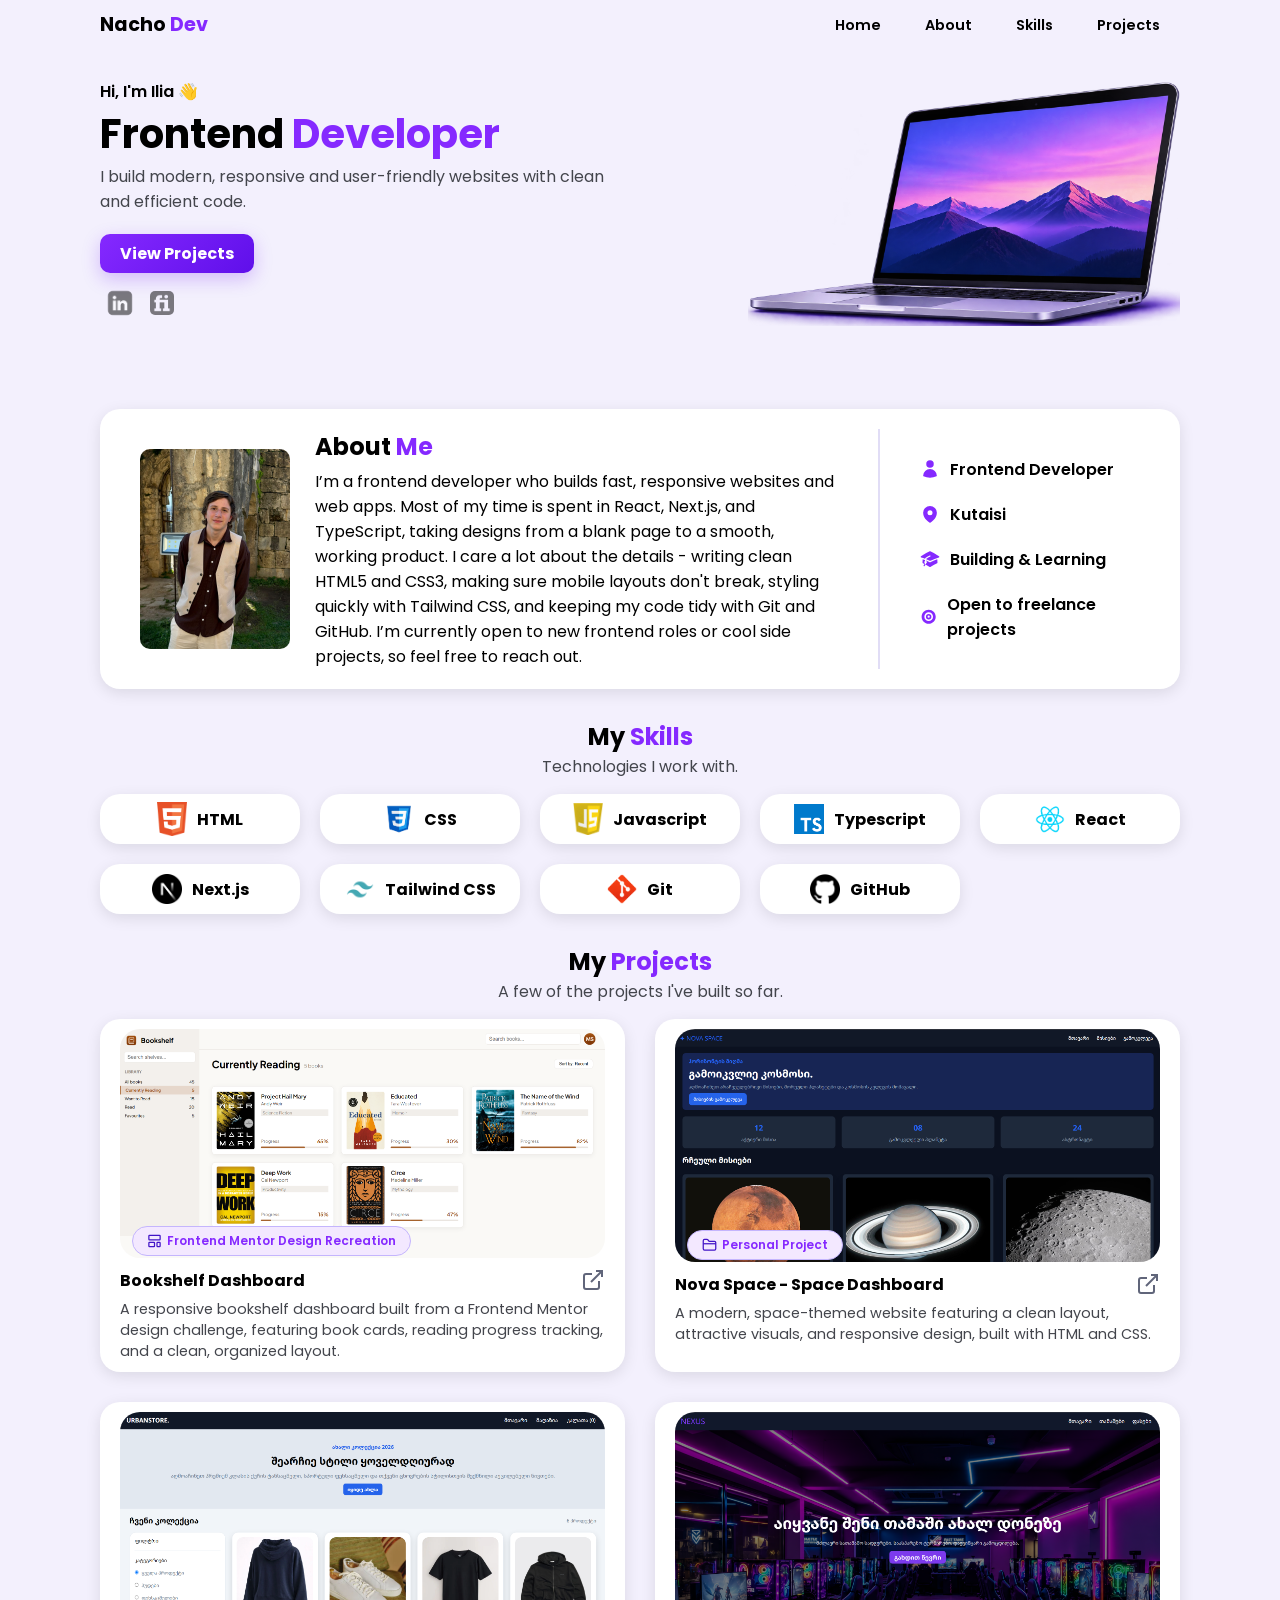
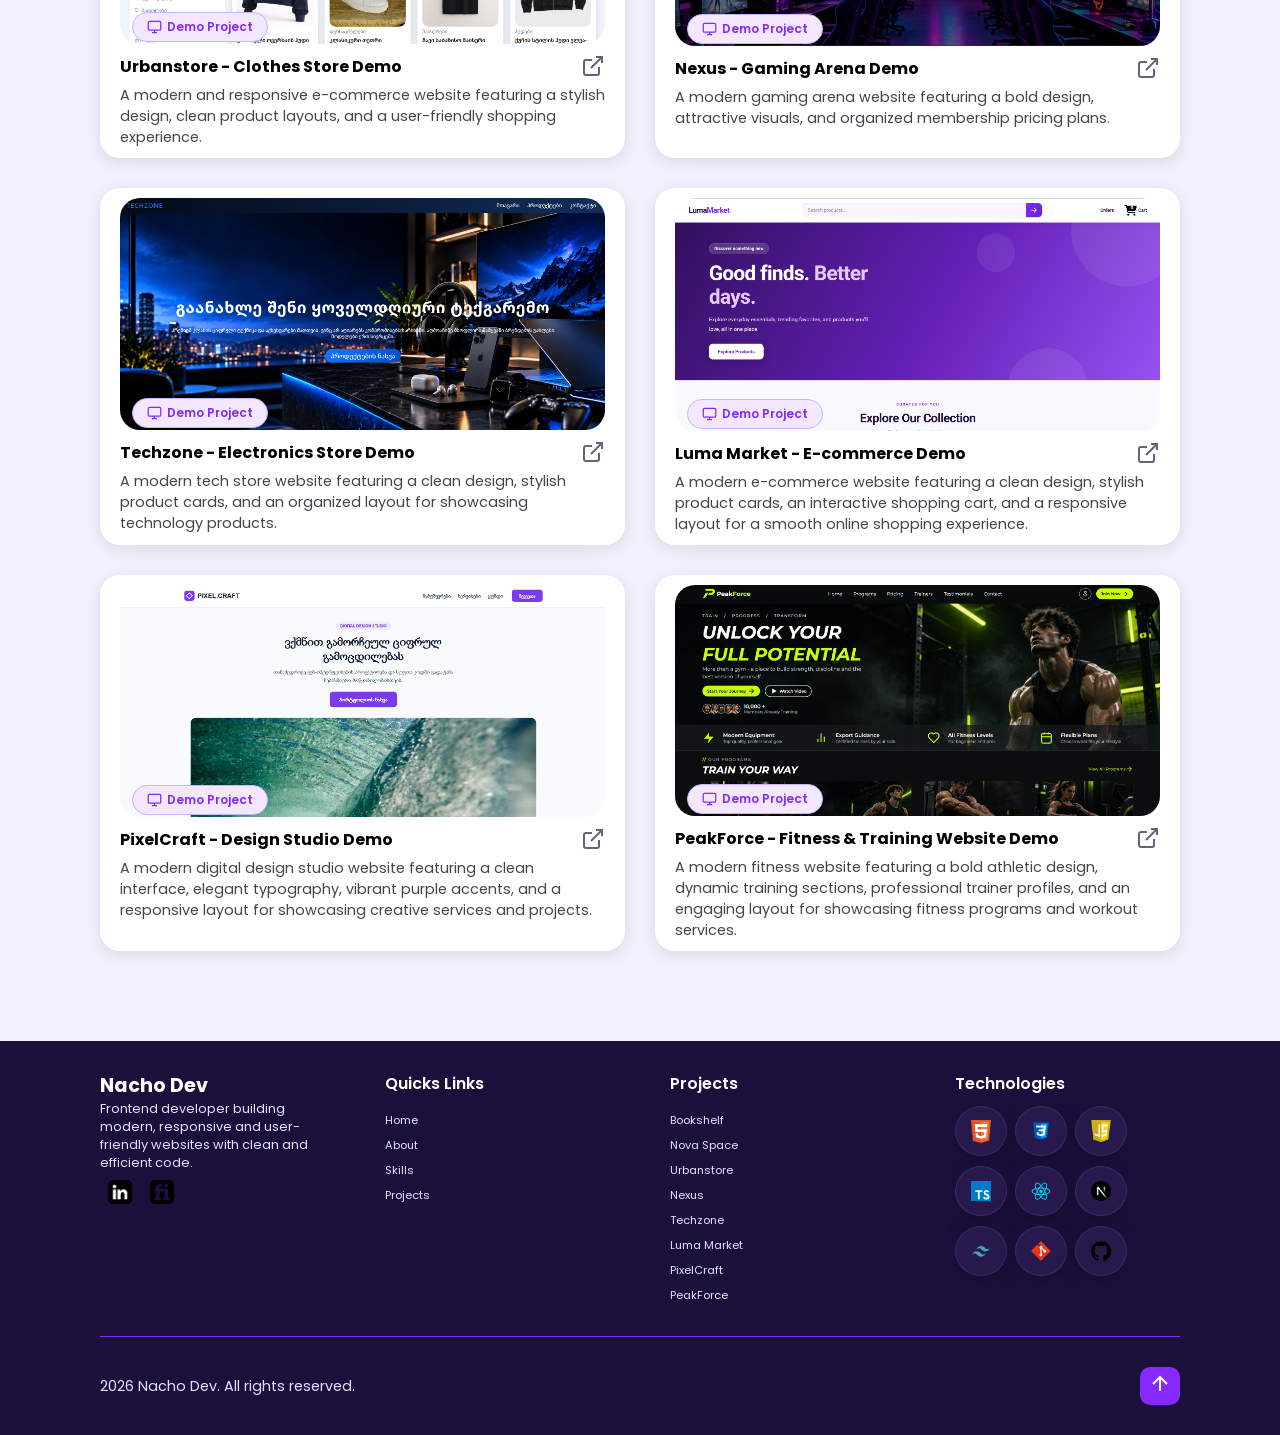
<file: index.html>
<!DOCTYPE html>
<html lang="en">
<head>
   <meta charset="UTF-8">
   <meta name="viewport" content="width=device-width, initial-scale=1.0">
   <title>Nacho Dev - Portfolio</title>
   <link rel="icon" href="images/logo.png" type="image/x-icon">
   <link rel="stylesheet" href="style.css">
   <link rel="preconnect" href="https://fonts.googleapis.com">
   <link rel="preconnect" href="https://fonts.gstatic.com" crossorigin>
   <link href="https://fonts.googleapis.com/css2?family=Poppins:ital,wght@0,100;0,200;0,300;0,400;0,500;0,600;0,700;0,800;0,900;1,100;1,200;1,300;1,400;1,500;1,600;1,700;1,800;1,900&display=swap" rel="stylesheet">
<body>
   <header class="site-header">
      <div class="logo">Nacho <span>Dev</span></div>

      <ul class="nav-links">
         <li><a href="#">Home</a></li>
         <li><a href="#about">About</a></li>
         <li><a href="#skills">Skills</a></li>
         <li><a href="#projects">Projects</a></li>
      </ul>

      <details class="mobile-menu">
         <summary>☰</summary>

         <nav>
            <a href="#">Home</a>
            <a href="#about">About</a>
            <a href="#skills">Skills</a>
            <a href="#projects">Projects</a>
         </nav>
      </details>
   </header>

   <main>
      <section class="hero-section">
         <div>
            <p class="hero-greeting">Hi, I'm Ilia 👋</p>
            <h1>Frontend <span>Developer</span></h1>
            <p class="hero-desc">I build modern, responsive and user-friendly websites with clean and efficient code.</p>
            <a href="#projects" class="view-projects-btn">View Projects</a>
            
            <div class="profile-btns">
               <a href="https://www.linkedin.com/in/ilia-n-b10301450/" target="_blank" rel="noopener noreferrer"><img src="images/linkedin-icon.webp" alt="Linkedin Icon" class="linkedin-profile-icon"></a>
               <a href="https://www.fiverr.com/sellers/narcho_dev/" target="_blank" rel="noopener noreferrer"><img src="images/fiverr-icon.png" alt="Linkedin Icon" class="fiverr-profile-icon"></a>
            </div>
         </div>
         <img src="images/hero-img.png" alt="Hero Image" class="hero-img">
      </section>

      <section class="about-section" id="about">
         <div class="main">
            <img src="images/profile.jpeg" alt="About Image">
            <div class="content">
               <h3>About <span>Me</span></h3>
               <p>I’m a frontend developer who builds fast, responsive websites and web apps. Most of my time is spent in React, Next.js, and TypeScript, taking designs from a blank page to a smooth, working product. I care a lot about the details - writing clean HTML5 and CSS3, making sure mobile layouts don't break, styling quickly with Tailwind CSS, and keeping my code tidy with Git and GitHub. I’m currently open to new frontend roles or cool side projects, so feel free to reach out.</p>
            </div>
         </div>
         <div class="aside">
            <p>
               <svg xmlns="http://www.w3.org/2000/svg" viewBox="0 0 24 24" fill="currentColor" class="w-6 h-6">
                  <path fill-rule="evenodd" d="M7.5 6a4.5 4.5 0 1 1 9 0 4.5 4.5 0 0 1-9 0ZM3.751 20.105a8.25 8.25 0 0 1 16.498 0 .75.75 0 0 1-.437.695A18.683 18.683 0 0 1 12 22.5c-2.786 0-5.433-.608-7.812-1.7a.75.75 0 0 1-.437-.695Z" clip-rule="evenodd" />
               </svg>
               Frontend Developer
            </p>

            <p>
               <svg xmlns="http://www.w3.org/2000/svg" viewBox="0 0 24 24" fill="currentColor" class="w-6 h-6">
                  <path fill-rule="evenodd" d="m11.54 22.351.07.04.028.016a.76.76 0 0 0 .723 0l.028-.015.071-.041a16.975 16.975 0 0 0 1.144-.742 19.58 19.58 0 0 0 2.683-2.282c1.944-1.99 3.963-4.98 3.963-8.827a8.25 8.25 0 0 0-16.5 0c0 3.846 2.02 6.837 3.963 8.827a19.58 19.58 0 0 0 2.682 2.282 16.975 16.975 0 0 0 1.145.742ZM12 13.5a3 3 0 1 0 0-6 3 3 0 0 0 0 6Z" clip-rule="evenodd" />
               </svg>
               Kutaisi
            </p>

            <p>
               <svg xmlns="http://www.w3.org/2000/svg" viewBox="0 0 24 24" fill="currentColor" class="w-6 h-6">
                  <path d="M11.7 2.805a.75.75 0 0 1 .6 0A60.65 60.65 0 0 1 22.83 8.72a.75.75 0 0 1-.231 1.337 49.948 49.948 0 0 0-9.902 3.912l-.003.002c-.114.06-.227.119-.34.18a.75.75 0 0 1-.707 0A50.88 50.88 0 0 0 7.5 12.173v-.224c0-.131.067-.248.172-.311a54.615 54.615 0 0 1 4.653-2.52.75.75 0 0 0-.65-1.352 56.123 56.123 0 0 0-4.78 2.589 1.858 1.858 0 0 0-.859 1.228 49.803 49.803 0 0 0-4.634-1.527.75.75 0 0 1-.231-1.337A60.653 60.653 0 0 1 11.7 2.805Z" />
                  <path d="M13.06 15.473a48.45 48.45 0 0 1 7.666-3.282c.134 1.414.22 2.843.255 4.284a.75.75 0 0 1-.46.711 47.87 47.87 0 0 0-8.105 4.342.75.75 0 0 1-.832 0 47.87 47.87 0 0 0-8.104-4.342.75.75 0 0 1-.461-.71c.035-1.442.121-2.87.255-4.286.921.304 1.83.634 2.726.99v1.27a1.5 1.5 0 0 0-.14 2.508c-.09.38-.222.753-.397 1.11.452.213.901.434 1.346.66a6.727 6.727 0 0 0 .551-1.607 1.5 1.5 0 0 0 .14-2.67v-.645a48.549 48.549 0 0 1 3.44 1.667 2.25 2.25 0 0 0 2.12 0Z" />
                  <path d="M4.462 19.462c.42-.419.753-.89 1-1.395.453.214.902.435 1.347.662a6.742 6.742 0 0 1-1.286 1.794.75.75 0 0 1-1.06-1.06Z" />
               </svg>
               Building & Learning
            </p>

            <p>
               <svg xmlns="http://www.w3.org/2000/svg" viewBox="0 0 24 24" fill="currentColor" class="w-6 h-6">
                  <path fill-rule="evenodd" d="M12 2.25c-5.385 0-9.75 4.365-9.75 9.75s4.365 9.75 9.75 9.75 9.75-4.365 9.75-9.75S17.385 2.25 12 2.25ZM12 6a6 6 0 1 0 0 12 6 6 0 0 0 0-12Zm-3.75 6a3.75 3.75 0 1 1 7.5 0 3.75 3.75 0 0 1-7.5 0ZM12 10.5a1.5 1.5 0 1 0 0 3 1.5 1.5 0 0 0 0-3Z" clip-rule="evenodd" />
               </svg>
               Open to freelance projects
            </p>
         </div>
      </section>

      <section class="skills-section" id="skills">
         <h3>My <span>Skills</span></h3>
         <p class="desc">Technologies I work with.</p>
         <div class="tech-grid">
            <div class="tech-card">
               <img src="images/tech-images/html.webp" alt="Html">
               <p>HTML</p>
            </div>

            <div class="tech-card">
               <img src="images/tech-images/css.png" alt="CSS">
               <p>CSS</p>
            </div>

            <div class="tech-card">
               <img src="images/tech-images/javascript.png" alt="Javascript">
               <p>Javascript</p>
            </div>

            <div class="tech-card">
               <img src="images/tech-images/typescript.png" alt="Typescript">
               <p>Typescript</p>
            </div>

            <div class="tech-card">
               <img src="images/tech-images/react.png" alt="React">
               <p>React</p>
            </div>

            <div class="tech-card">
               <img src="images/tech-images/nextjs.png" alt="Next.js">
               <p>Next.js</p>
            </div>

            <div class="tech-card">
               <img src="images/tech-images/tailwind.webp" alt="Tailwind CSS">
               <p>Tailwind CSS</p>
            </div>

            <div class="tech-card">
               <img src="images/tech-images/git.png" alt="Git">
               <p>Git</p>
            </div>

            <div class="tech-card">
               <img src="images/tech-images/github.png" alt="Git">
               <p>GitHub</p>
            </div>
         </div>
      </section>

      <section class="projects-section" id="projects">
         <h3>My <span>Projects</span></h3>
         <p class="desc">A few of the projects I've built so far.</p>
         <div class="projects-grid">
            <div class="project-card">
               <div class="project-image">
                  <img src="images/project-images/bookshelf.png" alt="Bookshelf website">
                  <span class="project-label">
                     <svg xmlns="http://www.w3.org/2000/svg" viewBox="0 0 24 24" width="64" height="64" fill="none" stroke="#4214C7" stroke-width="2">
                        <rect width="18" height="7" x="3" y="3" rx="1" />
                        <rect width="9" height="7" x="3" y="14" rx="1" />
                        <rect width="5" height="7" x="16" y="14" rx="1" />
                     </svg>
                     Frontend Mentor Design Recreation
                  </span>
               </div>
               <div>
                  <p class="project-name">Bookshelf Dashboard</p>
                  <a href="projects/bookshelf-dashboard/index.html" target="_blank" rel="noopener noreferrer">
                     <svg xmlns="http://www.w3.org/2000/svg" viewBox="0 0 24 24" width="24" height="24" fill="none" stroke="#1E2543" stroke-width="2">
                        <path d="M18 13v6a2 2 0 0 1-2 2H5a2 2 0 0 1-2-2V8a2 2 0 0 1 2-2h6" />
                        <polyline points="15 3 21 3 21 9" />
                        <line x1="10" y1="14" x2="21" y2="3" />
                     </svg>
                  </a>
               </div>
               
               <p class="project-desc">A responsive bookshelf dashboard built from a Frontend Mentor design challenge, featuring book cards, reading progress tracking, and a clean, organized layout.</p>
            </div>

            <div class="project-card">
               <div class="project-image">
                  <img src="images/project-images/novaspace.png" alt="Nova Space website">
                  <span class="project-label">
                     <svg xmlns="http://www.w3.org/2000/svg" viewBox="0 0 24 24" width="64" height="64" fill="none" stroke="#4214C7" stroke-width="2">
                        <path d="M4 20h16a2 2 0 0 0 2-2V8a2 2 0 0 0-2-2h-7.93a2 2 0 0 1-1.66-.9l-.82-1.2A2 2 0 0 0 7.93 3H4a2 2 0 0 0-2 2v13c0 1.1.9 2 2 2Z" />
                        <path d="M2 10h20" />
                     </svg>
                     Personal Project
                  </span>
               </div>
               <div>
                  <p class="project-name">Nova Space - Space Dashboard</p>
                  <a href="projects/nova-space-dashboard/index.html" target="_blank" rel="noopener noreferrer">
                     <svg xmlns="http://www.w3.org/2000/svg" viewBox="0 0 24 24" width="24" height="24" fill="none" stroke="#1E2543" stroke-width="2">
                        <path d="M18 13v6a2 2 0 0 1-2 2H5a2 2 0 0 1-2-2V8a2 2 0 0 1 2-2h6" />
                        <polyline points="15 3 21 3 21 9" />
                        <line x1="10" y1="14" x2="21" y2="3" />
                     </svg>
                  </a>
               </div>
               
               <p class="project-desc">A modern, space-themed website featuring a clean layout, attractive visuals, and responsive design, built with HTML and CSS.</p>
            </div>

            <div class="project-card">
               <div class="project-image">
                  <img src="images/project-images/urbanstore.png" alt="Urbanstore Website">
                  <span class="project-label">
                     <svg xmlns="http://www.w3.org/2000/svg" viewBox="0 0 24 24" width="64" height="64" fill="none" stroke="currentColor" stroke-width="2">
                        <rect x="2" y="3" width="20" height="14" rx="2" ry="2" />
                        <line x1="12" y1="17" x2="12" y2="21" />
                        <line x1="8" y1="21" x2="16" y2="21" />
                     </svg>
                     Demo Project
                  </span>
               </div>
               <div>
                  <p class="project-name">Urbanstore - Clothes Store Demo</p>
                  <a href="projects/urbanstore-clothes-shop/index.html" target="_blank" rel="noopener noreferrer">
                     <svg xmlns="http://www.w3.org/2000/svg" viewBox="0 0 24 24" width="24" height="24" fill="none" stroke="#1E2543" stroke-width="2">
                        <path d="M18 13v6a2 2 0 0 1-2 2H5a2 2 0 0 1-2-2V8a2 2 0 0 1 2-2h6" />
                        <polyline points="15 3 21 3 21 9" />
                        <line x1="10" y1="14" x2="21" y2="3" />
                     </svg>
                  </a>
               </div>
               <p class="project-desc">A modern and responsive e-commerce website featuring a stylish design, clean product layouts, and a user-friendly shopping experience.</p>
            </div>

            <div class="project-card">
               <div class="project-image">
                  <img src="images/project-images/nexus.png" alt="Nexus Website">
                  <span class="project-label">
                     <svg xmlns="http://www.w3.org/2000/svg" viewBox="0 0 24 24" width="64" height="64" fill="none" stroke="currentColor" stroke-width="2">
                        <rect x="2" y="3" width="20" height="14" rx="2" ry="2" />
                        <line x1="12" y1="17" x2="12" y2="21" />
                        <line x1="8" y1="21" x2="16" y2="21" />
                     </svg>
                     Demo Project
                  </span>
               </div>
               <div>
                  <p class="project-name">Nexus - Gaming Arena Demo</p>
                  <a href="projects/nexus-gaming-arena/index.html" target="_blank" rel="noopener noreferrer">
                     <svg xmlns="http://www.w3.org/2000/svg" viewBox="0 0 24 24" width="24" height="24" fill="none" stroke="#1E2543" stroke-width="2">
                        <path d="M18 13v6a2 2 0 0 1-2 2H5a2 2 0 0 1-2-2V8a2 2 0 0 1 2-2h6" />
                        <polyline points="15 3 21 3 21 9" />
                        <line x1="10" y1="14" x2="21" y2="3" />
                     </svg>
                  </a>
               </div>
               <p class="project-desc">A modern gaming arena website featuring a bold design, attractive visuals, and organized membership pricing plans.</p>
            </div>

            <div class="project-card">
               <div class="project-image">
                  <img src="images/project-images/techzone.png" alt="Nexus Website">
                  <span class="project-label">
                     <svg xmlns="http://www.w3.org/2000/svg" viewBox="0 0 24 24" width="64" height="64" fill="none" stroke="currentColor" stroke-width="2">
                        <rect x="2" y="3" width="20" height="14" rx="2" ry="2" />
                        <line x1="12" y1="17" x2="12" y2="21" />
                        <line x1="8" y1="21" x2="16" y2="21" />
                     </svg>
                     Demo Project
                  </span>
               </div>
               <div>
                  <p class="project-name">Techzone - Electronics Store Demo</p>
                  <a href="projects/techzone-tech-store/index.html" target="_blank" rel="noopener noreferrer">
                     <svg xmlns="http://www.w3.org/2000/svg" viewBox="0 0 24 24" width="24" height="24" fill="none" stroke="#1E2543" stroke-width="2">
                        <path d="M18 13v6a2 2 0 0 1-2 2H5a2 2 0 0 1-2-2V8a2 2 0 0 1 2-2h6" />
                        <polyline points="15 3 21 3 21 9" />
                        <line x1="10" y1="14" x2="21" y2="3" />
                     </svg>
                  </a>
               </div>
               <p class="project-desc">A modern tech store website featuring a clean design, stylish product cards, and an organized layout for showcasing technology products.</p>
            </div>

            <div class="project-card">
               <div class="project-image">
                  <img src="images/project-images/luma-market.png" alt="Nexus Website">
                  <span class="project-label">
                     <svg xmlns="http://www.w3.org/2000/svg" viewBox="0 0 24 24" width="64" height="64" fill="none" stroke="currentColor" stroke-width="2">
                        <rect x="2" y="3" width="20" height="14" rx="2" ry="2" />
                        <line x1="12" y1="17" x2="12" y2="21" />
                        <line x1="8" y1="21" x2="16" y2="21" />
                     </svg>
                     Demo Project
                  </span>
               </div>
               <div>
                  <p class="project-name">Luma Market - E-commerce Demo</p>
                  <a href="https://luma-market-demo.vercel.app" target="_blank" rel="noopener noreferrer">
                     <svg xmlns="http://www.w3.org/2000/svg" viewBox="0 0 24 24" width="24" height="24" fill="none" stroke="#1E2543" stroke-width="2">
                        <path d="M18 13v6a2 2 0 0 1-2 2H5a2 2 0 0 1-2-2V8a2 2 0 0 1 2-2h6" />
                        <polyline points="15 3 21 3 21 9" />
                        <line x1="10" y1="14" x2="21" y2="3" />
                     </svg>
                  </a>
               </div>
               <p class="project-desc">A modern e-commerce website featuring a clean design, stylish product cards, an interactive shopping cart, and a responsive layout for a smooth online shopping experience.</p>
            </div>

            <div class="project-card">
               <div class="project-image">
                  <img src="images/project-images/pixel-craft.png" alt="Pixel Craft Website">
                  <span class="project-label">
                     <svg xmlns="http://www.w3.org/2000/svg" viewBox="0 0 24 24" width="64" height="64" fill="none" stroke="currentColor" stroke-width="2">
                        <rect x="2" y="3" width="20" height="14" rx="2" ry="2" />
                        <line x1="12" y1="17" x2="12" y2="21" />
                        <line x1="8" y1="21" x2="16" y2="21" />
                     </svg>
                     Demo Project
                  </span>
               </div>
               <div>
                  <p class="project-name">PixelCraft - Design Studio Demo</p>
                  <a href="projects/pixel-craft-agency/index.html" target="_blank" rel="noopener noreferrer">
                     <svg xmlns="http://www.w3.org/2000/svg" viewBox="0 0 24 24" width="24" height="24" fill="none" stroke="#1E2543" stroke-width="2">
                        <path d="M18 13v6a2 2 0 0 1-2 2H5a2 2 0 0 1-2-2V8a2 2 0 0 1 2-2h6" />
                        <polyline points="15 3 21 3 21 9" />
                        <line x1="10" y1="14" x2="21" y2="3" />
                     </svg>
                  </a>
               </div>
               <p class="project-desc">A modern digital design studio website featuring a clean interface, elegant typography, vibrant purple accents, and a responsive layout for showcasing creative services and projects.</p>
            </div>

            <div class="project-card">
               <div class="project-image">
                  <img src="images/project-images/peakforce.png" alt="PeakForce Website">
                  <span class="project-label">
                     <svg xmlns="http://www.w3.org/2000/svg" viewBox="0 0 24 24" width="64" height="64" fill="none" stroke="currentColor" stroke-width="2">
                        <rect x="2" y="3" width="20" height="14" rx="2" ry="2" />
                        <line x1="12" y1="17" x2="12" y2="21" />
                        <line x1="8" y1="21" x2="16" y2="21" />
                     </svg>
                     Demo Project
                  </span>
               </div>
               <div>
                  <p class="project-name">PeakForce - Fitness &amp; Training Website Demo</p>
                  <a href="projects/peakforce-fitness-website/index.html" target="_blank" rel="noopener noreferrer">
                     <svg xmlns="http://www.w3.org/2000/svg" viewBox="0 0 24 24" width="24" height="24" fill="none" stroke="#1E2543" stroke-width="2">
                        <path d="M18 13v6a2 2 0 0 1-2 2H5a2 2 0 0 1-2-2V8a2 2 0 0 1 2-2h6" />
                        <polyline points="15 3 21 3 21 9" />
                        <line x1="10" y1="14" x2="21" y2="3" />
                     </svg>
                  </a>
               </div>
               <p class="project-desc">A modern fitness website featuring a bold athletic design, dynamic training sections, professional trainer profiles, and an engaging layout for showcasing fitness programs and workout services.</p>
            </div>
         </div>
      </section>
   </main>

   <footer class="site-footer">
      <div class="footer-top">
         <div class="footer-about">
            <p class="name">Nacho Dev</p>
            <p class="about-desc">Frontend developer building modern, responsive and user-friendly websites with clean and efficient code.</p>
            <div class="footer-profile-btns">
               <a href="https://www.linkedin.com/in/ilia-n-b10301450/" target="_blank" rel="noopener noreferrer"><img src="images/linkedin-icon.webp" alt="Linkedin Icon" class="linkedin-profile-icon"></a>
               <a href="https://www.fiverr.com/narcho_dev" target="_blank" rel="noopener noreferrer"><img src="images/fiverr-icon.png" alt="Fiverr Icon" class="fiverr-profile-icon"></a>
            </div>
         </div>

         <div class="footer-quick-links">
            <p class="title">Quicks Links</p>
            <ul class="footer-links">
               <li><a href="">Home</a></li>
               <li><a href="">About</a></li>
               <li><a href="">Skills</a></li>
               <li><a href="">Projects</a></li>
            </ul>
         </div>

         <div class="projects">
            <p class="title">Projects</p>
            <ul class="footer-links">
               <li><a href="projects/bookshelf-dashboard/index.html" target="_blank" rel="noopener noreferrer">Bookshelf</a></li>
               <li><a href="projects/nova-space-dashboard/index.html" target="_blank" rel="noopener noreferrer">Nova Space</a></li>
               <li><a href="projects/urbanstore-clothes-shop/index.html" target="_blank" rel="noopener noreferrer">Urbanstore</a></li>
               <li><a href="projects/nexus-gaming-arena/index.html" target="_blank" rel="noopener noreferrer">Nexus</a></li>
               <li><a href="projects/techzone-tech-store/index.html" target="_blank" rel="noopener noreferrer">Techzone</a></li>
               <li><a href="https://luma-market-demo.vercel.app" target="_blank" rel="noopener noreferrer">Luma Market</a></li>
               <li><a href="projects/pixel-craft-agency/index.html" target="_blank" rel="noopener noreferrer">PixelCraft</a></li>
               <li><a href="projects/peakforce-fitness-website/index.html" target="_blank" rel="noopener noreferrer">PeakForce</a></li>
            </ul>
         </div>

         <div class="footer-tech-sec">
            <p class="title">Technologies</p>
            <div class="footer-tech-grid">
               <div class="footer-tech-card">
                  <img src="images/tech-images/html.webp" alt="Html">
               </div>

               <div class="footer-tech-card">
                  <img src="images/tech-images/css.png" alt="CSS">
               </div>

               <div class="footer-tech-card">
                  <img src="images/tech-images/javascript.png" alt="Javascript">
               </div>

               <div class="footer-tech-card">
                  <img src="images/tech-images/typescript.png" alt="Typescript">
               </div>

               <div class="footer-tech-card">
                  <img src="images/tech-images/react.png" alt="React">
               </div>

               <div class="footer-tech-card">
                  <img src="images/tech-images/nextjs.png" alt="Next.js">
               </div>

               <div class="footer-tech-card">
                  <img src="images/tech-images/tailwind.webp" alt="Tailwind CSS">
               </div>

               <div class="footer-tech-card">
                  <img src="images/tech-images/git.png" alt="Git">
               </div>

               <div class="footer-tech-card">
                  <img src="images/tech-images/github.png" alt="Git">
               </div>
            </div>
         </div>
      </div>
      
      <div class="footer-foot">
         <p>2026 Nacho Dev. All rights reserved.</p>
         <a href="#" class="top-link">
           <svg xmlns="http://www.w3.org/2000/svg" viewBox="0 0 24 24" width="24" height="24" fill="none" stroke="#FFFFFF" stroke-width="2" style="stroke: #FFFFFF;">
               <path d="M12 19V5" />
               <path d="M5 12l7-7 7 7" />
            </svg>
         </a>
      </div>
   </footer>
</body>
</html>
</file>
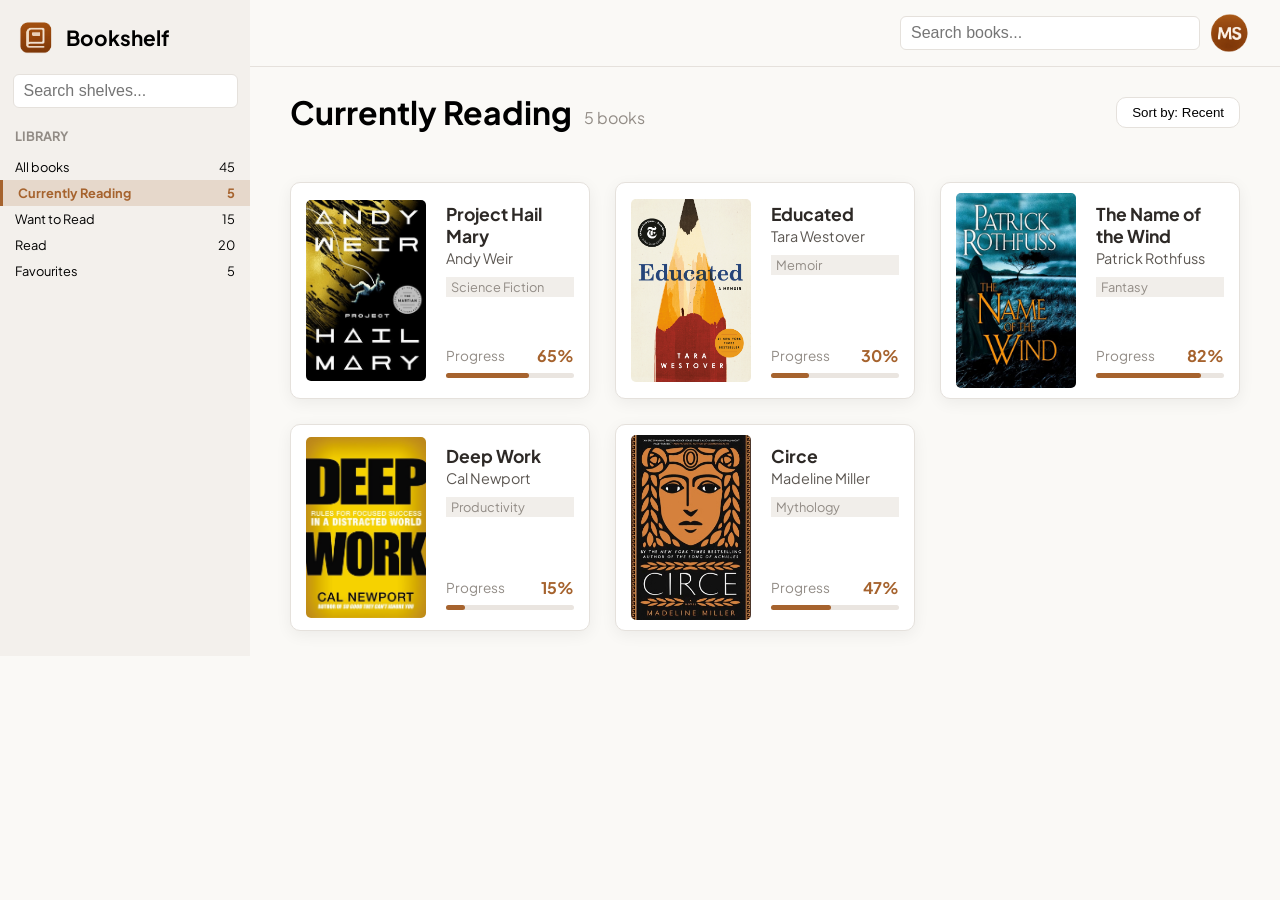
<file: projects/bookshelf-dashboard/index.html>
<!DOCTYPE html>
<html lang="en">
<head>
   <meta charset="UTF-8">
   <meta name="viewport" content="width=device-width, initial-scale=1.0">
   <title>Bookshelf Dashboard</title>
   <link rel="stylesheet" href="style.css">
   <link rel="preconnect" href="https://fonts.googleapis.com">
   <link rel="preconnect" href="https://fonts.gstatic.com" crossorigin>
   <link href="https://fonts.googleapis.com/css2?family=Plus+Jakarta+Sans:ital,wght@0,200..800;1,200..800&display=swap" rel="stylesheet">
</head>
<body>
   <div class="dashboard">
      <aside class="sidebar">
         <div class="top">
            <div class="logo">
               <img src="images/sidebar-icon.png" alt="Bookshelf Icon" class="sidebar-icon">
               <p>Bookshelf</p>
            </div>
            <input type="text" class="sidebar-search-bar" placeholder="Search shelves...">
         </div>
         <div class="main">
            <h4>LIBRARY</h4>
            <div class="pages-list">
               <div class="page-card">
                  <p class="page-name">All books</p>
                  <p class="stat">45</p>
               </div>

               <div class="page-card current-page">
                  <p class="page-name">Currently Reading</p>
                  <p class="stat">5</p>
               </div>

               <div class="page-card">
                  <p class="page-name">Want to Read</p>
                  <p class="stat">15</p>
               </div>

               <div class="page-card">
                  <p class="page-name">Read</p>
                  <p class="stat">20</p>
               </div>

               <div class="page-card">
                  <p class="page-name">Favourites</p>
                  <p class="stat">5</p>
               </div>
            </div>
         </div>
      </aside>

      <main>
         <header class="main-header">
            <input type="text" class="header-search-bar" placeholder="Search books...">
            <img src="images/profile-icon.png" alt="Profile icon" class="profile-img">
         </header>

         <section class="page-heading">
            <div class="heading-left">
               <h2>Currently Reading</h2>
               <p>5 books</p>
            </div>
            <button class="sort-btn">Sort by: Recent</button>
         </section>

         <section class="books-grid">
            <div class="book-card">
               <img src="images/book-hail-mary.jpg" alt="Book 'Hail Mary'" class="book-img">
               <div class="book-content">
                  <div class="top">
                     <p class="book-name">Project Hail Mary</p>
                     <p class="book-author">Andy Weir</p>
                     <p class="book-category">Science Fiction</p>
                  </div>

                  <div class="footer">
                     <div class="progress-stat">
                        <p class="progress-text">Progress</p>
                        <p class="progress-value">65%</p>
                     </div>
                     <div class="progress-bar">
                        <div class="progress-range-65"></div>
                     </div>
                  </div>
               </div>
            </div>

            <div class="book-card">
               <img src="images/book-educated.jpg" alt="Book 'Educated'" class="book-img">
               <div class="book-content">
                  <div class="top">
                     <p class="book-name">Educated</p>
                     <p class="book-author">Tara Westover</p>
                     <p class="book-category">Memoir</p>
                  </div>

                  <div class="footer">
                     <div class="progress-stat">
                        <p class="progress-text">Progress</p>
                        <p class="progress-value">30%</p>
                     </div>
                     <div class="progress-bar">
                        <div class="progress-range-30"></div>
                     </div>
                  </div>
               </div>
            </div>

            <div class="book-card">
               <img src="images/book-the-name-of-the-wind.jpg" alt="Book 'The Name of the Wind'" class="book-img">
               <div class="book-content">
                  <div class="top">
                     <p class="book-name">The Name of the Wind</p>
                     <p class="book-author">Patrick Rothfuss</p>
                     <p class="book-category">Fantasy</p>
                  </div>

                  <div class="footer">
                     <div class="progress-stat">
                        <p class="progress-text">Progress</p>
                        <p class="progress-value">82%</p>
                     </div>
                     <div class="progress-bar">
                        <div class="progress-range-82"></div>
                     </div>
                  </div>
               </div>
            </div>

            <div class="book-card">
               <img src="images/book-deep-work.jpg" alt="Book 'Deep Work'" class="book-img">
               <div class="book-content">
                  <div class="top">
                     <p class="book-name">Deep Work</p>
                     <p class="book-author">Cal Newport</p>
                     <p class="book-category">Productivity</p>
                  </div>

                  <div class="footer">
                     <div class="progress-stat">
                        <p class="progress-text">Progress</p>
                        <p class="progress-value">15%</p>
                     </div>
                     <div class="progress-bar">
                        <div class="progress-range-15"></div>
                     </div>
                  </div>
               </div>
            </div>

            <div class="book-card">
               <img src="images/book-circe.jpg" alt="Book 'Circe'" class="book-img">
               <div class="book-content">
                  <div class="top">
                     <p class="book-name">Circe</p>
                     <p class="book-author">Madeline Miller</p>
                     <p class="book-category">Mythology</p>
                  </div>

                  <div class="footer">
                     <div class="progress-stat">
                        <p class="progress-text">Progress</p>
                        <p class="progress-value">47%</p>
                     </div>
                     <div class="progress-bar">
                        <div class="progress-range-47"></div>
                     </div>
                  </div>
               </div>
            </div>
         </section>
      </main>
   </div>
</body>
</html>
</file>
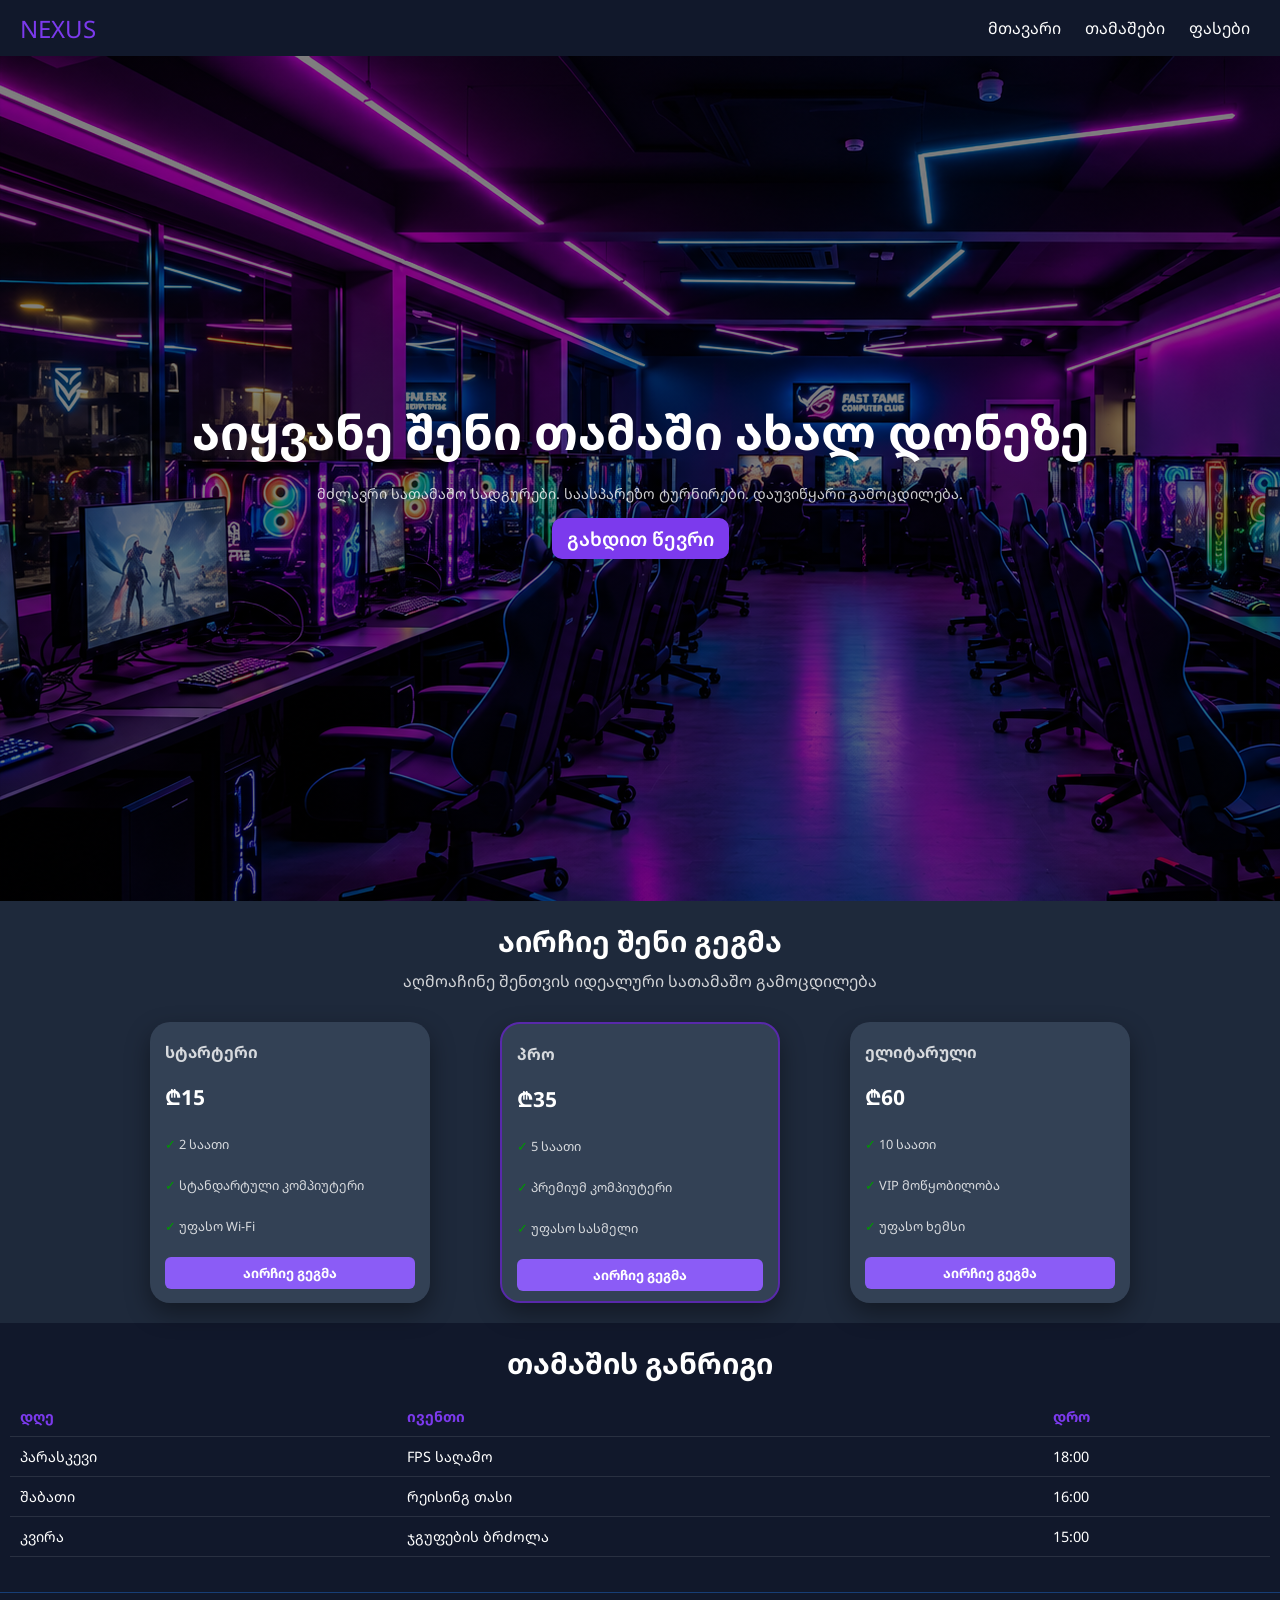
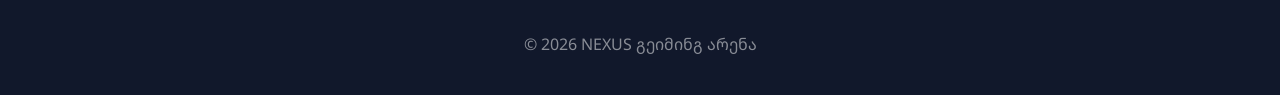
<file: projects/nexus-gaming-arena/index.html>
<!DOCTYPE html>
<html lang="en">
<head>
   <meta charset="UTF-8">
   <meta name="viewport" content="width=device-width, initial-scale=1.0">
   <title>Nexus - გეიმინგ არენა</title>
   <link rel="stylesheet" href="style.css">
   <link rel="preconnect" href="https://fonts.googleapis.com">
   <link rel="preconnect" href="https://fonts.gstatic.com" crossorigin>
   <link href="https://fonts.googleapis.com/css2?family=Noto+Sans+Georgian:wght@100..900&display=swap" rel="stylesheet">
</head>
<body>
   <header class="site-header">
      <a href="#" class="logo">NEXUS</a>
      <div class="nav-right">
         <a href="#">მთავარი</a>
         <a href="#">თამაშები</a>
         <a href="#plans">ფასები</a>
      </div>

      <details class="mobile-menu">
         <summary>☰</summary>

         <nav>
            <a href="#">მთავარი</a>
            <a href="#">თამაშები</a>
            <a href="#plans">ფასები</a>
         </nav>
      </details>
   </header>

   <main>
      <section class="hero-section">
         <h1>აიყვანე შენი თამაში ახალ დონეზე</h1>
         <p>მძლავრი სათამაშო სადგურები. საასპარეზო ტურნირები. დაუვიწყარი გამოცდილება.</p>
         <button>გახდით წევრი</button>
      </section>

      <section class="plans-section" id="plans">
         <h2>აირჩიე შენი გეგმა</h2>
         <p class="plans-section-description">აღმოაჩინე შენთვის იდეალური სათამაშო გამოცდილება</p>

         <div class="plan-cards">
            <div class="plan-card">
               <p class="plan-name">სტარტერი</p>
               <p class="plan-price">₾15</p>
               <p class="plan-condition"><span>&#10003;</span> 2 საათი</p>
               <p class="plan-condition"><span>&#10003;</span> სტანდარტული კომპიუტერი</p>
               <p class="plan-condition"><span>&#10003;</span> უფასო Wi-Fi</p>
               <button class="plan-card-btn">აირჩიე გეგმა</button>
            </div>

            <div class="plan-card chosen">
               <p class="plan-name">პრო</p>
               <p class="plan-price">₾35</p>
               <p class="plan-condition"><span>&#10003;</span> 5 საათი</p>
               <p class="plan-condition"><span>&#10003;</span> პრემიუმ კომპიუტერი</p>
               <p class="plan-condition"><span>&#10003;</span> უფასო სასმელი</p>
               <button class="plan-card-btn">აირჩიე გეგმა</button>
            </div>

            <div class="plan-card">
               <p class="plan-name">ელიტარული</p>
               <p class="plan-price">₾60</p>
               <p class="plan-condition"><span>&#10003;</span> 10 საათი</p>
               <p class="plan-condition"><span>&#10003;</span> VIP მოწყობილობა</p>
               <p class="plan-condition"><span>&#10003;</span> უფასო ხემსი</p>
               <button class="plan-card-btn">აირჩიე გეგმა</button>
            </div>
         </div>
      </section>

      <section class="schedule-section">
         <h2>თამაშის განრიგი</h2>

         <table class="schedule-table">
            <thead>
               <tr>
                  <th>დღე</th>
                  <th>ივენთი</th>
                  <th>დრო</th>
               </tr>
            </thead>

            <tbody>
               <tr>
                  <td>პარასკევი</td>
                  <td>FPS საღამო</td>
                  <td>18:00</td>
               </tr>

               <tr>
                  <td>შაბათი</td>
                  <td>რეისინგ თასი</td>
                  <td>16:00</td>
               </tr>

               <tr>
                  <td>კვირა</td>
                  <td>ჯგუფების ბრძოლა</td>
                  <td>15:00</td>
               </tr>
            </tbody>
         </table>
      </section>
   </main>

   <footer class="site-footer">
      <p>&copy; 2026 NEXUS გეიმინგ არენა</p>
   </footer>
</body>
</html>
</file>
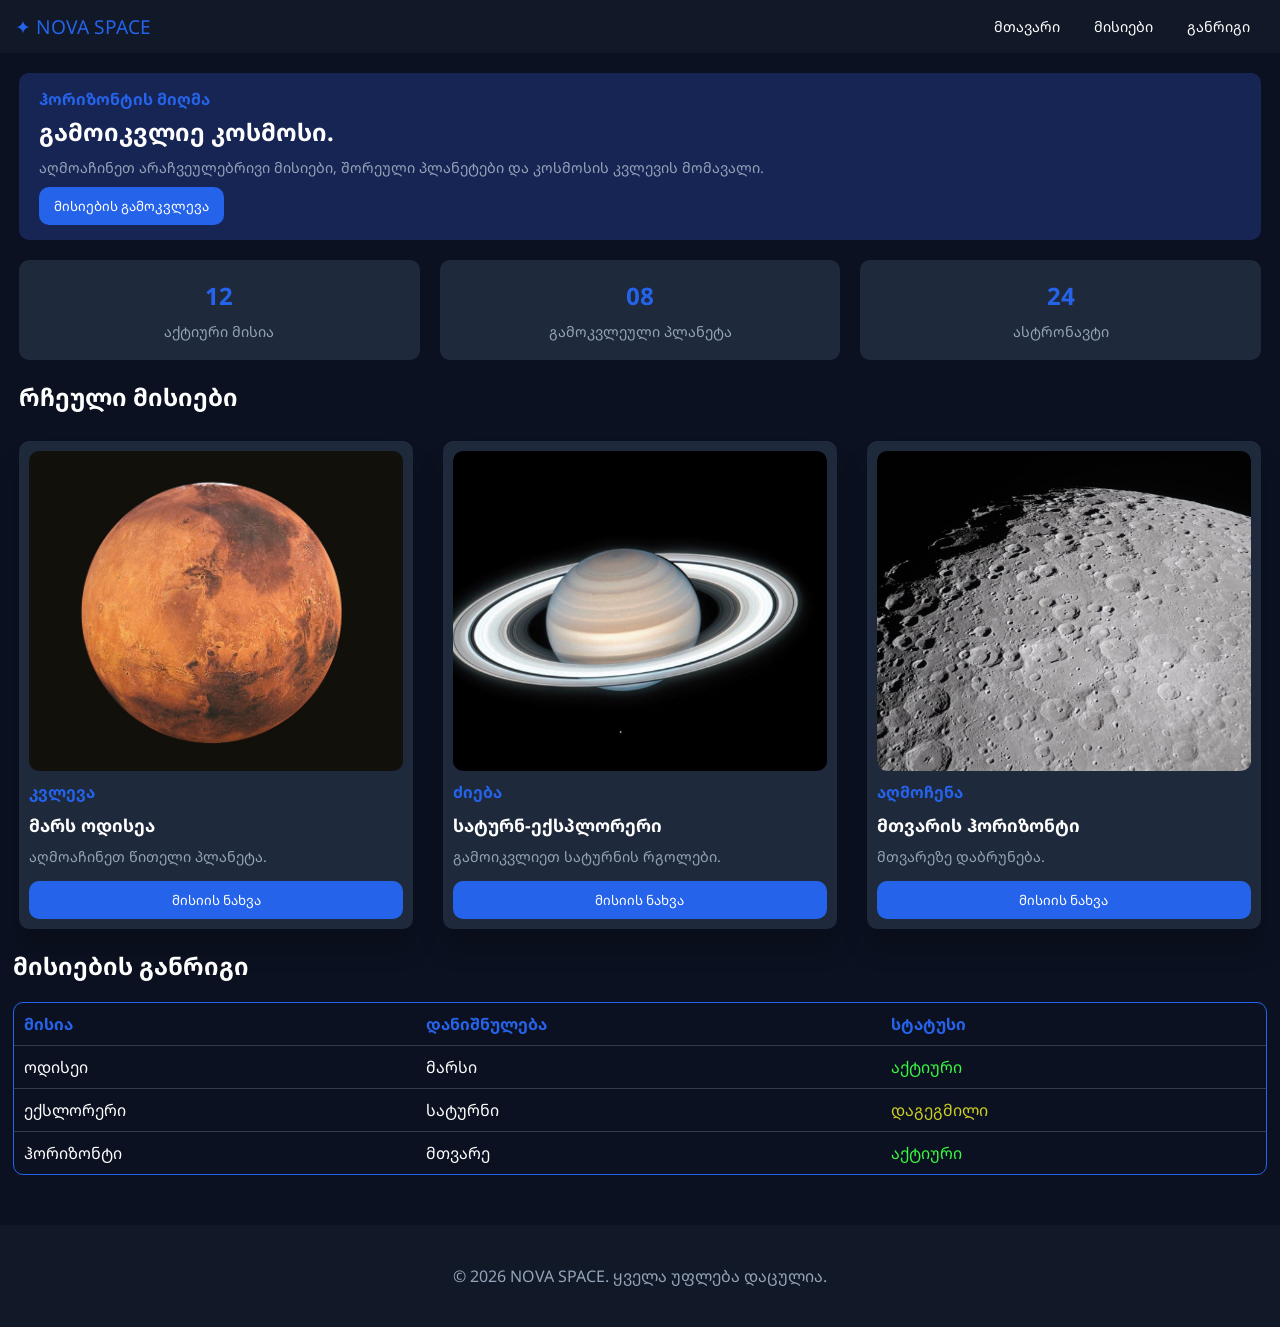
<file: projects/nova-space-dashboard/index.html>
<!DOCTYPE html>
<html lang="ka">
<head>
   <meta charset="UTF-8">
   <meta name="viewport" content="width=device-width, initial-scale=1.0">
   <title>Nova Space</title>
   <link rel="stylesheet" href="style.css">
   <link rel="preconnect" href="https://fonts.googleapis.com">
   <link rel="preconnect" href="https://fonts.gstatic.com" crossorigin>
   <link href="https://fonts.googleapis.com/css2?family=Noto+Sans+Georgian:wght@100..900&display=swap" rel="stylesheet">
</head>
<body>
   <header class="navbar">
      <div class="logo">✦ NOVA SPACE</div>
      <ul class="nav-links">
         <li><a href="#">მთავარი</a></li>
         <li><a href="#missions">მისიები</a></li>
         <li><a href="#schedule">განრიგი</a></li>
      </ul>

      <details class="mobile-menu">
         <summary>☰</summary>

         <nav>
            <li><a href="#">მთავარი</a></li>
            <li><a href="#missions">მისიები</a></li>
            <li><a href="#schedule">განრიგი</a></li>
         </nav>
      </details>
   </header>

   <main>
      <section class="hero-section">
         <p class="paragraph-catchy">ჰორიზონტის მიღმა</p>
         <h1>გამოიკვლიე კოსმოსი.</h1>
         <p class="hero-desc">აღმოაჩინეთ არაჩვეულებრივი მისიები, შორეული პლანეტები და კოსმოსის კვლევის მომავალი.</p>
         <button>მისიების გამოკვლევა</button>
      </section>

      <section class="stats-section">
         <div class="stat-card">
            <p class="stat-value">12</p>
            <p class="stat-name">აქტიური მისია</p>
         </div>

         <div class="stat-card">
            <p class="stat-value">08</p>
            <p class="stat-name">გამოკვლეული პლანეტა</p>
         </div>

         <div class="stat-card">
            <p class="stat-value">24</p>
            <p class="stat-name">ასტრონავტი</p>
         </div>
      </section>

      <section class="missions-section" id="missions">
         <h2>რჩეული მისიები</h2>
         <div class="missions-grid">
            <div class="mission-card">
               <img src="images/mars.jpg" alt="მარსი" class="mission-card-img">
               <p class="mission-category">კვლევა</p>
               <p class="mission-name">მარს ოდისეა</p>
               <p class="mission-desc">აღმოაჩინეთ წითელი პლანეტა.</p>
               <button>მისიის ნახვა</button>
            </div>

            <div class="mission-card">
               <img src="images/saturn.jpg" alt="სატურნი" class="mission-card-img">
               <p class="mission-category">ძიება</p>
               <p class="mission-name">სატურნ-ექსპლორერი</p>
               <p class="mission-desc">გამოიკვლიეთ სატურნის რგოლები.</p>
               <button>მისიის ნახვა</button>
            </div>

            <div class="mission-card">
               <img src="images/moon.jpg" alt="მთვარე" class="mission-card-img">
               <p class="mission-category">აღმოჩენა</p>
               <p class="mission-name">მთვარის ჰორიზონტი</p>
               <p class="mission-desc">მთვარეზე დაბრუნება.</p>
               <button>მისიის ნახვა</button>
            </div>
         </div>
      </section>

      <section class="schedule-section" id="schedule">
         <h2>მისიების განრიგი</h2>

         <table class="schedule-table">
            <thead>
               <tr class="bordered">
                  <th>მისია</th>
                  <th>დანიშნულება</th>
                  <th>სტატუსი</th>
               </tr>
            </thead>

            <tbody>
               <tr class="bordered">
                  <td>ოდისეი</td>
                  <td>მარსი</td>
                  <td class="active">აქტიური</td>
               </tr>

               <tr class="bordered">
                  <td>ექსლორერი</td>
                  <td>სატურნი</td>
                  <td class="planned">დაგეგმილი</td>
               </tr>

               <tr>
                  <td>ჰორიზონტი</td>
                  <td>მთვარე</td>
                  <td class="active">აქტიური</td>
               </tr>
            </tbody>
         </table>
      </section>
   </main>

   <footer class="site-footer">
      <p>&copy; 2026 NOVA SPACE. ყველა უფლება დაცულია.</p>
   </footer>
</body>
</html>
</file>
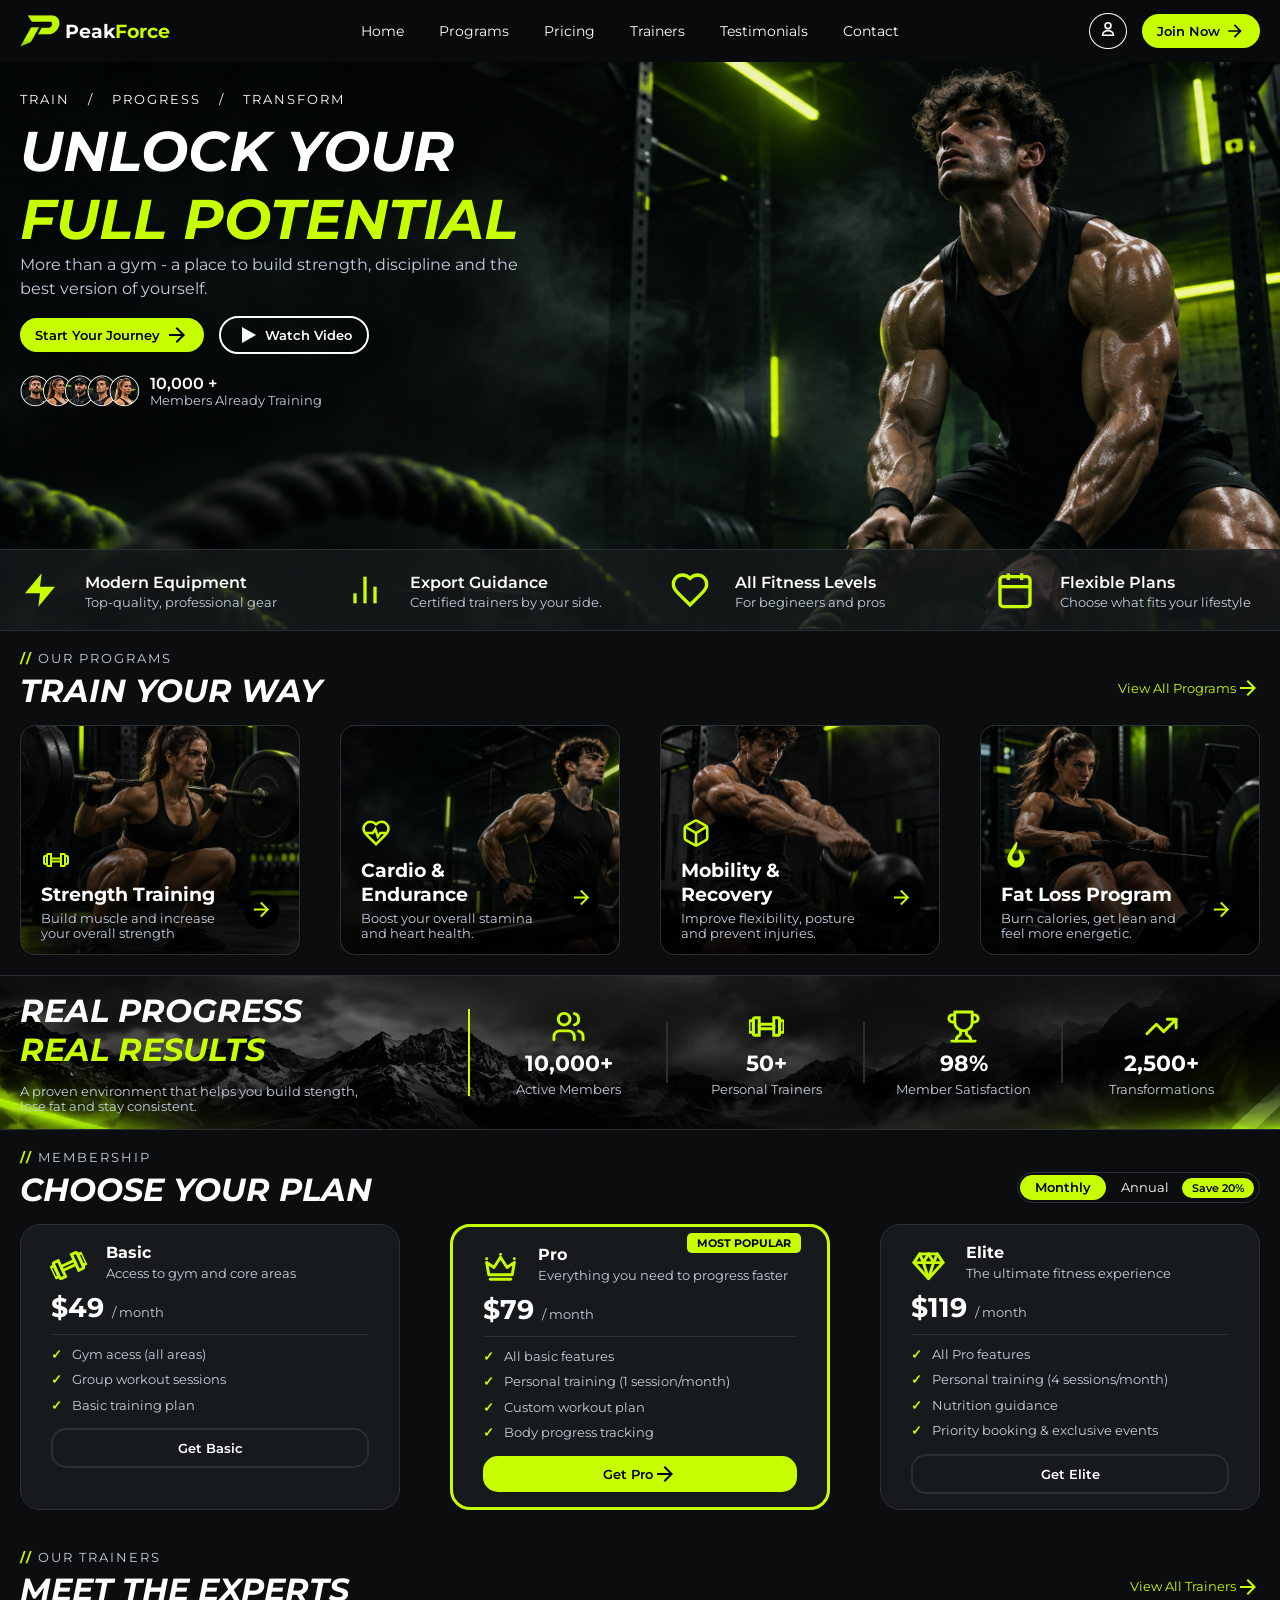
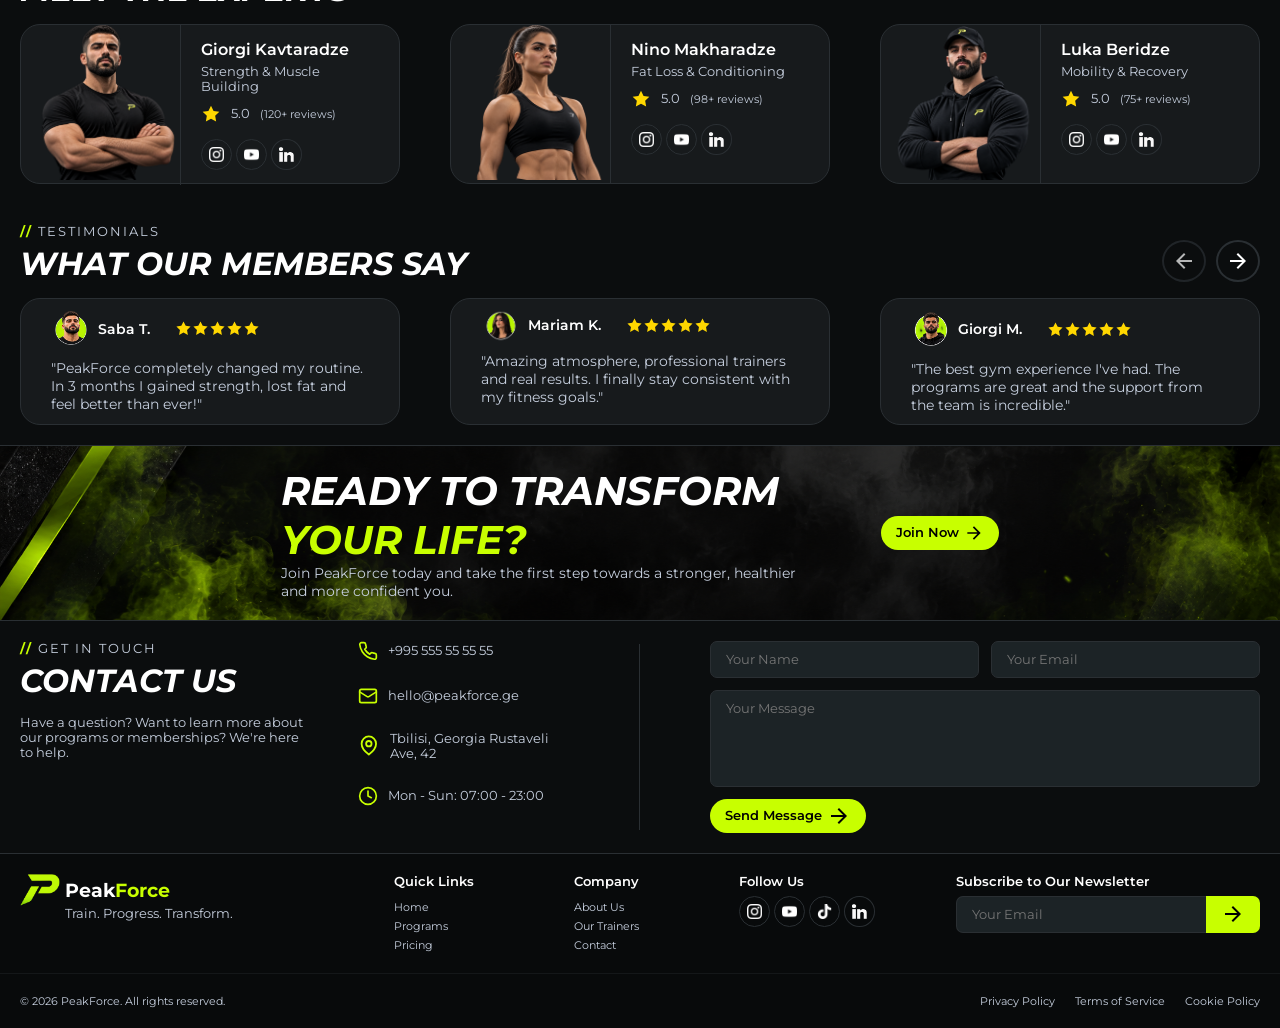
<file: projects/peakforce-fitness-website/index.html>
<!DOCTYPE html>
<html lang="en">
<head>
   <meta charset="UTF-8">
   <meta name="viewport" content="width=device-width, initial-scale=1.0">
   <title>PeakForce - Fitness & Training Website Demo</title>
   <link rel="stylesheet" href="style.css">
   <link rel="preconnect" href="https://fonts.googleapis.com">
   <link rel="preconnect" href="https://fonts.gstatic.com" crossorigin>
   <link href="https://fonts.googleapis.com/css2?family=Montserrat:ital,wght@0,100..900;1,100..900&display=swap" rel="stylesheet">
</head>
<body>
   <header class="header">
      <div class="header-inner">
         <div class="website-logo">
            <img src="images/logo.png" alt="Logo" class="logo-img">
            <span class="fitness-name">Peak<span>Force</span></span>
         </div>

         <nav class="nav-links">
            <a href="#">Home</a>
            <a href="#programs">Programs</a>
            <a href="#pricing">Pricing</a>
            <a href="#trainers">Trainers</a>
            <a href="#testimonials">Testimonials</a>
            <a href="#contact">Contact</a>
         </nav>

         <div class="registration">
            <a href="#" class="profile-btn">
               <svg xmlns="http://www.w3.org/2000/svg" viewBox="0 0 24 24" width="24" height="24" fill="none" stroke="currentColor" stroke-width="2">
                  <circle cx="12" cy="8" r="3.5" />
                  <path d="M5.5 19.5c0-3.3 2.9-5.5 6.5-5.5s6.5 2.2 6.5 5.5z" />
               </svg>
            </a>
            <a href="#" class="join-btn">
               <span>Join Now</span>
               <svg xmlns="http://www.w3.org/2000/svg" viewBox="0 0 24 24" width="24" height="24" fill="black">
                  <path d="M12 4l-1.41 1.41L16.17 11H4v2h12.17l-5.58 5.59L12 20l8-8z" />
               </svg>
            </a>
         </div>
      </div>
   </header>

   <main>
      <section class="hero-section">
         <div class="hero-inner">
            <p class="hero-badge">TRAIN &ThickSpace; / &ThickSpace; PROGRESS &ThickSpace; / &ThickSpace; TRANSFORM</p>
            <h1>UNLOCK YOUR <span>FULL POTENTIAL</span></h1>
            <p class="hero-desc">More than a gym - a place to build strength, discipline and the best version of yourself.</p>
            <div class="hero-btns">
               <a href="#" class="start-btn">
                  Start Your Journey 
                  <svg xmlns="http://www.w3.org/2000/svg" viewBox="0 0 24 24" width="24" height="24" fill="black">
                     <path d="M12 4l-1.41 1.41L16.17 11H4v2h12.17l-5.58 5.59L12 20l8-8z" />
                  </svg>
               </a>
               <a href="#" class="watch-btn">
                  <svg xmlns="http://www.w3.org/2000/svg" viewBox="0 0 24 24" width="24" height="24" fill="currentColor">
                     <polygon points="6,4 20,12 6,20" />
                  </svg>
                  Watch Video
               </a>
            </div>
            <div class="hero-members">
               <img src="images/members.png" alt="Members" class="profiles-img">
               <div class="text-content">
                  <p class="members-number">10,000 +</p>
                  <p class="secondary">Members Already Training</p>
               </div>
            </div>
         </div>
      </section>

      <section class="conditions-section">
         <div class="conditions-inner">
            <div class="condition">
               <svg xmlns="http://www.w3.org/2000/svg" viewBox="0 0 24 24" fill="currentColor">
                  <polygon points="13 2 3 14 12 14 11 22 21 10 12 10 13 2" />
               </svg>
               <div class="text-content">
                  <p class="cond-title">
                     Modern Equipment
                  </p>
                  <p class="cond-desc">Top-quality, professional gear</p>
               </div>
            </div>

            <div class="condition">
               <svg xmlns="http://www.w3.org/2000/svg" viewBox="0 0 24 24" fill="currentColor" stroke="currentColor" stroke-width="2">
                  <line x1="18" y1="20" x2="18" y2="10" />
                  <line x1="12" y1="20" x2="12" y2="4" />
                  <line x1="6" y1="20" x2="6" y2="14" />
               </svg>

               <div class="text-content">
                  <p class="cond-title">
                     Export Guidance
                  </p>
                  <p class="cond-desc">Certified trainers by your side.</p>
               </div>
            </div>

            <div class="condition">
               <svg xmlns="http://www.w3.org/2000/svg" viewBox="0 0 24 24" fill="none" stroke="currentColor" stroke-width="2">
                  <path d="M19 14c1.49-1.46 3-3.21 3-5.5A5.5 5.5 0 0 0 16.5 3c-1.76 0-3 .5-4.5 2-1.5-1.5-2.74-2-4.5-2A5.5 5.5 0 0 0 2 8.5c0 2.3 1.5 4.05 3 5.5l7 7Z" />
               </svg>
               <div class="text-content">
                  <p class="cond-title">
                     All Fitness Levels
                  </p>
                  <p class="cond-desc">For begineers and pros</p>
               </div>
            </div>

            <div class="condition">
               <svg xmlns="http://www.w3.org/2000/svg" viewBox="0 0 24 24" fill="none" stroke="currentColor" stroke-width="2">
                  <rect x="3" y="4" width="18" height="18" rx="2" ry="2" />
                  <line x1="16" y1="2" x2="16" y2="6" />
                  <line x1="8" y1="2" x2="8" y2="6" />
                  <line x1="3" y1="10" x2="21" y2="10" />
               </svg>
                  <polygon points="13 2 3 14 12 14 11 22 21 10 12 10 13 2" />
               </svg>
               <div class="text-content">
                  <p class="cond-title">
                     Flexible Plans
                  </p>
                  <p class="cond-desc">Choose what fits your lifestyle</p>
               </div>
            </div>
         </div>
      </section>

      <section class="programs-section" id="programs">
         <div class="programs-inner">
            <div class="programs-header">
               <div>
                  <p class="programs-title"><span>//</span> OUR PROGRAMS</p>
                  <h2>TRAIN YOUR WAY</h2>
               </div>
               <a href="#" class="programs-header-btn">
                  <span>View All Programs</span>
                  <svg xmlns="http://www.w3.org/2000/svg" viewBox="0 0 24 24" width="24" height="24" fill="currentColor">
                     <path d="M12 4l-1.41 1.41L16.17 11H4v2h12.17l-5.58 5.59L12 20l8-8z" />
                  </svg>
               </a>
            </div>
            <div class="programs">
               <div class="program-card strength">
                  <svg xmlns="http://www.w3.org/2000/svg" viewBox="0 0 24 24" width="24" height="24" fill="none" stroke="currentColor" stroke-width="2" class="program-svg">
                     <path d="M4 6h3v12H4a1 1 0 0 1-1-1V7a1 1 0 0 1 1-1Z" />
                     <path d="M1 8h2v8H1a1 1 0 0 1-1-1V9a1 1 0 0 1 1-1Z" />
                     <path d="M17 6h3a1 1 0 0 1 1 1v10a1 1 0 0 1-1 1h-3V6Z" />
                     <path d="M21 8h2a1 1 0 0 1 1 1v6a1 1 0 0 1-1 1h-2V8Z" />
                     <rect x="7" y="10.5" width="10" height="3" rx="0.5" />
                  </svg>

                  <div class="program-content">
                     <div>
                        <p class="program-name">Strength Training</p>
                        <p class="program-desc">Build muscle and increase your overall strength</p>
                     </div>

                     <a href="#" class="program-view-btn">
                        <svg xmlns="http://www.w3.org/2000/svg" viewBox="0 0 24 24" fill="currentColor">
                           <path d="M12 4l-1.41 1.41L16.17 11H4v2h12.17l-5.58 5.59L12 20l8-8z" />
                        </svg>
                     </a>
                  </div>
               </div>

               <div class="program-card cardio">
                  <svg xmlns="http://www.w3.org/2000/svg" viewBox="0 0 24 24" fill="none" stroke="currentColor" stroke-width="2" class="program-svg">
                     <path d="M19 14c1.49-1.46 3-3.21 3-5.5A5.5 5.5 0 0 0 16.5 3c-1.76 0-3 .5-4.5 2-1.5-1.5-2.74-2-4.5-2A5.5 5.5 0 0 0 2 8.5c0 2.3 1.5 4.05 3 5.5l7 7Z" />
                     <polyline points="3.22 12 9.5 12 11.5 9 13.5 15 15.5 12 20.78 12" />
                  </svg>

                  <div class="program-content">
                     <div>
                        <p class="program-name">Cardio &amp; Endurance</p>
                        <p class="program-desc">Boost your overall stamina and heart health.</p>
                     </div>

                     <a href="#" class="program-view-btn">
                        <svg xmlns="http://www.w3.org/2000/svg" viewBox="0 0 24 24" fill="currentColor">
                           <path d="M12 4l-1.41 1.41L16.17 11H4v2h12.17l-5.58 5.59L12 20l8-8z" />
                        </svg>
                     </a>
                  </div>
               </div>

               <div class="program-card recovery">
                  <svg xmlns="http://www.w3.org/2000/svg" viewBox="0 0 24 24" fill="none" stroke="currentColor" stroke-width="2" class="program-svg">
                     <path d="M21 8a2 2 0 0 0-1-1.73l-7-4a2 2 0 0 0-2 0l-7 4A2 2 0 0 0 3 8v8a2 2 0 0 0 1 1.73l7 4a2 2 0 0 0 2 0l7-4A2 2 0 0 0 21 16Z" />
                     <polyline points="3.27 6.96 12 12.01 20.73 6.96" />
                     <line x1="12" y1="22.08" x2="12" y2="12" />
                  </svg>

                  <div class="program-content">
                     <div>
                        <p class="program-name">Mobility &amp; Recovery</p>
                        <p class="program-desc">Improve flexibility, posture and prevent injuries.</p>
                     </div>
                     
                     <a href="#" class="program-view-btn">
                        <svg xmlns="http://www.w3.org/2000/svg" viewBox="0 0 24 24" fill="currentColor">
                           <path d="M12 4l-1.41 1.41L16.17 11H4v2h12.17l-5.58 5.59L12 20l8-8z" />
                        </svg>
                     </a>
                  </div>
               </div>

               <div class="program-card fat-loss">
                  <svg xmlns="http://www.w3.org/2000/svg" viewBox="0 0 24 24" fill="currentColor" stroke="currentColor" stroke-width="2" class="program-svg">
                     <path d="M12 2c0 4-4 6-4 10a4 4 0 0 0 8 0c0-2-.5-3.5-1.5-5C16.5 9 17.5 11 18 13.5a6 6 0 1 1-12 0c0-3 2-5 6-11.5Z" />
                  </svg>

                  <div class="program-content">
                     <div>
                        <p class="program-name">Fat Loss Program</p>
                        <p class="program-desc">Burn calories, get lean and feel more energetic.</p>
                     </div>
                  
                     <a href="#" class="program-view-btn">
                        <svg xmlns="http://www.w3.org/2000/svg" viewBox="0 0 24 24" fill="currentColor">
                           <path d="M12 4l-1.41 1.41L16.17 11H4v2h12.17l-5.58 5.59L12 20l8-8z" />
                        </svg>
                     </a>
                  </div>
               </div>
            </div>
         </div>
      </section>

      <section class="stats-section">
         <div class="stats-inner">
            <div class="stats-title">
               <h2 class="stats-white-heading">REAL PROGRESS</h2>
               <h2 class="stats-green-heading">REAL RESULTS</h2>
               <p>A proven environment that helps you build stength, lose fat and stay consistent.</p>
            </div>

            <div class="stats">
               <div class="stat bordered">
                  <svg xmlns="http://w3.org" viewBox="0 0 24 24" fill="none" stroke="currentColor" stroke-width="2" stroke-linecap="round" stroke-linejoin="round" aria-hidden="true">
                     <path d="M16 21v-2a4 4 0 0 0-4-4H6a4 4 0 0 0-4 4v2" />
                     <circle cx="9" cy="7" r="4" />
                     <path d="M22 21v-2a4 4 0 0 0-3-3.87" />
                     <path d="M16 3.13a4 4 0 0 1 0 7.75" />
                  </svg>
                  <p class="stat-value">10,000+</p>
                  <p class="stat-name">Active Members</p>
               </div>

               <div class="stat bordered">
                  <svg xmlns="http://www.w3.org/2000/svg" viewBox="0 0 24 24" fill="none" stroke="currentColor" stroke-width="2">
                     <path d="M4 6h3v12H4a1 1 0 0 1-1-1V7a1 1 0 0 1 1-1Z" />
                     <path d="M1 8h2v8H1a1 1 0 0 1-1-1V9a1 1 0 0 1 1-1Z" />
                     <path d="M17 6h3a1 1 0 0 1 1 1v10a1 1 0 0 1-1 1h-3V6Z" />
                     <path d="M21 8h2a1 1 0 0 1 1 1v6a1 1 0 0 1-1 1h-2V8Z" />
                     <rect x="7" y="10.5" width="10" height="3" rx="0.5" />
                  </svg>

                  <p class="stat-value">50+</p>
                  <p class="stat-name">Personal Trainers</p>
               </div>

               <div class="stat bordered">
                  <svg xmlns="http://w3.org" viewBox="0 0 24 24" fill="none" stroke="currentColor" stroke-width="2" stroke-linecap="round" stroke-linejoin="round" aria-hidden="true">
                     <path d="M6 9H4.5a2.5 2.5 0 0 1 0-5H6" />
                     <path d="M18 9h1.5a2.5 2.5 0 0 0 0-5H18" />
                     <path d="M4 22h16" />
                     <path d="M10 14.66V17c0 .55-.47.98-.97 1.21C7.85 18.75 7 20.24 7 22" />
                     <path d="M14 14.66V17c0 .55.47.98.97 1.21C16.15 18.75 17 20.24 17 22" />
                     <path d="M18 2H6v7a6 6 0 0 0 12 0V2Z" />
                  </svg>

                  <p class="stat-value">98%</p>
                  <p class="stat-name">Member Satisfaction</p>
               </div>

               <div class="stat">
                  <svg xmlns="http://w3.org" viewBox="0 0 24 24" fill="none" stroke="currentColor" stroke-width="2" stroke-linecap="round" stroke-linejoin="round" aria-hidden="true">
                     <polyline points="22 7 13.5 15.5 8.5 10.5 2 17" />
                     <polyline points="16 7 22 7 22 13" />
                  </svg>

                  <p class="stat-value">2,500+</p>
                  <p class="stat-name">Transformations</p>
               </div>
            </div>
         </div>
      </section>

      <section class="plans-section" id="pricing">
         <div class="plans-inner">
            <div class="plans-header">
               <div>
                  <p class="plans-title"><span>//</span> MEMBERSHIP</p>
                  <h2>CHOOSE YOUR PLAN</h2>
               </div>
               <div class="plan-types">
                  <button class="monthly-btn">Monthly</button>
                  <button class="annual-btn">
                     Annual
                     <span>Save 20%</span>
                  </button>
               </div>
            </div>

            <div class="plans">
               <div class="plan-card">
                  <div class="plan-header">
                     <svg xmlns="http://www.w3.org/2000/svg" viewBox="0 0 24 24" fill="none" stroke="currentColor" stroke-width="2" class="rotated">
                        <path d="M4 6h3v12H4a1 1 0 0 1-1-1V7a1 1 0 0 1 1-1Z" />
                        <path d="M1 8h2v8H1a1 1 0 0 1-1-1V9a1 1 0 0 1 1-1Z" />
                        <path d="M17 6h3a1 1 0 0 1 1 1v10a1 1 0 0 1-1 1h-3V6Z" />
                        <path d="M21 8h2a1 1 0 0 1 1 1v6a1 1 0 0 1-1 1h-2V8Z" />
                        <rect x="7" y="10.5" width="10" height="3" rx="0.5" />
                     </svg>

                     <div>
                        <p class="plan-name">Basic</p>
                        <p class="plan-desc">Access to gym and core areas</p>
                     </div>
                  </div>

                  <div class="plan-main">
                     <div class="plan-cost">
                        $49
                        <span>/ month</span>
                     </div>

                     <p class="plan-cond"><span>&#10003;</span> &ThickSpace; Gym acess (all areas)</p>
                     <p class="plan-cond"><span>&#10003;</span> &ThickSpace; Group workout sessions</p>
                     <p class="plan-cond"><span>&#10003;</span> &ThickSpace; Basic training plan</p>

                     <button>Get Basic</button>
                  </div>
               </div>

               <div class="plan-card popular">
                  <span class="popular-label">MOST POPULAR</span>
                  <div class="plan-header">
                     <svg xmlns="http://w3.org" viewBox="0 0 24 24" fill="none" stroke="currentColor" stroke-width="2" stroke-linecap="round" stroke-linejoin="round" aria-hidden="true">
                        <path d="M4 17l-1.5-8.5 5 3.5L12 5l4.5 7 5-3.5L20 17H4z" />
                        <path d="M5 20h14" />
                        <circle cx="2.5" cy="6" r="1" fill="currentColor" stroke="none" />
                        <circle cx="12" cy="3" r="1" fill="currentColor" stroke="none" />
                        <circle cx="21.5" cy="6" r="1" fill="currentColor" stroke="none" />
                     </svg>


                     <div>
                        <p class="plan-name">Pro</p>
                        <p class="plan-desc">Everything you need to progress faster</p>
                     </div>
                  </div>

                  <div class="plan-main">
                     <div class="plan-cost">
                        $79
                        <span>/ month</span>
                     </div>

                     <p class="plan-cond"><span>&#10003;</span> &ThickSpace; All basic features</p>
                     <p class="plan-cond"><span>&#10003;</span> &ThickSpace; Personal training (1 session/month)</p>
                     <p class="plan-cond"><span>&#10003;</span> &ThickSpace; Custom workout plan</p>
                     <p class="plan-cond"><span>&#10003;</span> &ThickSpace; Body progress tracking</p>

                     <button>
                        Get Pro
                        <svg xmlns="http://www.w3.org/2000/svg" viewBox="0 0 24 24" width="24" height="24" fill="black">
                           <path d="M12 4l-1.41 1.41L16.17 11H4v2h12.17l-5.58 5.59L12 20l8-8z" />
                        </svg>
                     </button>
                  </div>
               </div>

               <div class="plan-card">
                  <div class="plan-header">
                     <svg xmlns="http://w3.org" viewBox="0 0 24 24" fill="none" stroke="currentColor" stroke-width="2" stroke-linecap="round" stroke-linejoin="round" aria-hidden="true">
                        <path d="M6 4h12l4 6-10 11L2 10l4-6z" />
                        <path d="M2 10h20" />
                        <path d="M12 21L8.5 10 12 4l3.5 6L12 21z" />
                        <path d="M6 4l2.5 6" />
                        <path d="M18 4l-2.5 6" />
                     </svg>


                     <div>
                        <p class="plan-name">Elite</p>
                        <p class="plan-desc">The ultimate fitness experience</p>
                     </div>
                  </div>

                  <div class="plan-main">
                     <p class="plan-cost">$119 <span>/ month</span></p>

                     <p class="plan-cond"><span>&#10003;</span> &ThickSpace; All Pro features</p>
                     <p class="plan-cond"><span>&#10003;</span> &ThickSpace; Personal training (4 sessions/month)</p>
                     <p class="plan-cond"><span>&#10003;</span> &ThickSpace; Nutrition guidance</p>
                     <p class="plan-cond"><span>&#10003;</span> &ThickSpace; Priority booking &amp; exclusive events</p>

                     <button>Get Elite</button>
                  </div>
               </div>
            </div>
         </div>
      </section>

      <section class="trainers-section" id="trainers">
         <div class="trainers-inner">
            <div class="trainers-header">
               <div>
                  <p class="trainers-title"><span>//</span> OUR TRAINERS</p>
                  <h2>MEET THE EXPERTS</h2>
               </div>
               <a href="#" class="trainers-header-btn">
                  <span>View All Trainers</span>
                  <svg xmlns="http://www.w3.org/2000/svg" viewBox="0 0 24 24" width="24" height="24" fill="currentColor">
                     <path d="M12 4l-1.41 1.41L16.17 11H4v2h12.17l-5.58 5.59L12 20l8-8z" />
                  </svg>
               </a>
            </div>

            <div class="trainers">
               <div class="trainer-card">
                  <div class="trainer-image">
                     <img src="images/giorgi-kavtaradze.png" alt="Giorgi Kavtaradze - Trainer" class="trainer-img">
                  </div>
                  <div class="trainer-content">
                     <p class="trainer-name">Giorgi Kavtaradze</p>
                     <p class="trainer-type">Strength &amp; Muscle Building</p>
                     <p class="trainer-review">
                        <svg xmlns="http://w3.org" viewBox="0 0 24 24">
                           <polygon 
                              points="12,2 15.09,8.26 22,9.27 17,14.14 18.18,21.02 12,17.77 5.82,21.02 7,14.14 2,9.27 8.91,8.26" 
                              fill="#FFD700" 
                           />
                        </svg>
                        5.0  <span>(120+ reviews)</span>
                     </p>

                     <div class="trainer-contacts">
                        <a href="" class="contact-link">
                           <img src="images/instagram-white-icon.webp" alt="Instagram Logo">
                        </a>

                        <a href="" class="contact-link">
                           <img src="images/youtube-app-white-icon.webp" alt="Youtube Logo">
                        </a>

                        <a href="" class="contact-link">
                           <img src="images/linkedin-white-logo.png" alt="Linkedin Logo">
                        </a>
                     </div>
                  </div>
               </div>

               <div class="trainer-card">
                  <div class="trainer-image">
                     <img src="images/nino-makharadze.png" alt="Nino Makharadze - Trainer" class="trainer-img">
                  </div>

                  <div class="trainer-content">
                     <p class="trainer-name">Nino Makharadze</p>
                     <p class="trainer-type">Fat Loss & Conditioning</p>
                     <p class="trainer-review">
                        <svg xmlns="http://w3.org" viewBox="0 0 24 24">
                           <polygon 
                              points="12,2 15.09,8.26 22,9.27 17,14.14 18.18,21.02 12,17.77 5.82,21.02 7,14.14 2,9.27 8.91,8.26" 
                              fill="#FFD700" 
                           />
                        </svg>
                        5.0  <span>(98+ reviews)</span>
                     </p>

                     <div class="trainer-contacts">
                        <a href="" class="contact-link">
                           <img src="images/instagram-white-icon.webp" alt="Instagram Logo">
                        </a>

                        <a href="" class="contact-link">
                           <img src="images/youtube-app-white-icon.webp" alt="Youtube Logo">
                        </a>

                        <a href="" class="contact-link">
                           <img src="images/linkedin-white-logo.png" alt="Linkedin Logo">
                        </a>
                     </div>
                  </div>
               </div>

               <div class="trainer-card">
                  <div class="trainer-image">
                     <img src="images/luka-beridze.png" alt="Luka Beridze - Trainer" class="trainer-img">
                  </div>

                  <div class="trainer-content">
                     <p class="trainer-name">Luka Beridze</p>
                     <p class="trainer-type">Mobility & Recovery</p>
                     <p class="trainer-review">
                        <svg xmlns="http://w3.org" viewBox="0 0 24 24">
                           <polygon 
                              points="12,2 15.09,8.26 22,9.27 17,14.14 18.18,21.02 12,17.77 5.82,21.02 7,14.14 2,9.27 8.91,8.26" 
                              fill="#FFD700" 
                           />
                        </svg>
                        5.0  <span>(75+ reviews)</span>
                     </p>

                     <div class="trainer-contacts">
                        <a href="" class="contact-link">
                           <img src="images/instagram-white-icon.webp" alt="Instagram Logo">
                        </a>

                        <a href="" class="contact-link">
                           <img src="images/youtube-app-white-icon.webp" alt="Youtube Logo">
                        </a>

                        <a href="" class="contact-link">
                           <img src="images/linkedin-white-logo.png" alt="Linkedin Logo">
                        </a>
                     </div>
                  </div>
               </div>
            </div>
         </div>
         
      </section>

      <section class="members-section" id="testimonials">
         <div class="members-inner">
            <div class="members-header">
               <div>
                  <p class="members-title"><span>//</span> TESTIMONIALS</p>
                  <h2>WHAT OUR MEMBERS SAY</h2>
               </div>

               <div class="transfer-btns">
                  <a href="" class="back-btn">
                     <svg xmlns="http://www.w3.org/2000/svg" viewBox="0 0 24 24" width="24" height="24" fill="currentColor" style="transform: rotate(180deg);">
                        <path d="M12 4l-1.41 1.41L16.17 11H4v2h12.17l-5.58 5.59L12 20l8-8z" />
                     </svg>
                  </a>

                  <a href="" class="forward-btn">
                     <svg xmlns="http://www.w3.org/2000/svg" viewBox="0 0 24 24" width="24" height="24" fill="currentColor">
                        <path d="M12 4l-1.41 1.41L16.17 11H4v2h12.17l-5.58 5.59L12 20l8-8z" />
                     </svg>
                  </a>
               </div>
            </div>

            <div class="members">
               <div class="member-card">
                  <div class="member-header">
                     <div class="profile">
                        <img src="images/saba-t.png" alt="Saba T. - Member">
                        <p class="member-name">Saba T.</p>
                     </div>
                     <div class="stars">
                        <svg xmlns="http://w3.org" viewBox="0 0 24 24">
                           <polygon 
                              points="12,2 15.09,8.26 22,9.27 17,14.14 18.18,21.02 12,17.77 5.82,21.02 7,14.14 2,9.27 8.91,8.26" 
                              fill="#FFD700" 
                           />
                        </svg>

                        <svg xmlns="http://w3.org" viewBox="0 0 24 24">
                           <polygon 
                              points="12,2 15.09,8.26 22,9.27 17,14.14 18.18,21.02 12,17.77 5.82,21.02 7,14.14 2,9.27 8.91,8.26" 
                              fill="#FFD700" 
                           />
                        </svg>

                        <svg xmlns="http://w3.org" viewBox="0 0 24 24">
                           <polygon 
                              points="12,2 15.09,8.26 22,9.27 17,14.14 18.18,21.02 12,17.77 5.82,21.02 7,14.14 2,9.27 8.91,8.26" 
                              fill="#FFD700" 
                           />
                        </svg>

                        <svg xmlns="http://w3.org" viewBox="0 0 24 24">
                           <polygon 
                              points="12,2 15.09,8.26 22,9.27 17,14.14 18.18,21.02 12,17.77 5.82,21.02 7,14.14 2,9.27 8.91,8.26" 
                              fill="#FFD700" 
                           />
                        </svg>

                        <svg xmlns="http://w3.org" viewBox="0 0 24 24">
                           <polygon 
                              points="12,2 15.09,8.26 22,9.27 17,14.14 18.18,21.02 12,17.77 5.82,21.02 7,14.14 2,9.27 8.91,8.26" 
                              fill="#FFD700" 
                           />
                        </svg>
                     </div>
                  </div>

                  <p class="member-review">"PeakForce completely changed my routine. In 3 months I gained strength, lost fat and feel better than ever!"</p>
               </div>

               <div class="member-card">
                  <div class="member-header">
                     <div class="profile">
                        <img src="images/mariam-k.png" alt="Mariam K. - Member">
                        <p class="member-name">Mariam K.</p>
                     </div>
                     <div class="stars">
                        <svg xmlns="http://w3.org" viewBox="0 0 24 24">
                           <polygon 
                              points="12,2 15.09,8.26 22,9.27 17,14.14 18.18,21.02 12,17.77 5.82,21.02 7,14.14 2,9.27 8.91,8.26" 
                              fill="#FFD700" 
                           />
                        </svg>

                        <svg xmlns="http://w3.org" viewBox="0 0 24 24">
                           <polygon 
                              points="12,2 15.09,8.26 22,9.27 17,14.14 18.18,21.02 12,17.77 5.82,21.02 7,14.14 2,9.27 8.91,8.26" 
                              fill="#FFD700" 
                           />
                        </svg>

                        <svg xmlns="http://w3.org" viewBox="0 0 24 24">
                           <polygon 
                              points="12,2 15.09,8.26 22,9.27 17,14.14 18.18,21.02 12,17.77 5.82,21.02 7,14.14 2,9.27 8.91,8.26" 
                              fill="#FFD700" 
                           />
                        </svg>

                        <svg xmlns="http://w3.org" viewBox="0 0 24 24">
                           <polygon 
                              points="12,2 15.09,8.26 22,9.27 17,14.14 18.18,21.02 12,17.77 5.82,21.02 7,14.14 2,9.27 8.91,8.26" 
                              fill="#FFD700" 
                           />
                        </svg>

                        <svg xmlns="http://w3.org" viewBox="0 0 24 24">
                           <polygon 
                              points="12,2 15.09,8.26 22,9.27 17,14.14 18.18,21.02 12,17.77 5.82,21.02 7,14.14 2,9.27 8.91,8.26" 
                              fill="#FFD700" 
                           />
                        </svg>
                     </div>
                  </div>

                  <p class="member-review">"Amazing atmosphere, professional trainers and real results. I finally stay consistent with my fitness goals."</p>
               </div>

               <div class="member-card">
                  <div class="member-header">
                     <div class="profile">
                        <img src="images/giorgi-m.png" alt="Giorgi M. - Member">
                        <p class="member-name">Giorgi M.</p>
                     </div>
                     <div class="stars">
                        <svg xmlns="http://w3.org" viewBox="0 0 24 24">
                           <polygon 
                              points="12,2 15.09,8.26 22,9.27 17,14.14 18.18,21.02 12,17.77 5.82,21.02 7,14.14 2,9.27 8.91,8.26" 
                              fill="#FFD700" 
                           />
                        </svg>

                        <svg xmlns="http://w3.org" viewBox="0 0 24 24">
                           <polygon 
                              points="12,2 15.09,8.26 22,9.27 17,14.14 18.18,21.02 12,17.77 5.82,21.02 7,14.14 2,9.27 8.91,8.26" 
                              fill="#FFD700" 
                           />
                        </svg>

                        <svg xmlns="http://w3.org" viewBox="0 0 24 24">
                           <polygon 
                              points="12,2 15.09,8.26 22,9.27 17,14.14 18.18,21.02 12,17.77 5.82,21.02 7,14.14 2,9.27 8.91,8.26" 
                              fill="#FFD700" 
                           />
                        </svg>

                        <svg xmlns="http://w3.org" viewBox="0 0 24 24">
                           <polygon 
                              points="12,2 15.09,8.26 22,9.27 17,14.14 18.18,21.02 12,17.77 5.82,21.02 7,14.14 2,9.27 8.91,8.26" 
                              fill="#FFD700" 
                           />
                        </svg>

                        <svg xmlns="http://w3.org" viewBox="0 0 24 24">
                           <polygon 
                              points="12,2 15.09,8.26 22,9.27 17,14.14 18.18,21.02 12,17.77 5.82,21.02 7,14.14 2,9.27 8.91,8.26" 
                              fill="#FFD700" 
                           />
                        </svg>
                     </div>
                  </div>

                  <p class="member-review">"The best gym experience I've had. The programs are great and the support from the team is incredible."</p>
               </div>
            </div>
         </div>
         
      </section>

      <section class="contact-section" id="contact">
         <div class="contact-banner">
            <div class="contact-banner-inner">
               <div>
                  <h2>READY TO TRANSFORM <span>YOUR LIFE?</span></h2>
                  <p>Join PeakForce today and take the first step towards a stronger, healthier and more confident you.</p>
               </div>
               <a href="#" class="join-btn">
               <span>Join Now</span>
               <svg xmlns="http://www.w3.org/2000/svg" viewBox="0 0 24 24" width="24" height="24" fill="black">
                  <path d="M12 4l-1.41 1.41L16.17 11H4v2h12.17l-5.58 5.59L12 20l8-8z" />
               </svg>
            </a>
            </div>
         </div>

         <div class="contacts">
            <div class="contact-inner">
               <div class="contact">
                  <div class="contact-header">
                     <p class="contact-title"><span>//</span> GET IN TOUCH</p>
                     <h2>CONTACT US</h2>
                     <p class="contact-desc">Have a question? Want to learn more about our programs or memberships? We're here to help.</p>
                  </div>
            
                  <div class="contact-main">
                     <p>
                        <svg xmlns="http://w3.org" viewBox="0 0 24 24" width="20" height="20" fill="none" stroke="currentColor" stroke-width="2" stroke-linecap="round" stroke-linejoin="round">
                           <path d="M22 16.92v3a2 2 0 0 1-2.18 2 19.79 19.79 0 0 1-8.63-3.07 19.5 19.5 0 0 1-6-6 19.79 19.79 0 0 1-3.07-8.67A2 2 0 0 1 4.11 2h3a2 2 0 0 1 2 1.72 12.84 12.84 0 0 0 .7 2.81 2 2 0 0 1-.45 2.11L8.09 9.91a16 16 0 0 0 6 6l1.27-1.27a2 2 0 0 1 2.11-.45 12.84 12.84 0 0 0 2.81.7A2 2 0 0 1 22 16.92z" />
                        </svg>
                        +995 555 55 55 55
                     </p>

                     <p>
                        <svg xmlns="http://w3.org" viewBox="0 0 24 24" width="20" height="20" fill="none" stroke="currentColor" stroke-width="2" stroke-linecap="round" stroke-linejoin="round">
                           <rect width="20" height="16" x="2" y="4" rx="2" />
                           <path d="m22 7-8.97 5.7a1.94 1.94 0 0 1-2.06 0L2 7" />
                        </svg>
                        hello@peakforce.ge
                     </p>

                     <p>
                        <svg xmlns="http://w3.org" viewBox="0 0 24 24" fill="none" width="25" height="25" stroke="currentColor" stroke-width="2" stroke-linecap="round" stroke-linejoin="round">
                           <path d="M20 10c0 6-8 12-8 12s-8-6-8-12a8 8 0 0 1 16 0Z" />
                           <circle cx="12" cy="10" r="3" />
                        </svg>
                        Tbilisi, Georgia Rustaveli Ave, 42
                     </p>

                     <p>
                        <svg xmlns="http://w3.org" viewBox="0 0 24 24" width="20" height="20" fill="none" stroke="currentColor" stroke-width="2" stroke-linecap="round" stroke-linejoin="round">
                           <circle cx="12" cy="12" r="10" />
                           <polyline points="12 6 12 12 16 14" />
                        </svg>
                        Mon - Sun: 07:00 - 23:00
                     </p>
                  </div>
               </div>
               
               <div class="form">
                  <div class="inputs">
                      <input type="text" placeholder="Your Name" class="name-input">
                     <input type="email" placeholder="Your Email" class="email-input">
                     <textarea placeholder="Your Message" rows="5" ></textarea>
                  </div>
                  <button class="send-message-btn">
                     Send Message
                     <svg xmlns="http://www.w3.org/2000/svg" viewBox="0 0 24 24" width="24" height="24" fill="black">
                        <path d="M12 4l-1.41 1.41L16.17 11H4v2h12.17l-5.58 5.59L12 20l8-8z" />
                     </svg>
                  </button>
               </div>
            </div>
         </div>
      </section>
   </main>

   <footer class="footer">
      <div class="footer-inner">
         <div class="footer-top">
            <div class="logo">
               <div class="website-logo">
                  <img src="images/logo.png" alt="Logo" class="logo-img">
                  <span class="fitness-name">Peak<span>Force</span></span>
               </div>
               <p>Train. Progress. Transform.</p>
            </div>
            
            <div class="footer-links">
               <div class="quick-links">
                  <p class="footer-title">Quick Links</p>
                  <p><a href="#">Home</a></p>
                  <p><a href="#programs">Programs</a></p>
                  <p><a href="#pricing">Pricing</a></p>
               </div>

               <div class="quick-links">
                  <p class="footer-title">Company</p>
                  <p><a href="">About Us</a></p>
                  <p><a href="#trainers">Our Trainers</a></p>
                  <p><a href="#contact">Contact</a></p>
               </div>

               <div class="follow">
                  <p class="footer-title">Follow Us</p>

                  <a href="" class="contact-link">
                     <img src="images/instagram-white-icon.webp" alt="Instagram Logo">
                  </a>

                  <a href="" class="contact-link">
                     <img src="images/youtube-app-white-icon.webp" alt="Youtube Logo">
                  </a>

                  <a href="" class="contact-link">
                     <img src="images/tiktok-white-icon.webp" alt="TikTok Logo">
                  </a>

                  <a href="" class="contact-link">
                     <img src="images/linkedin-white-logo.png" alt="Linkedin Logo">
                  </a>
               </div>
            </div>

            <div class="subscribe">
               <p class="footer-title">Subscribe to Our Newsletter</p>
               <div>
                  <input type="email" class="footer-email-input" placeholder="Your Email">
                  <button class="subscribe-btn">
                     <svg xmlns="http://www.w3.org/2000/svg" viewBox="0 0 24 24" width="24" height="24" fill="black">
                        <path d="M12 4l-1.41 1.41L16.17 11H4v2h12.17l-5.58 5.59L12 20l8-8z" />
                     </svg>
                  </button>
               </div>
            </div>
         </div>

         <div class="footer-main">
            <div class="footer-main-inner">
               <p>&copy; 2026 PeakForce. All rights reserved.</p>
               <div>
                  <a href="">Privacy Policy</a>
                  <a href="">Terms of Service</a>
                  <a href="">Cookie Policy</a>
               </div>
            </div>
         </div>
      </div>
   </footer>
</body>
</html>
</file>
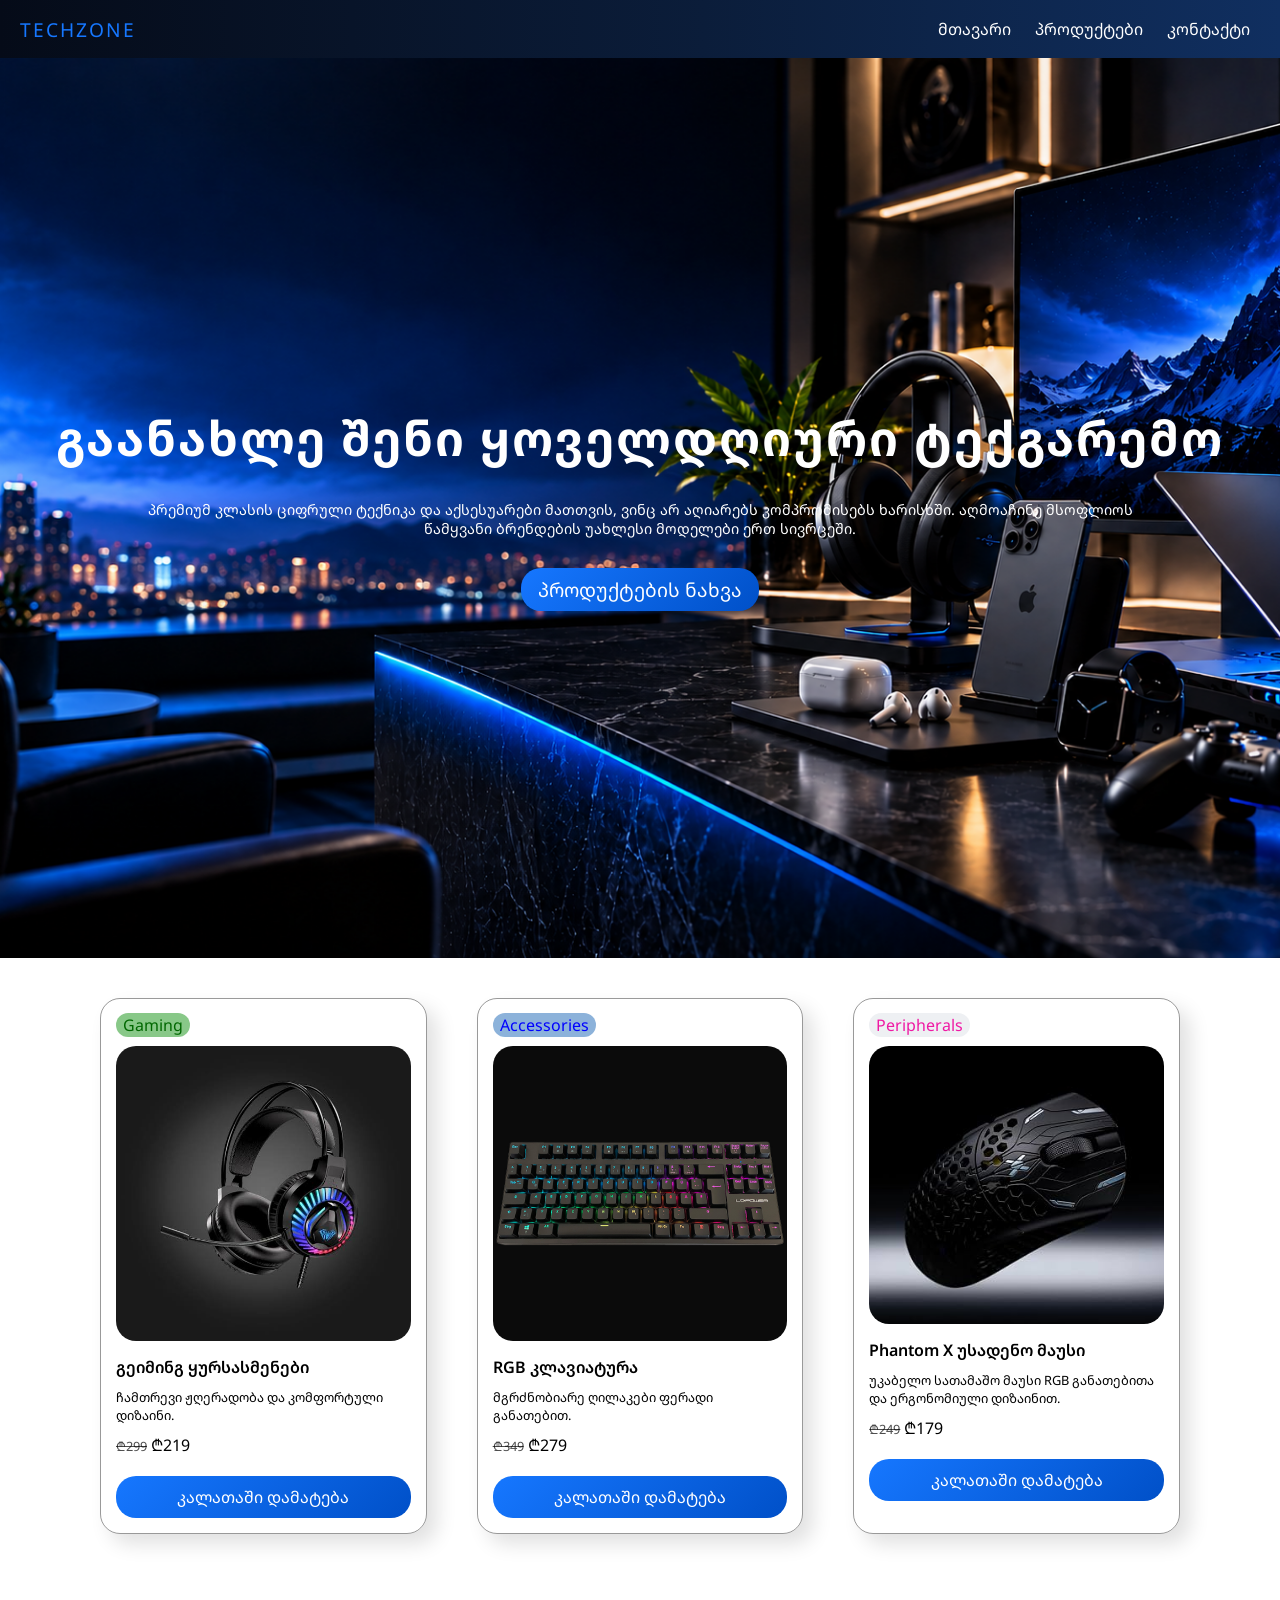
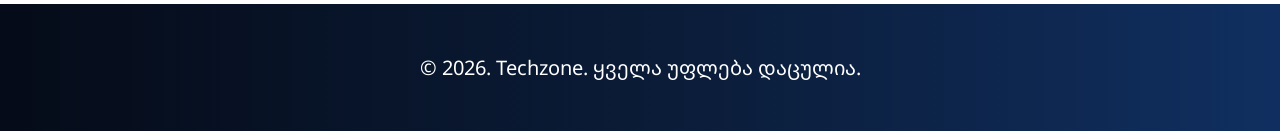
<file: projects/techzone-tech-store/index.html>
<!DOCTYPE html>
<html lang="ka">
<head>
   <meta charset="UTF-8">
   <meta name="viewport" content="width=device-width, initial-scale=1.0">
   <title>TECHZONE - პრემიუმ ტექ მაღაზია</title>
   <link rel="stylesheet" href="style.css">
   <link rel="preconnect" href="https://fonts.googleapis.com">
   <link rel="preconnect" href="https://fonts.gstatic.com" crossorigin>
   <link href="https://fonts.googleapis.com/css2?family=Noto+Sans+Georgian:wght@100..900&display=swap" rel="stylesheet">
</head>
<body>
   <header class="site-header">
      <div class="logo">TECHZONE</div>
      <ul class="nav-links">
         <li><a href="#">მთავარი</a></li>
         <li><a href="#products">პროდუქტები</a></li>
         <li><a href="#">კონტაქტი</a></li>
      </ul>

      <details class="mobile-menu">
         <summary>☰</summary>

         <nav>
            <a href="#">მთავარი</a>
            <a href="#products">პროდუქტები</a>
            <a href="#">კონტაქტი</a>
         </nav>
      </details>
   </header>

   <main>
      <div class="hero-section">
         <h1 class="heading">გაანახლე შენი ყოველდღიური ტექგარემო</h1>
         <p>პრემიუმ კლასის ციფრული ტექნიკა და აქსესუარები მათთვის, ვინც არ აღიარებს კომპრომისებს ხარისხში. აღმოაჩინე მსოფლიოს წამყვანი ბრენდების უახლესი მოდელები ერთ სივრცეში.</p>
        <a href="#products" class="view-products-btn">პროდუქტების ნახვა</a>
      </div>

      <div class="products" id="products">
         <div class="product-card">
            <span class="product-category-gaming">Gaming</span>
            <img src="images/headphones.jpg" alt="Headphones" class="product-img">
            <p class="product-title">გეიმინგ ყურსასმენები</p>
            <p class="product-description">ჩამთრევი ჟღერადობა და კომფორტული დიზაინი.</p>
            <p class="product-price"><span class="old-price">₾299</span> ₾219</p>
            <button class="add-to-cart-btn">კალათაში დამატება</button>
         </div>

         <div class="product-card">
            <span class="product-category-accessories">Accessories</span>
            <img src="images/keyboard.jpg" alt="Keyboard" class="product-img">
            <p class="product-title">RGB კლავიატურა</p>
            <p class="product-description">მგრძნობიარე ღილაკები ფერადი განათებით.</p>
            <p class="product-price"><span class="old-price">₾349</span> ₾279</p>
            <button class="add-to-cart-btn">კალათაში დამატება</button>
         </div>

         <div class="product-card">
            <span class="product-category-peripherals">Peripherals</span>
            <img src="images/mouse.jpg" alt="Mouse" class="product-img">
            <p class="product-title">Phantom X უსადენო მაუსი</p>
            <p class="product-description">უკაბელო სათამაშო მაუსი RGB განათებითა და ერგონომიული დიზაინით.</p>
            <p class="product-price"><span class="old-price">₾249</span> ₾179</p>
            <button class="add-to-cart-btn">კალათაში დამატება</button>
         </div>
      </div>
   </main>

   <footer>
      <p>&copy; 2026. Techzone. ყველა უფლება დაცულია.</p>
   </footer>
</body>
</html>
</file>
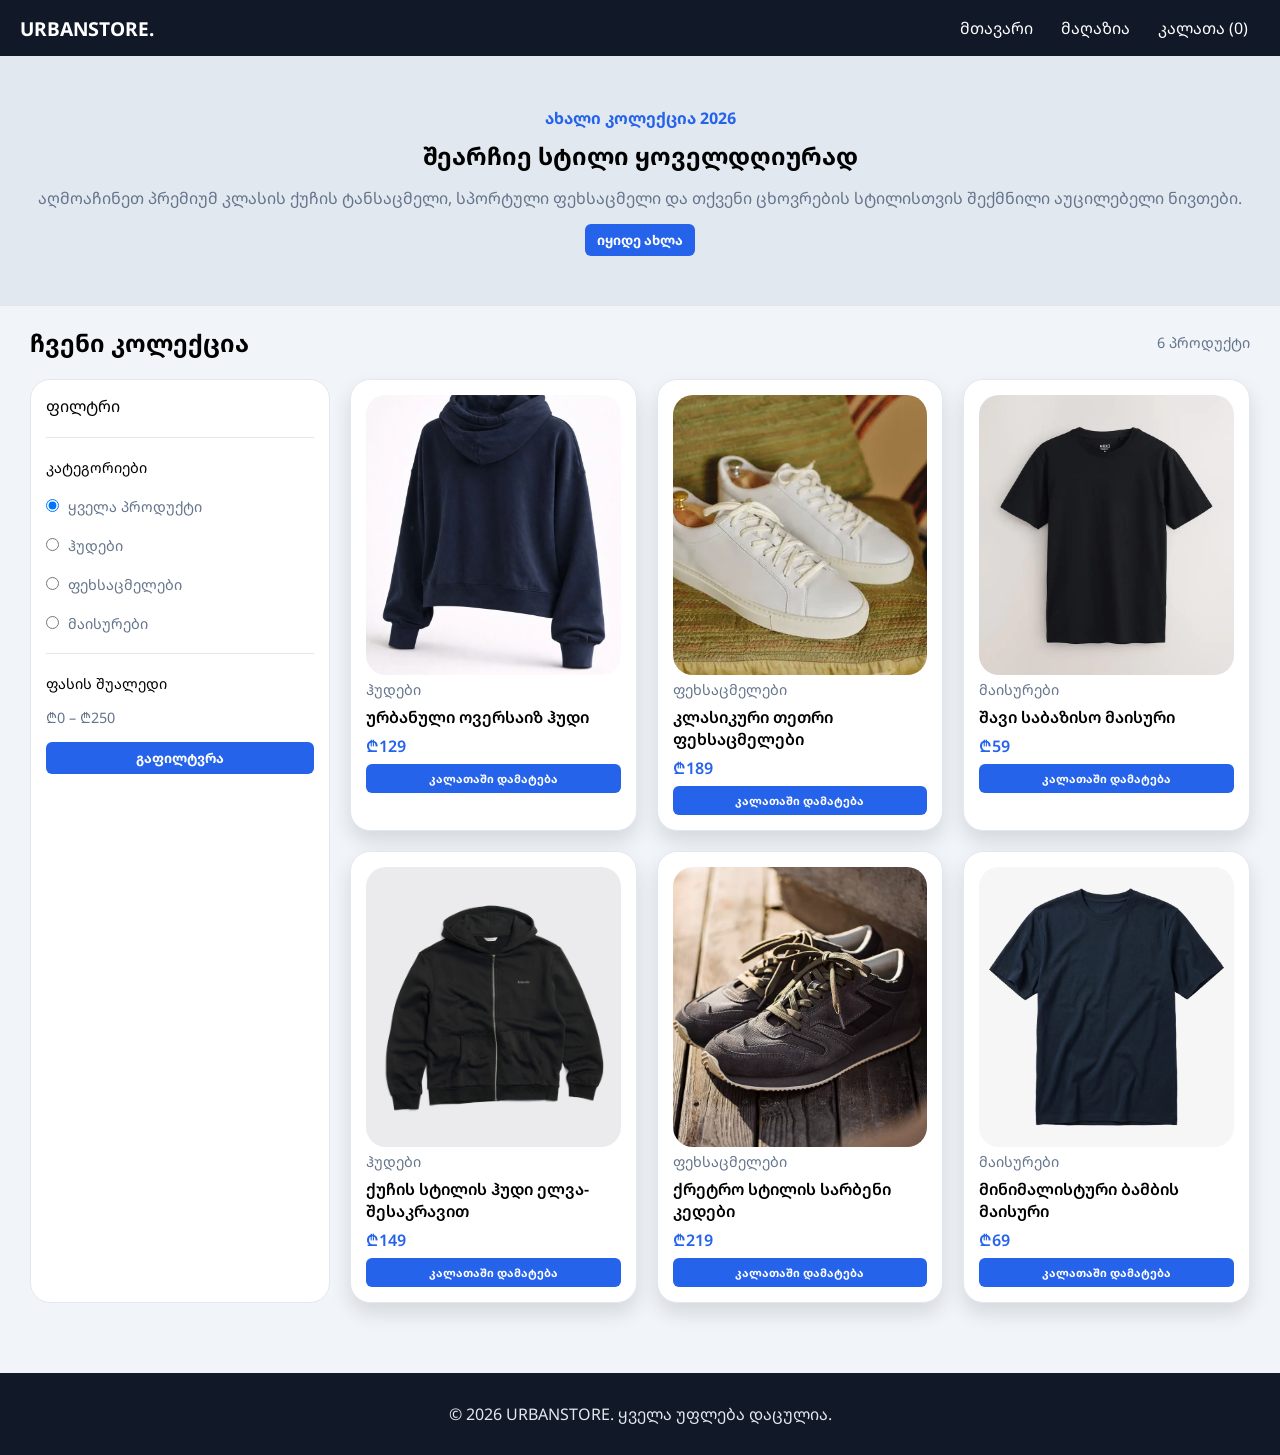
<file: projects/urbanstore-clothes-shop/index.html>
<!DOCTYPE html>
<html lang="en">
<head>
   <meta charset="UTF-8">
   <meta name="viewport" content="width=device-width, initial-scale=1.0">
   <title>URBANSTORE - ტანსაცმლის მაღაზია</title>
   <link rel="stylesheet" href="style.css">
   <link rel="preconnect" href="https://fonts.googleapis.com">
   <link rel="preconnect" href="https://fonts.gstatic.com" crossorigin>
   <link href="https://fonts.googleapis.com/css2?family=Noto+Sans+Georgian:wght@100..900&display=swap" rel="stylesheet">
</head>
<body>
   <header class="navbar">
      <div class="logo">URBANSTORE.</div>
      <ul class="navbar-links">
         <li><a href="#">მთავარი</a></li>
         <li><a href="#shop">მაღაზია</a></li>
         <li><a href="#">კალათა (0)</a></li>
      </ul>

      <details class="mobile-menu">
         <summary>☰</summary>

         <nav>
            <a href="#">მთავარი</a>
            <a href="#shop">მაღაზია</a>
            <a href="#">კალათა (0)</a>
         </nav>
        
      </details>
   </header>

   <main>
      <section class="hero-section">
         <p class="title-paragraph">ახალი კოლექცია 2026</p>
         <h1>შეარჩიე სტილი ყოველდღიურად</h1>
         <p class="desc-paragraph">აღმოაჩინეთ პრემიუმ კლასის ქუჩის ტანსაცმელი, სპორტული ფეხსაცმელი და თქვენი ცხოვრების სტილისთვის შექმნილი აუცილებელი ნივთები.</p>
         <button>იყიდე ახლა</button>
      </section>

      <section class="shop-section" id="shop">
         <div class="shop-header">
            <h2>ჩვენი კოლექცია</h2>
            <p>6 პროდუქტი</p>
         </div>

         <div class="products-section">
            <div class="sidebar-filter">
               <div class="sidebar-top">
                  <p class="sidebar-title">ფილტრი</p>
               </div>

               <div class="sidebar-main">
                  <p>კატეგორიები</p>
                  <p>
                     <input type="radio" id="all-products" checked>
                     <label for="all-products" class="category-label">ყველა პროდუქტი</label>
                  </p>
                  <p>
                     <input type="radio" id="hoodies">
                     <label for="hoodies" class="category-label">ჰუდები</label>
                  </p>
                  <p>
                     <input type="radio" id="sneakers">
                     <label for="sneaker" class="category-label">ფეხსაცმელები</label>
                  </p>
                  <p>
                     <input type="radio" id="shirts">
                     <label for="shirts" class="category-label">მაისურები</label>
                  </p>
               </div>
               
               <div class="sidebar-footer">
                  <p>ფასის შუალედი</p>
                  <p class="price-range">₾0 – ₾250</p>
                  <button>გაფილტვრა</button>
               </div>
            </div>

            <div class="products-grid">
               <div class="product-card">
                  <img src="images/urban-hoodie.webp" alt="ურბანული ჰუდი" class="product-img">
                  <p class="product-category">ჰუდები</p>
                  <p class="product-name">ურბანული ოვერსაიზ ჰუდი</p>
                  <p class="product-price">₾129</p>
                  <button>კალათაში დამატება</button>
               </div>

               <div class="product-card">
                  <img src="images/white-sneakers.webp" alt="თეთრი ფეხსაცმელები" class="product-img">
                  <p class="product-category">ფეხსაცმელები</p>
                  <p class="product-name">კლასიკური თეთრი ფეხსაცმელები</p>
                  <p class="product-price">₾189</p>
                  <button>კალათაში დამატება</button>
               </div>

               <div class="product-card">
                  <img src="images/black-shirt.webp" alt="შავი მაისური" class="product-img">
                  <p class="product-category">მაისურები</p>
                  <p class="product-name">შავი საბაზისო მაისური</p>
                  <p class="product-price">₾59</p>
                  <button>კალათაში დამატება</button>
               </div>

               <div class="product-card">
                  <img src="images/zip-hoodie.avif" alt="ელვა-შესაკრავით ჰუდი" class="product-img">
                  <p class="product-category">ჰუდები</p>
                  <p class="product-name">ქუჩის სტილის ჰუდი ელვა-შესაკრავით</p>
                  <p class="product-price">₾149</p>
                  <button>კალათაში დამატება</button>
               </div>

               <div class="product-card">
                  <img src="images/running-shoes.jpg" alt="სარბენი ფეხსაცმელები" class="product-img">
                  <p class="product-category">ფეხსაცმელები</p>
                  <p class="product-name">ქრეტრო სტილის სარბენი კედები</p>
                  <p class="product-price">₾219</p>
                  <button>კალათაში დამატება</button>
               </div>

               <div class="product-card">
                  <img src="images/cotton-shirt.webp" alt="ბამბის მაისური" class="product-img">
                  <p class="product-category">მაისურები</p>
                  <p class="product-name">მინიმალისტური ბამბის მაისური</p>
                  <p class="product-price">₾69</p>
                  <button>კალათაში დამატება</button>
               </div>
            </div>
         </div>
      </section>
   </main>

   <footer class="site-footer">
      <p>&copy; 2026 URBANSTORE. ყველა უფლება დაცულია.</p>
   </footer>
</body>
</html>
</file>
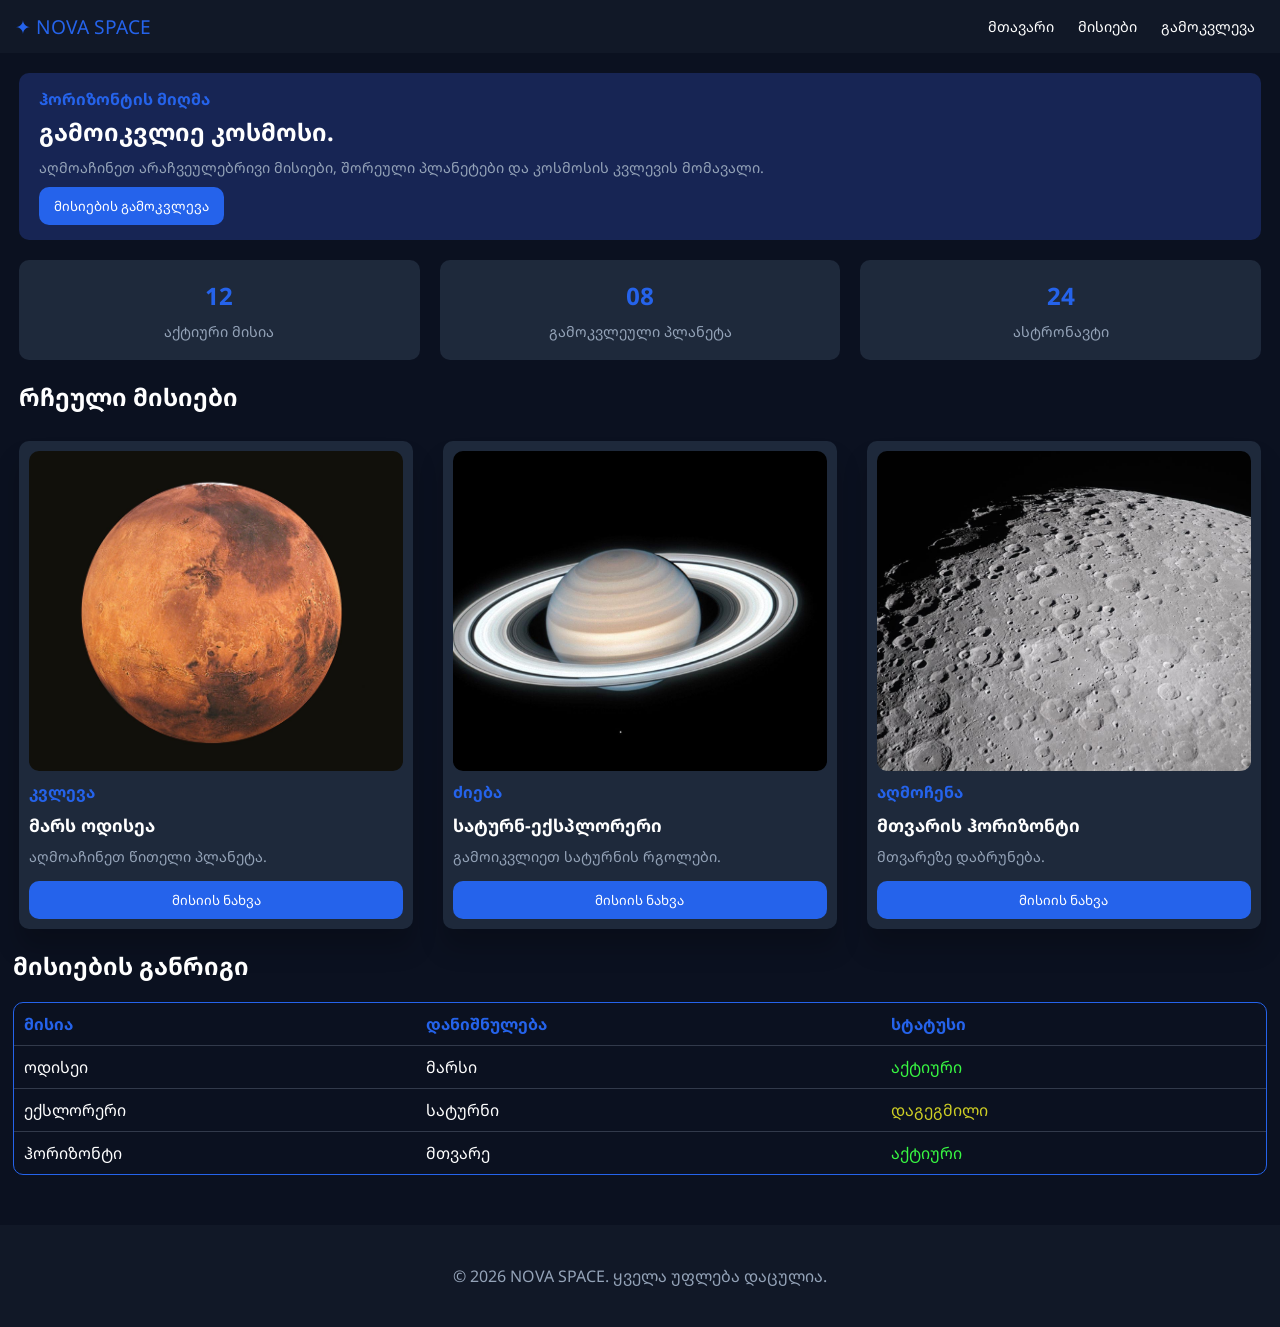
<file: projects/bookshelf-dashboard/nova-space-dashboard/index.html>
<!DOCTYPE html>
<html lang="ka">
<head>
   <meta charset="UTF-8">
   <meta name="viewport" content="width=device-width, initial-scale=1.0">
   <title>Nova Space</title>
   <link rel="stylesheet" href="style.css">
   <link rel="preconnect" href="https://fonts.googleapis.com">
   <link rel="preconnect" href="https://fonts.gstatic.com" crossorigin>
   <link href="https://fonts.googleapis.com/css2?family=Noto+Sans+Georgian:wght@100..900&display=swap" rel="stylesheet">
</head>
<body>
   <header class="navbar">
      <div class="logo">✦ NOVA SPACE</div>
      <ul class="nav-links">
         <li><a href="#">მთავარი</a></li>
         <li><a href="#">მისიები</a></li>
         <li><a href="#">გამოკვლევა</a></li>
      </ul>
   </header>

   <main>
      <section class="hero-section">
         <p class="paragraph-catchy">ჰორიზონტის მიღმა</p>
         <h1>გამოიკვლიე კოსმოსი.</h1>
         <p class="hero-desc">აღმოაჩინეთ არაჩვეულებრივი მისიები, შორეული პლანეტები და კოსმოსის კვლევის მომავალი.</p>
         <button>მისიების გამოკვლევა</button>
      </section>

      <section class="stats-section">
         <div class="stat-card">
            <p class="stat-value">12</p>
            <p class="stat-name">აქტიური მისია</p>
         </div>

         <div class="stat-card">
            <p class="stat-value">08</p>
            <p class="stat-name">გამოკვლეული პლანეტა</p>
         </div>

         <div class="stat-card">
            <p class="stat-value">24</p>
            <p class="stat-name">ასტრონავტი</p>
         </div>
      </section>

      <section class="missions-section">
         <h2>რჩეული მისიები</h2>
         <div class="missions-grid">
            <div class="mission-card">
               <img src="images/mars.jpg" alt="მარსი" class="mission-card-img">
               <p class="mission-category">კვლევა</p>
               <p class="mission-name">მარს ოდისეა</p>
               <p class="mission-desc">აღმოაჩინეთ წითელი პლანეტა.</p>
               <button>მისიის ნახვა</button>
            </div>

            <div class="mission-card">
               <img src="images/saturn.jpg" alt="სატურნი" class="mission-card-img">
               <p class="mission-category">ძიება</p>
               <p class="mission-name">სატურნ-ექსპლორერი</p>
               <p class="mission-desc">გამოიკვლიეთ სატურნის რგოლები.</p>
               <button>მისიის ნახვა</button>
            </div>

            <div class="mission-card">
               <img src="images/moon.jpg" alt="მთვარე" class="mission-card-img">
               <p class="mission-category">აღმოჩენა</p>
               <p class="mission-name">მთვარის ჰორიზონტი</p>
               <p class="mission-desc">მთვარეზე დაბრუნება.</p>
               <button>მისიის ნახვა</button>
            </div>
         </div>
      </section>

      <section class="schedule-section">
         <h2>მისიების განრიგი</h2>

         <table class="schedule-table">
            <thead>
               <tr class="bordered">
                  <th>მისია</th>
                  <th>დანიშნულება</th>
                  <th>სტატუსი</th>
               </tr>
            </thead>

            <tbody>
               <tr class="bordered">
                  <td>ოდისეი</td>
                  <td>მარსი</td>
                  <td class="active">აქტიური</td>
               </tr>

               <tr class="bordered">
                  <td>ექსლორერი</td>
                  <td>სატურნი</td>
                  <td class="planned">დაგეგმილი</td>
               </tr>

               <tr>
                  <td>ჰორიზონტი</td>
                  <td>მთვარე</td>
                  <td class="active">აქტიური</td>
               </tr>
            </tbody>
         </table>
      </section>
   </main>

   <footer class="site-footer">
      <p>&copy; 2026 NOVA SPACE. ყველა უფლება დაცულია.</p>
   </footer>
</body>
</html>
</file>
<file: style.css>
* {
   margin: 0;
   padding: 0;
   box-sizing: border-box;
}

html {
   scroll-behavior: smooth;
}

body {
   font-family: 'Poppins', sans-serif;
   background-color: #F3F0FD;
}

.site-header {
   position: sticky;
   top: 0;
   background-color: #F3F0FD;
   display: flex;
   justify-content: space-between;
   align-items: center;
   width: 100%;
   padding: 10px 200px;
   z-index: 1000;
}

.logo {
   font-weight: 700;
   font-size: 1.2rem;
}

.logo span {
   color: #8529FF;
}

.nav-links {
   list-style-type: none;
}

.nav-links li {
   display: inline-block;
}

.nav-links li a {
   padding: 10px 20px;
   text-decoration: none;
   color: #000000;
   font-weight: 600;
   font-size: .9rem;
   border-radius: 10px;
   transition: all 0.3s ease;
}

.nav-links li a:hover  {
   background-color: #8529FF;
}

.mobile-menu {
   display: none;
}

main {
   padding: 50px 200px;
}

.hero-section {
   max-width: 100%;
   height: 30vh;
   margin-bottom: 70px;
   display: flex;
   align-items: center;
   justify-content: space-between;
}

.hero-img {
   width: 40%;
}

.hero-greeting {
  font-weight: 600;
}

.hero-section h1 {
   font-size: 3rem;
}

.hero-section span {
   color: #8529FF;
}

.hero-desc {
   width: 50%;
   margin-bottom: 20px;
   color: #43454c;
}

.view-projects-btn {
   display: inline-block;
   font-family: "Poppins", sans-serif;
   font-weight: 700;
   text-decoration: none;
   background: linear-gradient(135deg, #8529FF, #5F0FEA);
   color: #ffffff;
   border: none;
   padding: 7px 20px;
   border-radius: 10px;
   box-shadow: 0 6px 18px rgba(113, 24, 245, 0.25);
   margin-bottom: 10px;
   cursor: pointer;
   transition: all 0.3s ease;
}

.view-projects-btn:hover {
   transform: translate(0px, -5px);
   box-shadow: 0 8px 24px rgba(113, 24, 245, 0.35);
}

.profile-btns {
   display: flex;
   align-items: center;
   gap: 10px;
}

.profile-btns a {
   opacity: 0.5;
   transition: all 0.3s ease;
   cursor: default;
}

.profile-btns a:hover {
   opacity: 0.7;
}

.linkedin-profile-icon {
   width: 40px;
}

.fiverr-profile-icon {
   width: 24px;
   border-radius: 5px;
}

.about-section {
   scroll-margin-top: 60px;
   display: grid;
   grid-template-columns: 1fr 300px;
   background-color: #ffffff;
   padding: 20px 0;
   border-radius: 20px;
   box-shadow: 0 4px 15px rgba(0, 0, 0, 0.1);
   margin-bottom: 30px;
}

.about-section .main {
   display: flex;
   align-items: center;
   gap: 25px;
   border-right: 2px solid #E1DDF6;
   padding: 0 40px;
}

.about-section img {
   width: 200px;
   height: 200px;
   object-fit: cover;
   border-radius: 10px;
}

.about-section h3 {
   font-size: 1.5rem;
   margin-bottom: 5px;
}

.about-section span {
   color: #8529FF;
}

.about-section .aside {
   padding: 0 40px;
   display: flex;
   flex-direction: column;
   justify-content: center;
   gap: 20px;
}

.about-section .aside p {
   display: flex;
   align-items: center;
   gap: 10px;
   font-weight: 600;
}

.about-section .aside svg {
   color: #8529FF;
   width: 20px;
}

.skills-section {
   scroll-margin-top: 60px;
   margin-bottom: 30px;
}

.skills-section h3 {
   font-size: 1.5rem;
   text-align: center;
}

.skills-section span {
   color: #8529FF;
}

.skills-section .desc {
   text-align: center;
   color: #43454c;
   margin-bottom: 15px;
}

.tech-grid {
   display: grid;
   grid-template-columns: repeat(auto-fit, minmax(170px, 1fr));
   gap: 20px;
}

.tech-card {
   height: 50px;
   display: flex;
   justify-content: center;
   align-items: center;
   padding: 0 40px;
   gap: 10px;
   background-color: #ffffff;
   border-radius: 20px;
   box-shadow: 0 4px 15px rgba(0, 0, 0, 0.1);
   transition: all 0.3s ease;
}

.tech-card:hover {
   transform: translate(0px, -5px);
   box-shadow: 0 8px 25px rgba(0, 0, 0, 0.25);
}

.tech-card img {
   width: 30px;
   height: auto;
}

.tech-card p {
   font-size: 0.9;
   font-weight: 700;
   white-space: nowrap;
}

.projects-section {
   scroll-margin-top: 60px;
   margin-bottom: 70px;
}

.projects-section h3 {
   font-size: 1.5rem;
   text-align: center;
}

.projects-section span {
   color: #8529FF;
}

.projects-section .desc {
   text-align: center;
   color: #43454c;
   margin-bottom: 15px;
}

.projects-grid {
   display: grid;
   grid-template-columns: repeat(auto-fit, minmax(350px, 1fr));
   gap: 30px;
}

.project-card {
   background-color: #ffffff;
   padding: 10px 20px;
   border-radius: 20px;
   box-shadow: 0 4px 15px rgba(0, 0, 0, 0.1);
   transition: all 0.3s ease;
}

.project-card:hover {
   transform: translate(0px, -5px);
   box-shadow: 0 8px 25px rgba(0, 0, 0, 0.25);
}

.project-image {
   position: relative;
}

.project-image img {
   display: block;
   width: 100%;
   border-radius: 20px;
   margin: 0 auto 10px auto;
}

.project-label {
   display: flex;
   align-items: center;
   height: 30px;
   bottom: 12px;
   left: 12px;
   gap: 5px;
   position: absolute;
   background-color: #F3E8FF;
   color: #8529FF;
   border: 1px solid #C4B5FD;
   border-radius: 50px;
   font-size: 0.75rem;
   font-weight: 600;
   padding: 0 14px;
}

.project-label svg {
   width: 15px;
}

.project-card div {
   display: flex;
   justify-content: space-between;
}

.project-card a {
   opacity: 0.7;
   cursor: default;
   transition: all 0.3s ease;
}

.project-card a:hover {
   opacity: 1;
}

.project-name {
   font-weight: 700;
}

.project-desc {
   font-size: 0.9rem;
   color: #43454c;
}

.site-footer {
   background-color: #1B103B;
   padding: 0 200px;
}

.footer-top {
   display: grid;
   grid-template-columns: repeat(auto-fit, minmax(220px, 1fr));
   grid-template-areas: "about links projects techs";
   gap: 60px;
   border-bottom: 1px solid #8529FF;
   padding: 30px 0;
}

.footer-tech-grid {
   display: grid;
   grid-template-columns: repeat(auto-fit, 50px);
   gap: 10px;
}

.footer-tech-card {
   height: 50px;
   display: flex;
   justify-content: center;
   align-items: center;
   padding: 0px 25px;
   gap: 10px;
   background-color: #28194D;
   border: 1px solid #3D2B65;
   border-radius: 50%;
   box-shadow: 0 6px 20px rgba(0, 0, 0, 0.18);
   transition: all 0.3s ease;
}

.footer-tech-card:hover {
   transform: translate(0px, -5px);
   box-shadow: 0 8px 25px rgba(0, 0, 0, 0.25);
}

.footer-tech-card img {
   width: 20px;
}

.name {
   color: #ffffff;
   font-size: 1.2rem;
   font-weight: 700;
}

.about-desc {
   color: #E5DEFF;
   font-size: 0.8rem;
}

.footer-profile-btns {
   display: flex;
   align-items: center;
   gap: 10px;
}

.footer-links {
   list-style-type: none;
}

.footer-links a {
   color: #E5DEFF;
   text-decoration: none;
   font-size: 0.7rem;
}

.footer-about {
   grid-area: about;
}

.footer-quick-links {
   grid-area: links;
}

.footer-top .projects {
   grid-area: projects;
}

.footer-tech-sec {
   grid-area: techs;
}

.footer-top .title {
   color: #ffffff;
   font-size: 1rem;
   font-weight: 600;
   margin-bottom: 10px;
}

.footer-foot {
   display: flex;
   justify-content: space-between;
   align-items: center;
   padding: 30px 0;
}

.footer-foot p {
   font-size: 0.9rem;
   color: #E5DEFF;
}

.top-link {
   background-color: #8529FF;
   color: white;
   border-radius: 10px;
   padding: 5px 8px 2px 8px;
   transition: all 0.2s ease;
}

.top-link:hover {
   background-color: #6d22cf;
}

.top-link svg {
   color: #ffffff;
}

@media screen and (min-width: 1920px) {
   .site-header, main, .site-footer {
      padding-right: 300px;
      padding-left: 300px;
   }

   .hero-img {
      width: 30%;
   }
}

@media screen and (max-width: 1450px) {
   .site-header {
      padding: 10px 100px;
   }

   main {
      padding: 20px 100px;
   }

   .hero-section h1 {
      font-size: 2.5rem;
   }

   .hero-desc {
      width: 80%;
   }

   .site-footer {
      padding: 0 100px;
   }

   .footer-top {
      grid-template-columns: repeat(auto-fit, minmax(180px, 1fr));
     
   }
}

@media screen and (max-width: 1250px) {
   .about-section img {
      display: none;
   }

   .footer-top {
      grid-template-columns: repeat(2, minmax(0, 1fr));
      grid-template-areas: 
         "about links"
         "projects techs";
   }
}

@media screen and (max-width: 1024px) {
   .site-header {
      padding: 10px 50px;
   }

   main {
      padding: 20px 50px;
   }

   .hero-section h1 {
      font-size: 2rem;
   }
}

@media screen and (max-width: 890px) {
   main {
      padding: 40px 50px;
   }

   .about-section {
      grid-template-columns: 1fr;
   }

   .about-section .main {
      border-right: none;
      border-bottom: 2px solid #E1DDF6;
   }

   .about-section .main, .about-section .aside {
      padding: 20px 40px;
   }

   .hero-desc {
      width: 90%;
   }
   .site-footer {
      padding: 0 50px;
   }

   
}

.mobile-menu {
  display: none;
}

@media screen and (max-width: 768px) {
   .site-header {
      position: sticky;
      top: 0;
      flex-direction: row;
      gap: 15px;
      padding: 10px 30px;
   }

   .mobile-menu {
      display: block;
   }

   .mobile-menu summary {
      font-size: 1.8rem;
      list-style-type: none;
      color: #8529FF;
   }

   .mobile-menu nav {
      position: absolute;
      background-color: #ffffff;
      right: 30px;
      border-radius: 10px;
      box-shadow: 0 2px 8px rgba(0, 0, 0, 0.08);
      z-index: 10;
      padding: 5px 10px;
   }

   .mobile-menu a {
      display: block;
      color: #000000;
      text-decoration: none;
      padding: 10px 20px;
   }

   .nav-links {
      display: none;
      width: 100%;
   }

   .nav-links li {
      display: block;
      margin-bottom: 10px;
   }

   .nav-links a {
      display: block;
      width: 100%;
      padding: 20px;
      text-align: center;
      background-color: #1F2937;
   }

   main {
      padding: 10px 30px;
   }

   .hero-section {
      margin-bottom: 10px;
      height: auto;
      min-height: 30vh;
   }

   .hero-section h1 {
      font-size: 1.8rem;
   }

   .projects-grid {
      grid-template-columns: repeat(auto-fit, 100%);
   }
}

@media screen and (max-width: 643px) {
   .hero-desc {
      width: 100%;
   }

   .hero-img {
      display: none;
   }

   .footer-top {
      grid-template-columns: repeat(2, minmax(0, 1fr));
      grid-template-areas: 
         "about about"
         "links projects"
         "techs techs";
   }
}

@media screen and (max-width: 380px) {
   .project-label {
      font-size: 0.6rem;
   }

   .project-label svg {
      width: 10px;
   }
}
</file>
<file: projects/bookshelf-dashboard/style.css>
* {
   margin: 0;
   padding: 0;
   box-sizing: border-box;
}

body {
   font-family: "Plus Jakarta Sans", sans-serif;
   background-color: #FAF9F6;
}

.dashboard {
   display: grid;
   grid-template-columns: 250px 1fr;
}

.sidebar {
   background-color: #F3F0EC;
}

.sidebar .top {
   padding: 10px 0;
}

.sidebar-icon {
   width: 60px;
}

.logo {
   display: flex;
   align-items: center;
   width: 95%;
   margin: 0 auto;
}

.logo p {
   font-size: 1.3rem;
   font-weight: 700;
}

.sidebar-search-bar {
   display: block;
   font-size: 1rem;
   width: 90%;
   margin: 10px auto;
   padding: 7px 10px;
   border-radius: 6px;
   border: 1px solid #E5E1DC;
}

.sidebar .main h4 {
   font-size: 0.8rem;
   color: #928C86;
   padding-left: 15px;
   margin-bottom: 10px;
}

.page-card {
   display: flex;
   align-items: center;
   justify-content: space-between;
   padding: 5px 15px;
   font-size: 0.8rem;
   cursor: pointer;
   transition: all 0.3s ease;
}

.page-card:hover {
   background-color: #a6622e2c;
}

.current-page {
   font-weight: 700;
   background-color: #a6622e2c;
   border-left: 3px solid #A6632E;
   color: #A6632E;
}

.main-header {
   display: flex;
   align-items: center;
   justify-content: flex-end;
   padding: 6px 20px;
   border-bottom: 1px solid #E5E1DC;
}

.header-search-bar {
   width: 300px;
   font-size: 1rem;
   padding: 7px 10px;
   border-radius: 6px;
   border: 1px solid #E5E1DC;
}

.profile-img {
   width: 60px;
   cursor: pointer;
}

.page-heading {
   display: flex;
   align-items: center;
   justify-content: space-between;
   padding: 25px 40px;
}

.heading-left {
   display: flex;
   align-items: center;
   gap: 12px;
}

.heading-left h2 {
   font-size: 2rem;
}

.heading-left p {
   color: #928C86;
   margin-top: 10px;
}

.sort-btn {
   background-color: #ffffff;
   border-radius: 10px;
   border: 1px solid #E5E1DC;
   padding: 7px 15px;
   transition: all 0 ease;
}

.sort-btn:hover {
   background-color: rgba(0, 0, 0, 0.01);
}

.books-grid {
   display: grid;
   grid-template-columns: repeat(auto-fit, minmax(300px, 1fr));
   gap: 25px;
   padding: 25px 40px;
}

.book-card {
   display: flex;
   align-items: center;
   gap: 20px;
   background-color: #ffffff;
   padding: 10px 15px;
   border: 1px solid #E5E1DC;
   border-radius: 10px;
   box-shadow: 0 4px 16px rgba(0, 0, 0, 0.06);
   transition: all 0.3s ease;
}

.book-card:hover {
   transform: translate(0px, -8px);
   box-shadow: 0 8px 24px rgba(0, 0, 0, 0.10);
}

.book-content {
   width: 100%;
   height: 100%;
   display: flex;
   flex-direction: column;
   justify-content: space-between;
   padding: 10px 0;
}

.book-img {
   width: 120px;
   object-fit: cover;
   border-radius: 5px;
}

.book-name {
   font-size: 1.1rem;
   font-weight: 700;
   color: #2D2926;
   margin-bottom: 2px;
}

.book-author {
   color: #5C5752;
   font-size: 0.9rem;
   margin-bottom: 10px;
}

.book-category {
   background-color: #F1EEEA;
   color: #928C86;
   font-size: 0.8rem;
   padding: 2px 5px;
}

.progress-stat {
   display: flex;
   align-items: center;
   justify-content: space-between;
   margin-bottom: 7px;
}

.progress-text {
   color: #928C86;
   font-size: 0.85rem;
}

.progress-value {
   color: #A6632E;
   font-weight: 700;
}

.progress-bar {
   width: 100%;
   height: 5px;
   background-color: #EAE5E0;
   border-radius: 10px;
}

.progress-range-65, 
.progress-range-30, 
.progress-range-82,
.progress-range-15,
.progress-range-47 {
   background-color: #A6632E;
   border-radius: 10px;
   width: 65%;
   height: 5px;
}

.progress-range-65 {
   width: 65%;
}

.progress-range-30 {
   width: 30%;
}

.progress-range-82 {
   width: 82%;
}

.progress-range-15 {
   width: 15%;
}

.progress-range-47 {
   width: 47%;
}

@media (max-width: 1024px) {
   .dashboard {
      grid-template-columns: 200px 1fr;
   }

   .books-grid {
      grid-template-columns: repeat(2, 1fr);
   }

   .book-card {
      gap: 10px;
   }

   .book-img {
      width: 90px;
   }
}

@media (max-width: 768px) {
   .dashboard {
      grid-template-columns: 1fr;
   }

   .sidebar {
      width: 100%;
   }

   main {
      width: 100%;
   }

   .main-header {
      padding: 10px;
   }

   .header-search-bar {
      width: 100%;
   }

   .page-heading {
      padding: 20px 15px;
      flex-wrap: wrap;
      gap: 20px;
   }

   .heading-left h2 {
      font-size: 1.5rem;
   }

   .books-grid {
      grid-template-columns: 1fr;
      padding: 15px;
   } 

   .book-card {
      gap: 20px;
   }

   .book-img {
      width: 110px;
   }
}
</file>
<file: projects/nexus-gaming-arena/style.css>
* {
   margin: 0;
   padding: 0;
   box-sizing: border-box;
}

html {
   scroll-behavior: smooth;
}

body {
   font-family: "Noto Sans Georgian", sans-serif;
}

.site-header {
   position: sticky;
   top: 0;
   z-index: 1000;
   display: flex;
   justify-content: space-between;
   align-items: center;
   background-color: #11182B;
   padding: 10px 20px;
}

.logo {
   color: #7C3AED;
   text-decoration: none;
   font-size: 1.5rem;
}

.nav-right a {
   display: inline-block;
   color: white;
   text-decoration: none;
   /* background-color: crimson; */
   padding: 7px 10px;
   border-radius: 6px;
   transition: all 0.3s ease;
}

.nav-right a:hover {
   background-color: #dc143c;
}

.mobile-menu {
   display: none;
}

.hero-section {
   display: flex;
   justify-content: center;
   align-items: center;
   flex-direction: column;
   color: white;
   width: 100%;
   height: calc(100vh - 55px);
   background: linear-gradient(90deg, rgba(0, 0, 0, 0.5), rgba(0, 0, 0, 0.5)), url(images/hero-background.png);
   padding: 0 10px;
}

.hero-section h1 {
   font-size: 3rem;
   margin-bottom: 20px;
   text-align: center;
}

.hero-section p {
   text-align: center;
   color: rgba(255, 255, 255, 0.8);
   font-size: .9rem;
   margin-bottom: 15px;
}

.hero-section button {
   font-family: "Noto Sans Georgian", sans-serif;
   padding: 7px 15px;
   background-color: #7C3AED;
   color: white;
   font-size: 1.2rem;
   border-radius: 10px;
   border: none;
   font-weight: 600;
   cursor: pointer;
   transition: all 0.3s ease;
}

.hero-section button:hover {
   background-color: #5829aa;
}

.plans-section {
   width: 100%;
   background-color: #1E293B;
   padding: 20px 150px;
   scroll-margin-top: 80px;
}

.plans-section h2 {
   font-size: 1.8rem;
   text-align: center;
   color: #ffffff;
   margin-bottom: 10px;
}

.plans-section-description {
   text-align: center;
   color: rgba(255, 255, 255, 0.8);
   margin-bottom: 30px;
}

.plan-cards {
   display: grid;
   grid-template-columns: repeat(auto-fit, minmax(250px, 1fr));
   gap: 70px;
}

.plan-card {
   background-color: #334155;
   padding: 10px 15px;
   border-radius: 20px;
   box-shadow: 0 10px 25px rgba(0, 0, 0, 0.4);
   transition: all 0.3s ease;
}

.plan-card:hover {
   transform: translate(0px, -8px);
   box-shadow: 0 20px 35px rgba(0, 0, 0, 0.55);
}

.chosen {
   border: 2px solid #5829aa;
}

.plan-card p {
   text-align: left;
}

.plan-name {
   color: rgba(255, 255, 255, 0.8);
   font-weight: 700;
   line-height: 2.5;
}

.plan-price {
   color: white;
   font-size: 1.3rem;
   font-weight: 700;
   line-height: 2.5;
}

.plan-card span {
   color: #009900;
}

.plan-condition {
   font-size: .8rem;
   color: rgba(255, 255, 255, 0.8);
   line-height: 3.2;
}

.plan-card-btn {
   font-family: "Noto Sans Georgian", sans-serif;
   font-weight: 700;
   width: 100%;
   background-color: #8B5CF6;
   color: white;
   padding: 7px 0;
   border: none;
   border-radius: 6px;
   margin-top: 10px;
   cursor: pointer;
   transition: all 0.3s ease;
}

.plan-card-btn:hover {
   background-color: #603fac;
}

.schedule-section {
   background-color: #11182B;
   padding: 20px 10px;
}

.schedule-section h2 {
   color: #ffffff;
   font-size: 1.8rem;
   text-align: center;
}

.schedule-table {
   width: 100%;
   border-collapse: collapse;
   font-size: .9rem;
   margin-bottom: 15px;
   margin-top: 15px;
}

.schedule-table th {
   color: #7C3AED;
}

.schedule-section tr {
   border-bottom: 1px solid rgba(255, 255, 255, 0.1);
}

.schedule-section th, td {
   text-align: left;
   padding: 10px;
}

.schedule-table td {
   color: #ffffff;
}

.site-footer {
   text-align: center;
   border-top: 1px solid #173E76;
   background-color: #11182B;
   padding: 40px;
   color: rgba(255, 255, 255, 0.5);
}

@media (max-width: 768px) {
   .mobile-menu {
      display: block;
   }

   .mobile-menu summary {
      font-size: 1.8rem;
      list-style-type: none;
      color: #7C3AED;
   }

   .mobile-menu nav {
      position: absolute;
      background-color: #ffffff;
      right: 30px;
      border-radius: 10px;
      box-shadow: 0 2px 8px rgba(0, 0, 0, 0.08);
      z-index: 10;
      padding: 5px 10px;
   }

   .mobile-menu a {
      display: block;
      color: #000000;
      text-decoration: none;
      padding: 10px 20px;
   }

   .nav-right {
      display: none;
      width: 100%;
   }
}

@media (max-width: 640px) {
   .hero-section {
      min-height: 60vh;
      height: auto;
   }

   .hero-section h1 {
      font-size: 2rem;
   }

   .plans-section {
      padding: 20px 15px;
   }

   .plan-cards {
      grid-template-columns: minmax(0, 1fr);
      gap: 50px;
   }
}
</file>
<file: projects/nova-space-dashboard/style.css>
* {
   margin: 0;
   padding: 0;
   box-sizing: border-box;
}

html {
   scroll-behavior: smooth;
}

body {
   font-family: "Noto Sans Georgian", sans-serif;
   background-color: #0B1120;
}

.navbar {
   width: 100%;
   position: sticky;
   top: 0;
   z-index: 1000;
   display: flex;
   justify-content: space-between;
   align-items: center;
   background-color: #111827;
   padding: 10px 15px;
}

.nav-links {
   list-style-type: none;
}

.nav-links li {
   display: inline-block;
}

.nav-links li a {
   display: inline-block;
   color: #ffffff;
   text-decoration: none;
   padding: 7px 15px;
   border-radius: 10px;
   font-size: 0.9rem;
   transition: all 0.3s ease;
}

.nav-links li a:hover {
   background-color: #dc143c;
}

.mobile-menu {
   display: none;
}

.logo {
   color: #2563EB;
   font-size: 1.2rem;
}

.hero-section {
   background-color: #172554;
   width: 97%;
   margin: 20px auto 15px auto;
   padding: 15px 20px;
   border-radius: 10px;
}

.paragraph-catchy {
   color: #2563EB;
   font-weight: 700;
   margin-bottom: 5px;
}

.hero-section h1 {
   color: #ffffff;
   margin-bottom: 10px;
}

.hero-desc {
   font-size: 0.9rem;
   color: #94A3B8;
   margin-bottom: 10px;
}

.hero-section button {
   font-family: "Noto Sans Georgian", sans-serif;
   background-color: #2563EB;
   color: #ffffff;
   padding: 10px 15px;
   border: none;
   border-radius: 10px;
   cursor: pointer;
   transition: all 0.3s ease;
}

.hero-section button:hover {
   background-color: #1c4aaf;
}

.stats-section {
   width: 97%;
   display: grid;
   grid-template-columns: repeat(auto-fit, minmax(230px, 1fr));
   gap: 20px;
   margin: 20px auto 15px auto;
}

.stat-card {
   display: flex;
   justify-content: center;
   align-items: center;
   flex-direction: column;
   gap: 10px;
   background-color: #1E293B;
   height: 100px;
   border-radius: 10px;
}

.stat-value {
   color: #2563EB;
   font-size: 1.5rem;
   font-weight: 700;
}

.stat-name {
   color: #94A3B8;
   font-size: 0.9rem;
}

.missions-section {
   width: 97%;
   margin: 20px auto 15px auto;
   scroll-margin-top: 80px;
}

.missions-section h2 {
   color: #ffffff;
   margin-bottom: 28px;
}

.missions-grid {
   display: grid;
   grid-template-columns: repeat(auto-fit, minmax(230px, 1fr));
   gap: 30px;
}

.mission-card {
   background-color: #1E293B;
   padding: 10px;
   border-radius: 10px;
   box-shadow: 0px 20px 25px rgba(0, 0, 0, 0.2);
   transition: all 0.3s ease;
}

.mission-card:hover {
   box-shadow: 0px 25px 40px rgba(0, 0, 0, 0.55);
   transform: translate(0px, -8px);
}

.mission-card-img {
   width: 100%;
   height: 320px;
   border-radius: 10px;
   object-fit: cover;
   margin-bottom: 5px;
}

.mission-category {
   color: #2563EB;
   font-weight: 700;
   margin-bottom: 10px;
}

.mission-name {
   color: #ffffff;
   font-size: 1.1rem;
   font-weight: 700;
   margin-bottom: 10px;
}

.mission-desc {
   color: #94A3B8;
   font-size: 0.9rem;
   margin-bottom: 15px;
}

.mission-card button {
   width: 100%;
   font-family: "Noto Sans Georgian", sans-serif;
   background-color: #2563EB;
   color: #ffffff;
   padding: 10px 15px;
   border: none;
   border-radius: 10px;
   cursor: pointer;
   transition: all 0.3s ease;
}

.mission-card button:hover {
   background-color: #1c4aaf;
}

.schedule-section {
   width: 98%;
   margin: 20px auto 15px auto;
}

.schedule-section h2 {
   color: #ffffff;
   margin-bottom: 20px;
}

.schedule-table {
   width: 100%;
   border: 1px solid #2563EB;
   border-radius: 10px;
   border-collapse: separate;
   border-spacing: 0;
}

.schedule-table .bordered th,
.schedule-table .bordered td {
   border-bottom: 1px solid #94a3b848;
}

.schedule-table th {
   color: #2563EB;
}

.schedule-table th, td {
   text-align: left;
   padding: 10px;
}

.schedule-table td {
   color: #ffffff;
}

.schedule-table .active {
   color: #38f842;
}

.schedule-table .planned {
   color: #cece25;
}

.site-footer {
   background-color: #111827;
   padding: 40px;
   text-align: center;
   color: #94A3B8;
   margin-top: 50px;
}

@media (max-width: 768px) {
   .nav-links {
      display: none;
   }

   .mobile-menu {
      display: block;
   }

   .mobile-menu summary {
      font-size: 1.8rem;
      list-style-type: none;
      color: #2563EB;
   }

   .mobile-menu nav {
      position: absolute;
      background-color: #ffffff;
      right: 20px;
      border-radius: 10px;
      box-shadow: 0 2px 8px rgba(0, 0, 0, 0.08);
      z-index: 10;
      padding: 5px 10px;
   }

   .mobile-menu a {
      display: block;
      color: #000000;
      text-decoration: none;
      padding: 10px 20px;
   }
}
</file>
<file: projects/peakforce-fitness-website/style.css>
* {
   margin: 0;
   padding: 0;
   box-sizing: border-box;
}

html {
   scroll-behavior: smooth;
}

body {
   font-family: "Montserrat", sans-serif;
   background-color: #0B0D0E;
}

.header {
   position: sticky;
   top: 0;
   width: 100%;
   z-index: 1000;
   background-color: #080A0B;
   padding: 13px 20px;
}

.header-inner {
   display: flex;
   justify-content: space-between;
   align-items: center;
   max-width: 1350px;
   margin: 0 auto;
}

.website-logo {
   display: flex;
   align-items: center;
   gap: 5px;
}

.logo-img {
   width: 40px;
}

.fitness-name {
   font-size: 1.2rem;
   font-weight: 700;
   color: #ffffff;
}

.fitness-name span {
   color: #C8FF00;
}

.nav-links {
   display: flex;
   gap: 5px;
}

.nav-links a {
   font-size: 0.9rem;
   text-decoration: none;
   color: #ffffff;
   padding: 8px 15px;
   border-radius: 10px;
   transition: all 0.3s ease;
}

.nav-links a:hover {
   background-color: #C8FF00;
   color: #000000;
}

.registration {
   display: flex;
   align-items: center;
   gap: 15px;
}

.profile-btn {
   text-align: center;
   border: 1px solid white;
   border-radius: 50%;
   padding: 3px 8px;
}

.profile-btn svg {
   width: 20px;
}

.profile-btn svg {
   color: white;
}

.join-btn, .send-message-btn {
   font-family: "Montserrat", sans-serif;
   font-size: 0.8rem;
   font-weight: 600;
   display: flex;
   justify-content: center;
   align-items: center;
   gap: 5px;
   background-color: #C8FF00;
   color: #000000;
   padding: 5px 15px;
   border: none;
   border-radius: 20px;
   text-decoration: none;
   cursor: pointer;
   transition: all 0.3s ease;
}

.join-btn:hover, .send-message-btn:hover {
   background-color: #B4E600;
}

.join-btn svg {
   width: 20px;
}

.hero-section {
   width: 100%;
   height: 63vh;
   background-image: url(images/hero-img.png);
   background-repeat: no-repeat;
   background-size: cover;
   padding: 30px 20px 0 20px;
}

.hero-inner {
   max-width: 1350px;
   margin: 0 auto;
}

.hero-badge {
   color: #ffffff;
   font-size: 0.8rem;
   letter-spacing: 2px;
   margin-bottom: 10px;
}

.hero-section h1 {
   font-size: 3.5rem;
   color: #ffffff;
   max-width: 500px;
   font-style: italic;
}

.hero-section h1 span {
   color: #C8FF00;
}

.hero-desc {
   color: #c6cfde;
   max-width: 500px;
   line-height: 1.5;
   margin-bottom: 15px;
}

.hero-btns {
   display: flex;
   align-items: center;
   gap: 15px;
   margin-bottom: 20px;
}

.start-btn {
   font-family: "Montserrat", sans-serif;
   font-size: 0.8rem;
   font-weight: 600;
   display: flex;
   justify-content: center;
   align-items: center;
   gap: 5px;
   background-color: #C8FF00;
   color: #000000;
   padding: 5px 15px;
   border: none;
   border-radius: 20px;
   text-decoration: none;
   transition: all 0.3s ease;
}

.start-btn:hover {
   background-color: #B4E600;
}

.watch-btn {
   font-family: "Montserrat", sans-serif;
   font-size: 0.8rem;
   font-weight: 600;
   display: flex;
   justify-content: center;
   align-items: center;
   gap: 5px;
   color: #ffffff;
   padding: 5px 15px;
   border: 2px solid #ffffff;
   border-radius: 20px;
   text-decoration: none;
   transition: all 0.3s ease;
}

.hero-members {
   display: flex;
   align-items: center;
   gap: 10px;
}

.profiles-img {
   width: 120px;
}

.members-number {
   color: #ffffff;
   font-weight: 600;
}

.hero-members .text-content .secondary {
   font-size: 0.8rem;
   color: #c6cfde;
}

.conditions-section {
   background-color: #171a1cc5;
   padding: 20px;
   margin-top: -80px;
   border-top: 1px solid #2A2F33;
   border-bottom: 1px solid #2A2F33;
}

.conditions-inner {
   max-width: 1350px;
   margin: 0 auto;
   display: grid;
   grid-template-columns: repeat(4, 1fr);
   gap: 60px;
}

.condition {
   display: flex;
   align-items: center;
   gap: 25px;
}

.condition svg {
   width: 40px;
   color: #C8FF00;
}

.cond-title {
   font-weight: 600;
   color: #ffffff;
   line-height: 1.5;
}

.cond-desc {
   font-size: 0.8rem;
   color: #c6cfde;
}

.programs-section {
   padding: 20px;
   scroll-margin-top: 80px;
}

.programs-inner {
   max-width: 1350px;
   margin: 0 auto;
}

.programs-header, .plans-header, .trainers-header, .members-header {
   display: flex;
   justify-content: space-between;
   align-items: center;
}

.programs-title, .plans-title, .trainers-title, .members-title, .contact-title {
   color: #c6cfde;
   font-size: 0.8rem;
   letter-spacing: 2px;
   margin-bottom: 5px;
}

.programs-title span, .plans-title span, .trainers-title span, .members-title span, .contact-title span {
   color: #C8FF00;
   font-weight: 700;
}

.programs-section h2, .plans-section h2, .trainers-section h2, .members-section h2, .contact h2 {
   font-size: 2rem;
   font-style: italic;
   font-weight: 700;
   color: #ffffff;
   margin-bottom: 15px;
}

.programs-header-btn, .trainers-header-btn {
   display: flex;
   align-items: center;
   color: #C8FF00;
   text-decoration: none;
   font-size: 0.8rem;
}

.programs-header-btn svg, .trainers-header-btn svg {
   color: #C8FF00;
}

.programs-header-btn:hover, .trainers-header-btn:hover {
   color: #B4E600;
}

.programs {
   width: 100%;
   display: grid;
   grid-template-columns: repeat(4, 1fr);
   gap: 40px;
}

.program-card {
   display: flex;
   justify-content: flex-end;
   flex-direction: column;
   padding: 13px 20px;
   height: 230px;
   border: 1px solid #2A2F33;
   border-radius: 15px;
   transition: all 0.3s ease;
}

.program-card:hover {
   border: 1px solid #C8FF00;
   transform: translate(0px, -5px);
}

.program-content {
   display: flex;
   align-items: center;
   gap: 10px;
}

.program-svg {
   color: #C8FF00;
   width: 30px;
   margin-bottom: 10px;
}

.program-name {
   font-size: 1.2rem;
   font-weight: 700;
   color: #ffffff;
   margin-bottom: 5px;
}

.program-desc {
   font-size: 0.8rem;
   color: #c6cfde;
}

.program-view-btn {
   text-align: center;
   color: #C8FF00;
   background-color: #000000;
   border-radius: 50%;
   padding: 4px 6px;
   transition: all 0.3s ease;
}

.program-view-btn:hover {
   background-color: #C8FF00;
   color: #000000;
   transform: scale(1.08);
}

.program-view-btn svg {
   width: 23px;
}

.strength {
   background: linear-gradient(to bottom, transparent 0%, rgba(0, 0, 0, 0.3) 40%, rgba(0, 0, 0, 0.75) 100%), url(images/strength-training.png);
}

.cardio {
   background: linear-gradient(to bottom, transparent 0%, rgba(0, 0, 0, 0.3) 40%, rgba(0, 0, 0, 0.95) 100%), url(images/cardio.png);
}

.recovery {
   background: linear-gradient(to bottom, transparent 0%, rgba(0, 0, 0, 0.3) 40%, rgba(0, 0, 0, 0.95) 100%), url(images/mobility.png);
}

.fat-loss {
   background: linear-gradient(to bottom, transparent 0%, rgba(0, 0, 0, 0.3) 40%, rgba(0, 0, 0, 0.95) 100%), url(images/fat-loss.png);
}

.strength, .cardio, .recovery, .fat-loss {
   background-position: center;
   background-repeat: no-repeat;
   background-size: cover;
}

.stats-section {
   width: 100%;
   padding: 15px 20px;
   background-image: url(images/stats-bg.png);
   background-repeat: no-repeat;
   background-size: cover;
   background-position: center;
   border-top: 1px solid #2A2F33;
   border-bottom: 1px solid #2A2F33;
}

.stats-inner {
   max-width: 1350px;
   margin: 0 auto;
   display: grid;
   grid-template-columns: 450px 1fr;
}

.stats-title {
   position: relative;
}

.stats-title::after {
   content: "";
   position: absolute;
   top: 15%;
   right: 0;
   height: 70%;
   width: 2px;
   background-color: #C8FF00;
}

.stats {
   display: grid;
   grid-template-columns: repeat(4, 1fr);
}

.stats-white-heading, .stats-green-heading {
   font-size: 2rem;
   font-style: italic;
   font-weight: 700;
}

.stats-white-heading {
   color: #ffffff;
}

.stats-green-heading {
   color: #C8FF00;
   margin-bottom: 15px;
}

.stats-title p {
   font-size: 0.8rem;
   color: #c6cfde;
   max-width: 340px;
}

.stat {
   position: relative;
   display: flex;
   flex-direction: column;
   justify-content: center;
   align-items: center;
   gap: 5px;
}

.bordered::after {
   content: "";
   position: absolute;
   right: 0;
   top: 25%;
   height: 50%;
   width: 2px;
   background-color: #2A2F33;
}

.stat svg {
   color: #C8FF00;
   width: 35px;
}

.stat-value {
   color: #ffffff;
   font-size: 1.4rem;
   font-weight: 700;
}

.stat-name {
   color: #c6cfde;
   font-size: 0.8rem;
}

.plans-section {
   padding: 20px;
   scroll-margin-top: 80px;
}

.plans-inner {
   max-width: 1350px;
   margin: 0 auto;
}

.plan-types {
   display: flex;
   justify-content: space-between;
   border: 1px solid #2A2F33;
   border-radius: 20px;
   padding: 2px;
}

.monthly-btn {
   font-family: "Montserrat", sans-serif;
   font-size: 0.8rem;
   font-weight: 600;
   background-color: #C8FF00;
   color: #000000;
   padding: 5px 15px;
   border: none;
   border-radius: 20px;
   cursor: pointer;
}

.annual-btn {
   background: none;
   font-family: "Montserrat", sans-serif;
   font-size: 0.8rem;
   color: #ffffff;
   padding: 5px 3px 5px 15px;
   border: none;
   border-radius: 20px;
   cursor: pointer;
}

.annual-btn span {
   font-size: 0.7rem;
   font-weight: 600;
   background-color: #C8FF00;
   color: #000000;
   padding: 3px 10px;
   margin-left: 10px;
   border: none;
   border-radius: 20px;
}

.plans {
   display: grid;
   grid-template-columns: repeat(3, 1fr);
   gap: 50px;
}

.plan-card {
   background-color: #171A1C;
   padding: 15px 30px;
   border: 1px solid #2A2F33;
   border-radius: 20px;
   transition: all 0.3s ease;
}

.plan-card:not(.popular):hover {
   transform: translate(0px, -5px);
   border: 1px solid #C8FF00;
}

.plan-header {
   display: flex;
   align-items: center;
   gap: 20px;
}

.plan-header svg {
   width: 35px;
   color: #C8FF00;
}

.rotated {
   transform: rotate(-25deg);
}

.plan-name {
   color: #ffffff;
   line-height: 1.6;
   font-weight: 700;
}

.plan-desc {
   color: #c6cfde;
   font-size: 0.8rem;
   margin-bottom: 10px;
}

.plan-cost {
   font-size: 1.7rem;
   font-weight: 700;
   color: #ffffff;
   border-bottom: 1px solid #2A2F33;
   padding-bottom: 10px;
   margin-bottom: 7px;
}

.plan-cost span {
   font-size: 0.8rem;
   font-weight: normal;
   color: #c6cfde;
}

.plan-cond {
   font-size: 0.8rem;
   color: #c6cfde;
   line-height: 2;
}

.plan-cond span {
   color: #C8FF00;
   font-weight: 700;
}

.plan-card button {
   font-family: "Montserrat", sans-serif;
   font-weight: 600;
   margin-top: 10px;
   width: 100%;
   padding: 10px 0;
   border-radius: 15px;
   border: none;
   background: none;
   color: #ffffff;
   border: 2px solid #2A2F33;
   cursor: pointer;
   transition: all 0.3s ease;
}

.plan-card button:hover {
   background-color: #C8FF00;
   color: #000000;
   border: none;
}

.popular {
   position: relative;
   border: 3px solid #C8FF00;
}

.popular-label {
   position: absolute;
   right: 7%;
   top: 2%;
   background-color: #C8FF00;
   color: #000000;
   font-weight: 700;
   font-size: 0.7rem;
   padding: 3px 10px;
   border-radius: 5px;
}

.popular button {
   display: flex;
   align-items: center;
   justify-content: center;
   background-color: #C8FF00;
   color: #000000;
   border: none;
   padding: 6px 0;
}

.popular button:hover {
   background-color: #B4E600;
}

.trainers-section {
   padding: 20px;
   scroll-margin-top: 80px;
}

.trainers-inner {
   max-width: 1350px;
   margin: 0 auto;  
}

.trainers {
   width: 100%;
   display: grid;
   grid-template-columns: repeat(3, 1fr);
   gap: 50px;
}

.trainer-card {
   display: grid;
   grid-template-columns: 160px 1fr;
   border: 1px solid #2A2F33;
   border-radius: 20px;
   background-color: #171A1C;
   height: 160px;
   transition: all 0.3s ease;
}

.trainer-card:hover {
   border: 1px solid #C8FF00;
   transform: translate(0px, -5px);
}

.trainer-image {
   padding: 0 3px 0 10px;
   border-right: 1px solid #2A2F33;
}

.trainer-image img {
   width: 100%;
   height: 155px;
   object-fit: cover;
}

.trainer-content {
   padding: 15px 20px;
}

.trainer-name {
   font-weight: 600;
   color: #ffffff;
   margin-bottom: 5px;
}

.trainer-type {
   color: #c6cfde;
   font-size: 0.8rem;
   margin-bottom: 10px;
}

.trainer-review {
   display: flex;
   align-items: center;
   gap: 10px;
   font-size: 0.8rem;
   color: #c6cfde;
   margin-bottom: 15px;
}

.trainer-review svg {
   width: 20px;
}

.trainer-review span {
   font-size: 0.7rem;
}

.contacts-section {
   scroll-margin-top: 80px;
}

.contact-link {
   display: inline-flex;
   justify-content: center;
   align-items: center;
   text-decoration: none;
   border: 1px solid #2A2F33;
   border-radius: 50%;
   background: none;
   padding: 7px;
   transition: all 0.3s ease;
}

.contact-link:hover {
   opacity: 0.8;
}

.contact-link img {
   width: 15px;
}

.members-section {
   padding: 20px;
   scroll-margin-top: 80px;
}

.members-inner {
   max-width: 1350px;
   margin: 0 auto;
}

.transfer-btns {
   display: flex;
   gap: 10px;
}

.back-btn, .forward-btn {
   display: flex;
   align-items: center;
   justify-content: center;
   text-decoration: none;
   padding: 7px 8px;
   border-radius: 50%;
   border: none;
   background: none;
   color: #ffffff;
   border: 2px solid #2A2F33;
   cursor: pointer;
   transition: all 0.3s ease;
}

.transfer-btns svg {
   color: #ffffff;
}

.back-btn {
   opacity: 0.7;
}

.members {
   display: grid;
   grid-template-columns: repeat(3, 1fr);
   gap: 50px;
}

.member-card {
   background-color: #171A1C;
   padding: 10px 30px;
   border: 1px solid #2A2F33;
   border-radius: 20px;
   transition: all 0.3s ease;
}

.member-card:hover {
   border: 1px solid #C8FF00;
   transform: translate(0px, -5px);
}

.member-header {
   display: flex;
   align-items: center;
   gap: 25px;
   margin-bottom: 10px;
}

.profile {
   display: flex;
   align-items: center;
   gap: 7px;
}

.profile img {
   width: 40px;
}

.member-name {
   color: #ffffff;
   font-weight: 600;
   font-size: 0.9rem;
}

.stars {
   display: flex;
}

.stars svg {
   width: 17px;
}

.member-review {
   color: #c6cfde;
   font-size: 0.9rem;
}


.contact-banner {
   display: flex;
   justify-content: flex-end;
   background: url(images/contact-banner.png);
   background-repeat: no-repeat;
   background-size: cover;
   background-position: center;
   padding: 20px 20px;
   border-top: 1px solid #2A2F33;
   border-bottom: 1px solid #2A2F33;
}

.contact-banner-inner {
   display: flex;
   align-items: center;
   gap: 80px;
   max-width: 1350px;
   margin: 0 auto;
}

.contact-banner-inner h2 {
   max-width: 520px;
   font-size: 2.5rem;
   color: #ffffff;
   font-weight: 700;
   font-style: italic;
}

.contact-banner-inner h2 span {
   color: #C8FF00;
}

.contact-banner-inner p {
   color: #c6cfde;
   font-size: 0.9rem;
   max-width: 520px;
}

.contact {
   position: relative;
   width: 100%;
   padding: 20px 70px 20px 20px;
   display: flex;
   gap: 50px;
}

.contact::after {
   content: "";
   position: absolute;
   top: 10%;
   right: 0;
   background-color: #2A2F33;
   width: 1px;
   height: 80%;
}

.contact-inner {
   display: grid;
   grid-template-columns: repeat(2, 1fr);
   max-width: 1350px;
   margin: 0 auto;
}

.contact-desc {
   font-size: 0.8rem;
   color: #c6cfde;
   max-width: 330px;
}

.contact-main p {
   display: flex;
   align-items: center;
   gap: 10px;
   font-size: 0.8rem;
   color: #c6cfde;
   margin-bottom: 25px;
}

.contact-main svg {
   color: #C8FF00;
}

.form {
   padding: 20px 20px 20px 70px;
}

.inputs {
   display: grid;
   grid-template-columns: 1fr 1fr;
   grid-template-areas: 
      "name email"
      "textarea textarea";
   gap: 12px;
   margin-bottom: 12px;
}

.name-input, .email-input, textarea {
   font-family: "Montserrat", sans-serif;
   font-size: 0.8rem;
   padding: 10px 15px;
   background: #1C2326;
   border: 1px solid #2A2F33;
   border-radius: 7px;
}

.name-input {
   grid-area: name;
}

.email-input {
   grid-area: email;
}

textarea {
   grid-area: textarea;
   resize: none;
}


.footer {
   background-color: #080A0B;
   border-top: 1px solid #2A2F33;
}

.footer-top {
   display: grid;
   grid-template-columns: 1fr 2fr 1fr;
   gap: 30px;
   padding: 20px;
   max-width: 1350px;
   margin: 0 auto;
   width: 100%;
   padding: 20px;
}

.footer-links {
   display: flex;
   justify-content: center;
   gap: 100px;
}

.logo p {
   font-size: 0.8rem;
   color: #c6cfde;
   margin-left: 45px;
}

.footer-title {
   color: #ffffff;
   font-size: 0.8rem;
   margin-bottom: 7px;
   font-weight: 600;
}

.footer a:not(.follow a) {
   font-size: 0.7rem;
   text-decoration: none;
   color: #c6cfde;
}

.footer a:not(.follow a):hover {
   color: #adb4c2;
}

.footer-email-input {
   font-family: "Montserrat", sans-serif;
   font-size: 0.8rem;
   padding: 10px 15px;
   background: #1C2326;
   border-top: 1px solid #2A2F33;
   border-left: 1px solid #2A2F33;
   border-bottom: 1px solid #2A2F33;
   border-right: none;
   border-radius: 7px;
}

.subscribe div {
   display: flex;
}

.subscribe-btn {
   font-size: 0.8rem;
   font-weight: 600;
   display: flex;
   justify-content: center;
   align-items: center;
   gap: 5px;
   background-color: #C8FF00;
   color: #000000;
   padding: 5px 15px;
   border: none;
   border-radius: 7px;
   border-top-left-radius: 0px;
   border-bottom-left-radius: 0px;
   border-top-right-radius: 7px;
   border-bottom-right-radius: 7px;
   text-decoration: none;
   cursor: pointer;
   transition: all 0.3s ease;
}

.subscribe-btn:hover {
   background-color: #B4E600;
}

.footer-email-input {
   width: 250px;
   font-family: "Montserrat", sans-serif;
   font-size: 0.8rem;
   padding: 10px 15px;
   background: #1C2326;
   border-top: 1px solid #2A2F33;
   border-left: 1px solid #2A2F33;
   border-bottom: 1px solid #2A2F33;
   border-top-left-radius: 7px;
   border-bottom-left-radius: 7px;
   border-top-right-radius: 0px;
   border-bottom-right-radius: 0px;
   border-right: none;
}

.footer-main {
   border-top: 1px solid #2a2f335d;
}

.footer-main-inner {
   display: flex;
   justify-content: space-between;
   max-width: 1350px;
   margin: 0 auto;
   padding: 20px;
}

.footer-main p {
   color: #c6cfde;
   font-size: 0.7rem;
}

.footer-main div {
   display: flex;
   gap: 20px;
}

@media screen and (max-width: 1190px) {
   .trainer-card {
      grid-template-columns: 105px 1fr;
   }
}

@media screen and (max-width: 1024px) {
   .hero-inner {
      margin-top: 10px;
   }

   .trainer-card {
      grid-template-columns: 160px 1fr;
   }

   .conditions-section {
      padding: 40px;
   }

   .conditions-inner {
      width: 80%;
      grid-template-columns: 1fr 1fr;
      margin: 0 auto;
   }

   .programs {
      grid-template-columns: 1fr 1fr;
      margin: 0 auto;
   }

   .stats {
      grid-template-columns: 1fr 1fr;
      gap: 20px;
   }

   .stats-title {
      display: flex;
      flex-direction: column;
      justify-content: center;
   }

   .bordered::after {
      display: none;
   }

   .plans, .trainers, .members {
      grid-template-columns: 1fr 1fr;
   }

   .footer {
      grid-template-columns: 1fr 3fr;
   }

   .footer-top .logo {
      grid-column: 1 / -1;
      display: flex;
      flex-direction: column;
      justify-content: center;
      align-items: center;
      margin-bottom: 20px;
   }

   .subscribe {
      grid-column: 1 / -1;
      display: flex;
      flex-direction: column;
      justify-content: center;
      align-items: center;
      margin-top: 20px;

   }

   .footer-links {
      grid-column: 1 / -1;
      width: 100%;
      margin: 0 auto;
      gap: 50px;
   }
}

@media screen and (max-width: 940px) {
   .contact-inner {
      grid-template-columns: 1fr;
   }

   .contact {
      padding: 20px;
      justify-content: center;
   }

   .contact::after {
      display: none;
   }

   .form {
      width: 85%;
      padding: 20px;
      margin: 0 auto;
   }

   .footer-links {
      grid-column: 1 / -1;
      width: 100%;
      margin: 0 auto;
      gap: 50px;
   }

   .subscribe {
      grid-column: 1 / -1;
      display: flex;
      flex-direction: column;
      justify-content: center;
      align-items: center;
      margin-top: 20px;

   }
}

@media screen and (max-width: 768px) {
   .trainer-card {
      grid-template-columns: 105px 1fr;
   }

   .trainer-content {
      padding: 10px;
   }

   .nav-links {
      display: none;
   }

   .hero-section {
      height: 55vh;
   }

   .hero-inner {
      display: flex;
      flex-direction: column;
      justify-content: center;
      align-items: center;
      gap: 5px;
   }

   .hero-inner h1 {
      font-size: 2.5rem;
      text-align: center;
   }

   .hero-desc {
      font-size: 0.8rem;
      text-align: center;
   }

   .hero-members p {
      text-align: center;
   }

   .conditions-inner, .programs, .stats, .plans, .trainers, .members {
      grid-template-columns: 1fr 1fr;
   }

   .stats-inner {
      width: 90%;
      grid-template-columns: 1fr;
      gap: 50px;
   }

   .stats-title {
      display: flex;
      flex-direction: column;
      align-items: center;
   }

   .stats-title p {
      text-align: center;
   }
   
   .stats-title:after {
      display: none;
   }

   .stats {
      grid-template-columns: 1fr 1fr;
   }

   .conditions-inner {
      grid-template-columns: 1fr 1fr;
   }

   

   .footer-top .logo {
      grid-column: 1 / -1;
      display: flex;
      flex-direction: column;
      justify-content: center;
      align-items: center;
      margin-bottom: 20px;
   }

   .subscribe {
      grid-column: 1 / -1;
      display: flex;
      flex-direction: column;
      justify-content: center;
      align-items: center;
      margin-top: 20px;

   }

   .footer-links {
      grid-column: 1 / -1;
      width: 100%;
      margin: 0 auto;
      gap: 50px;
   }

   .join-btn span {
      display: none;
   }

   .join-btn svg {
      width: 15px;
   }

   .contact-banner-inner h2 {
      width: 400px;
   }

   .contact-banner-inner {
      gap: 10px;
   }
}

@media screen and (max-width: 640px) {
   .conditions-inner, .programs, .stats, .plans, .trainers, .members {
      grid-template-columns: 1fr;
   }

    .stats-inner {
      grid-template-columns: 1fr;
      gap: 50px;
   }

   .hero-section {
      height: 55vh;
      justify-content: center;
      align-items: center;
   }

   .hero-inner {
      margin-top: 20px;
   }

   .website-logo {
      display: flex;
      align-items: center;
      gap: 5px;
   }

   .website-logo span {
      font-size: 1rem;
   }

   .start-btn, .watch-btn {
      font-size: 0.7rem;
   }

   .start-btn svg {
      width: 15px;
   }

   .logo-img {
      width: 30px;
   }

   .hero-badge {
      display: none;
   }

   .hero-section h1 {
      font-size: 1.8rem;
   }

   .hero-desc {
      font-size: 0.7rem;
   }

   

   .stats-inner h2 {
      font-size: 1.5rem;
   }

   .programs-section h2, .plans-section h2, .trainers-section h2, .members-section h2, .contact h2 {
      font-size: 1.5rem;
   }

   .programs-title, .plans-title, .trainers-title, .members-title, .contact-title {
      font-size: 0.7rem;
   }

   .programs-header-btn span, .trainers-header-btn span {
      display: none;
   }

   .programs-header-btn svg, .trainers-header-btn svg {
      width: 30px;
   }

   .monthly-btn {
      font-size: 0.7rem;
   }

   .annual-btn span {
      display: none;
   }

   .contact-banner-inner  {
      gap: 7px;
   }

   .contact-banner-inner h2 {
      font-size: 1.3rem;
   }

   .trainers, .members {
      gap: 20px;
   }

   .trainer-content {
      padding: 20px;
   }
}

@media screen and (max-width: 480px) {
   .contact-banner {
      display: none;
   }

   .contact-banner-inner p {
      display: none;
   }

   .join-btn {
      font-size: 0.7rem;
   }

   .join-btn svg {
      width: 15px;
   }

   .contact-banner-inner h2 {
      width: 250px;
      font-size: 1.2rem;
   }

   .contact-banner-inner {
      gap: 10px;
   }

   .contact {
      border-top: 1px solid #2A2F33;
   }

   .inputs {
      grid-template-columns: 1fr; 
      grid-template-areas: 
         "name"
         "email"
         "textarea";
   }

   .footer-links {
      width: 100%;
      margin-left: 10px;
   }
}

@media screen and (max-width: 390px) {
   .contact-title {
      text-align: center;
   }

   .contact {
      flex-direction: column;
      justify-content: center;
      align-items: center;
      gap: 1px;
   }

   .contact-desc {
      display: none;
   }

   .hero-btns {
      flex-direction: column;
   }

   .hero-members {
      flex-direction: column;
   }

   .hero-section {
      height: 55vh;
   }

   .join-btn span {
      display: none;
   }
}
</file>
<file: projects/techzone-tech-store/style.css>
* {
   margin: 0;
   padding: 0;
   box-sizing: border-box;
}

html {
   scroll-behavior: smooth;
}

body {
   font-family: "Noto Sans Georgian", sans-serif;
}

.site-header {
   position: sticky;
   top: 0;
   z-index: 1000;
   width: 100%;
   color: white;
   background: linear-gradient(90deg,#050B18 0%, #0B1D3A 55%, #102F60 100%);
   display: flex;
   align-items: center;
   justify-content: space-between;
   padding: 5px 20px;
}

.mobile-menu {
   display: none;
}

.hero-section {
   width: 100%;
   height: 100vh;
   display: flex;
   justify-content: center;
   align-items: center;
   flex-direction: column;
   text-align: center;
   background: url(images/header-background.png);
   background-repeat: no-repeat;
   background-position: center;
   background-size: cover;
   color: #ffffff;
}

.heading {
   font-size: 3rem;
   letter-spacing: 2px;
}

.logo {
   color: #1677FF;
   letter-spacing: 2px;
   font-size: 1.2rem;
}

.nav-links {
   list-style-type: none;
}

.nav-links li {
   display: inline-block;
}

.nav-links li a {
   display: inline-block;
   padding: 13px 10px;
   color: white;
   text-decoration: none;
}

.hero-section p {
   margin-top: 30px;
   width: 80%;
   font-size: 0.9rem;
}

.view-products-btn {
   margin-top: 30px;
   font-family: "Noto Sans Georgian", sans-serif;
   font-size: 1.2rem;
   padding: 8px 17px;
   background: linear-gradient(135deg, #1677FF, #0050C8);
   border: none;
   border-radius: 20px;
   cursor: pointer;
   text-decoration: none;
   color: #ffffff;
}

.view-products-btn:hover {
   background: linear-gradient(135deg, #0f55b6, #003e9c);
}

.view-products-btn a {
   text-decoration: none;
   color: #ffffff;
}


.products {
   scroll-margin-top: 80px;
   display: grid;
   grid-template-columns: repeat(auto-fit, minmax(250px, 1fr));
   gap: 50px;
   margin-top: 40px;
   padding: 0 100px;
}

.product-card {
   padding: 15px;
   box-shadow: 10px 10px 20px rgba(0, 0, 0, 0.12);
   border-radius: 20px;
   border: 1px solid rgba(0, 0, 0, 0.4);
}

.product-category-gaming {
   background-color: rgba(0, 137, 0, 0.466);
   color: rgb(0, 103, 0);
   padding: 1px 7px;
   border-radius: 20px;
}

.product-category-accessories {
   background-color: rgba(10, 91, 177, 0.466);
   color: rgb(0, 0, 255);
   padding: 1px 7px;
   border-radius: 20px;
}

.product-category-peripherals {
   background-color: rgba(234, 237, 241, 0.811);
   color: rgb(239, 25, 164);
   padding: 1px 7px;
   border-radius: 20px;
}

.product-img {
   width: 100%;
   margin-top: 10px;
   border-radius: 20px;
}

.product-title {
   font-weight: 600;
   margin-top: 10px;
}

.product-description {
   font-size: 0.8rem;
   margin-top: 10px;
}

.old-price {
   font-size: 0.8rem;
   text-decoration: line-through;
   color: rgba(0, 0, 0, 0.7);
}

.product-price {
   margin-top: 10px;
}

.add-to-cart-btn {
   width: 100%;
   margin-top: 20px;
   background: linear-gradient(135deg, #1677FF, #0050C8);
   font-family: "Noto Sans Georgian", sans-serif;
   font-size: 1rem;
   color: #ffffff;
   border: none;
   border-radius: 20px;
   padding: 10px;
   cursor: pointer;
}

.add-to-cart-btn:hover {
   background: linear-gradient(135deg, #0f55b6, #003e9c);
}

footer {
   background: linear-gradient(90deg,#050B18 0%, #0B1D3A 55%, #102F60 100%);
   padding: 50px;
   text-align: center;
   color: #ffffff;
   font-size: 1.25rem;
   margin-top: 70px;
}

@media (max-width: 768px) {
   .mobile-menu {
      display: block;
   }

   .mobile-menu summary {
      font-size: 1.8rem;
      list-style-type: none;
      color: #1677FF;
   }

   .mobile-menu nav {
      position: absolute;
      background-color: #ffffff;
      right: 30px;
      border-radius: 10px;
      box-shadow: 0 2px 8px rgba(0, 0, 0, 0.08);
      z-index: 10;
      padding: 5px 10px;
   }

   .mobile-menu a {
      display: block;
      color: #000000;
      text-decoration: none;
      padding: 10px 20px;
   }

   .nav-links {
      display: none;
      width: 100%;
   }

   .nav-links li {
      display: block;
      margin-bottom: 10px;
   }

   .nav-links a {
      display: block;
      width: 100%;
      padding: 20px;
      text-align: center;
      background-color: #1F2937;
   }

   .products {
      padding: 0 50px;
   }
}

@media (max-width: 640px) {
   .hero-section {
      min-height: 50vh;
   }

   .hero-section h1 {
      font-size: 2rem;
   }

   .hero-section p {
      display: none;
   }

   .products {
      grid-template-columns: minmax(0, 1fr);
      padding: 0 50px;
   }
}
</file>
<file: projects/urbanstore-clothes-shop/style.css>
* {
   margin: 0;
   padding: 0;
   box-sizing: border-box;
}

html {
   scroll-behavior: smooth;
}

body {
   font-family: "Noto Sans Georgian", sans-serif;
   background-color: #f1f5f9;
}

.navbar {
   position: sticky;
   width: 100%;
   top: 0;
   z-index: 1000;
   display: flex;
   justify-content: space-between;
   align-items: center;
   background-color: #111827;
   color: #ffffff;
   padding: 10px 20px;
}

.logo {
   font-size: 1.2rem;
   font-weight: 700;
   cursor: pointer;
}

.navbar-links {
   list-style-type: none;
}

.navbar-links li {
   display: inline-block;
}

.navbar-links li a {
   display: inline-block;
   text-decoration: none;
   color: #ffffff;
   padding: 7px 12px;
   border-radius: 6px;
   transition: all 0.3s ease;
}

.navbar-links li a:hover {
   background-color: #dc143c;
}

.mobile-menu {
   display: none;
}

.hero-section {
   display: flex;
   justify-content: center;
   align-items: center;
   flex-direction: column;
   gap: 10px;
   background-color: #E2E8F0;
   height: 250px;
   padding: 0 10px;
}

.title-paragraph {
   color: #2563EB;
   font-weight: 700;
}

.desc-paragraph {
   margin-top: 5px;
   color: #64748B;
   text-align: center;
}

.hero-section button {
   font-family: "Noto Sans Georgian", sans-serif;
   font-weight: 700;
   margin-top: 5px;
   background-color: #2563EB;
   color: #ffffff;
   padding: 7px 12px;
   border: none;
   border-radius: 6px;
   cursor: pointer;
   transition: all 0.5s ease;
   animation: pulse infinite 1s ease;
}

.hero-section button:hover {
   background-color: #1D4ED8;
}

@keyframes pulse {
   0% {
      transform: scale(1);
   }
   50% {
      transform: scale(1.1);
   }
   100% {
      transform: scale(1);
   }
}

.shop-section {
   width: 100%;
   padding: 20px 30px;
   scroll-margin-top: 80px;
}

.shop-header {
   display: flex;
   justify-content: space-between;
   align-items: center;
   margin-bottom: 20px;
}

.shop-header p {
   color: #64748B;
   font-size: .9rem;
}

.sidebar-filter {
   background-color: #ffffff;
   padding: 15px;
   border: 1px solid #E2E8F0;
   border-radius: 20px;
}

.sidebar-top {
   border-bottom: 1px solid #E2E8F0;
   padding-bottom: 20px;
   margin-bottom: 20px;
}

.sidebar-main {
   border-bottom: 1px solid #E2E8F0;
   margin-bottom: 20px;
}

.sidebar-main p {
   margin-bottom: 20px;
   font-size: 0.9rem;
}

.category-label {
   color: #64748B;
   margin-left: 5px;
}

.sidebar-footer p {
   font-size: 0.9rem;
   margin-bottom: 15px;
}

.price-range {
   color: #64748B;
}

.sidebar-filter button {
   font-family: "Noto Sans Georgian", sans-serif;
   font-weight: 700;
   width: 100%;
   padding: 7px 0;
   background-color: #2563EB;
   color: #ffffff;
   border: none;
   border-radius: 6px;
   cursor: pointer;
   transition: all 0.3s ease;
}

.sidebar-filter button:hover {
   background-color: #1D4ED8;
}

.products-section {
   display: grid;
   grid-template-columns: 300px 1fr;
   gap: 20px;
}

.products-grid {
   display: grid;
   grid-template-columns: repeat(auto-fit, minmax(230px, 1fr));
   gap: 20px;
}

.product-card {
   background-color: #ffffff;
   padding: 15px;
   border: 1px solid #E2E8F0;
   border-radius: 20px;
   box-shadow: 0 10px 20px rgba(0, 0, 0, 0.12);
   transition: all 0.3s ease;
}

.product-card:hover {
   box-shadow: 0 20px 35px rgba(0, 0, 0, 0.2);
   transform: translate(0px, -8px);
}

.product-card p {
   margin-bottom: 7px;
}

.product-img {
   width: 100%;
   height: 280px;
   object-fit: cover;
   border-radius: 20px;
}

.product-category {
   font-size: 0.9rem;
   color: #64748B;
}

.product-name, .product-price {
   font-weight: 600;
}

.product-price {
   color: #2563EB;
}

.product-card button {
   font-family: "Noto Sans Georgian", sans-serif;
   font-weight: 700;
   font-size: 0.7rem;
   width: 100%;
   padding: 7px 0;
   background-color: #2563EB;
   color: #ffffff;
   border: none;
   border-radius: 6px;
   cursor: pointer;
   transition: all 0.3s ease;
}

.product-card button:hover {
   background-color: #1D4ED8;
}

.site-footer {
   display: flex;
   justify-content: center;
   align-items: center;
   padding: 30px;
   background-color: #111827;
   color: #E2E8F0;
   margin-top: 50px;
}

@media (max-width: 768px) {
   .mobile-menu {
      display: block;
   }

   .mobile-menu summary {
      font-size: 1.8rem;
      list-style-type: none;
      color: #ffffff;
   }

   .mobile-menu nav {
      position: absolute;
      background-color: #ffffff;
      right: 30px;
      border-radius: 10px;
      box-shadow: 0 2px 8px rgba(0, 0, 0, 0.08);
      z-index: 10;
      padding: 5px 10px;
   }

   .mobile-menu a {
      display: block;
      color: #000000;
      text-decoration: none;
      padding: 10px 20px;
   }

   .navbar-links {
      display: none;
   }

   .desc-paragraph {
      font-size: 0.9rem;
   }

   .products-section {
      grid-template-columns: 1fr;
   }
}

@media (max-width: 640px) {
   .navbar-links {
      width: 100%;
   }

   .navbar-links li {
      display: block;
      margin-bottom: 10px;
   }

   .navbar-links a {
      display: block;
      width: 100%;
      padding: 20px;
      text-align: center;
      background-color: #1F2937;
   }
   
   .hero-section h1 {
      font-size: 1.5rem;
   }

   .desc-paragraph {
      font-size: 0.8rem;
   }
}
</file>
<file: projects/bookshelf-dashboard/nova-space-dashboard/style.css>
* {
   margin: 0;
   padding: 0;
   box-sizing: border-box;
}

body {
   font-family: "Noto Sans Georgian", sans-serif;
   background-color: #0B1120;
}

.navbar {
   display: flex;
   justify-content: space-between;
   align-items: center;
   background-color: #111827;
   padding: 10px 15px;
}

.nav-links {
   list-style-type: none;
}

.nav-links li {
   display: inline-block;
}

.nav-links li a {
   display: inline-block;
   color: #ffffff;
   text-decoration: none;
   padding: 7px 10px;
   border-radius: 10px;
   font-size: 0.9rem;
   transition: all 0.3s ease;
}

.nav-links li a:hover {
   background-color: #dc143c;
}

.logo {
   color: #2563EB;
   font-size: 1.2rem;
}

.hero-section {
   background-color: #172554;
   width: 97%;
   margin: 20px auto 15px auto;
   padding: 15px 20px;
   border-radius: 10px;
}

.paragraph-catchy {
   color: #2563EB;
   font-weight: 700;
   margin-bottom: 5px;
}

.hero-section h1 {
   color: #ffffff;
   margin-bottom: 10px;
}

.hero-desc {
   font-size: 0.9rem;
   color: #94A3B8;
   margin-bottom: 10px;
}

.hero-section button {
   font-family: "Noto Sans Georgian", sans-serif;
   background-color: #2563EB;
   color: #ffffff;
   padding: 10px 15px;
   border: none;
   border-radius: 10px;
   cursor: pointer;
   transition: all 0.3s ease;
}

.hero-section button:hover {
   background-color: #1c4aaf;
}

.stats-section {
   width: 97%;
   display: grid;
   grid-template-columns: repeat(auto-fit, minmax(230px, 1fr));
   gap: 20px;
   margin: 20px auto 15px auto;
}

.stat-card {
   display: flex;
   justify-content: center;
   align-items: center;
   flex-direction: column;
   gap: 10px;
   background-color: #1E293B;
   height: 100px;
   border-radius: 10px;
}

.stat-value {
   color: #2563EB;
   font-size: 1.5rem;
   font-weight: 700;
}

.stat-name {
   color: #94A3B8;
   font-size: 0.9rem;
}

.missions-section {
   width: 97%;
   margin: 20px auto 15px auto;
}

.missions-section h2 {
   color: #ffffff;
   margin-bottom: 28px;
}

.missions-grid {
   display: grid;
   grid-template-columns: repeat(auto-fit, minmax(230px, 1fr));
   gap: 30px;
}

.mission-card {
   background-color: #1E293B;
   padding: 10px;
   border-radius: 10px;
   box-shadow: 0px 20px 25px rgba(0, 0, 0, 0.2);
   transition: all 0.3s ease;
}

.mission-card:hover {
   box-shadow: 0px 25px 40px rgba(0, 0, 0, 0.55);
   transform: translate(0px, -8px);
}

.mission-card-img {
   width: 100%;
   height: 320px;
   border-radius: 10px;
   object-fit: cover;
   margin-bottom: 5px;
}

.mission-category {
   color: #2563EB;
   font-weight: 700;
   margin-bottom: 10px;
}

.mission-name {
   color: #ffffff;
   font-size: 1.1rem;
   font-weight: 700;
   margin-bottom: 10px;
}

.mission-desc {
   color: #94A3B8;
   font-size: 0.9rem;
   margin-bottom: 15px;
}

.mission-card button {
   width: 100%;
   font-family: "Noto Sans Georgian", sans-serif;
   background-color: #2563EB;
   color: #ffffff;
   padding: 10px 15px;
   border: none;
   border-radius: 10px;
   cursor: pointer;
   transition: all 0.3s ease;
}

.mission-card button:hover {
   background-color: #1c4aaf;
}

.schedule-section {
   width: 98%;
   margin: 20px auto 15px auto;
}

.schedule-section h2 {
   color: #ffffff;
   margin-bottom: 20px;
}

.schedule-table {
   width: 100%;
   border: 1px solid #2563EB;
   border-radius: 10px;
   border-collapse: separate;
   border-spacing: 0;
}

.schedule-table .bordered th,
.schedule-table .bordered td {
   border-bottom: 1px solid #94a3b848;
}

.schedule-table th {
   color: #2563EB;
}

.schedule-table th, td {
   text-align: left;
   padding: 10px;
}

.schedule-table td {
   color: #ffffff;
}

.schedule-table .active {
   color: #38f842;
}

.schedule-table .planned {
   color: #cece25;
}

.site-footer {
   background-color: #111827;
   padding: 40px;
   text-align: center;
   color: #94A3B8;
   margin-top: 50px;
}

@media (max-width: 600px) {
   .navbar {
      flex-direction: column;
      gap: 15px;
   }
}
</file>
